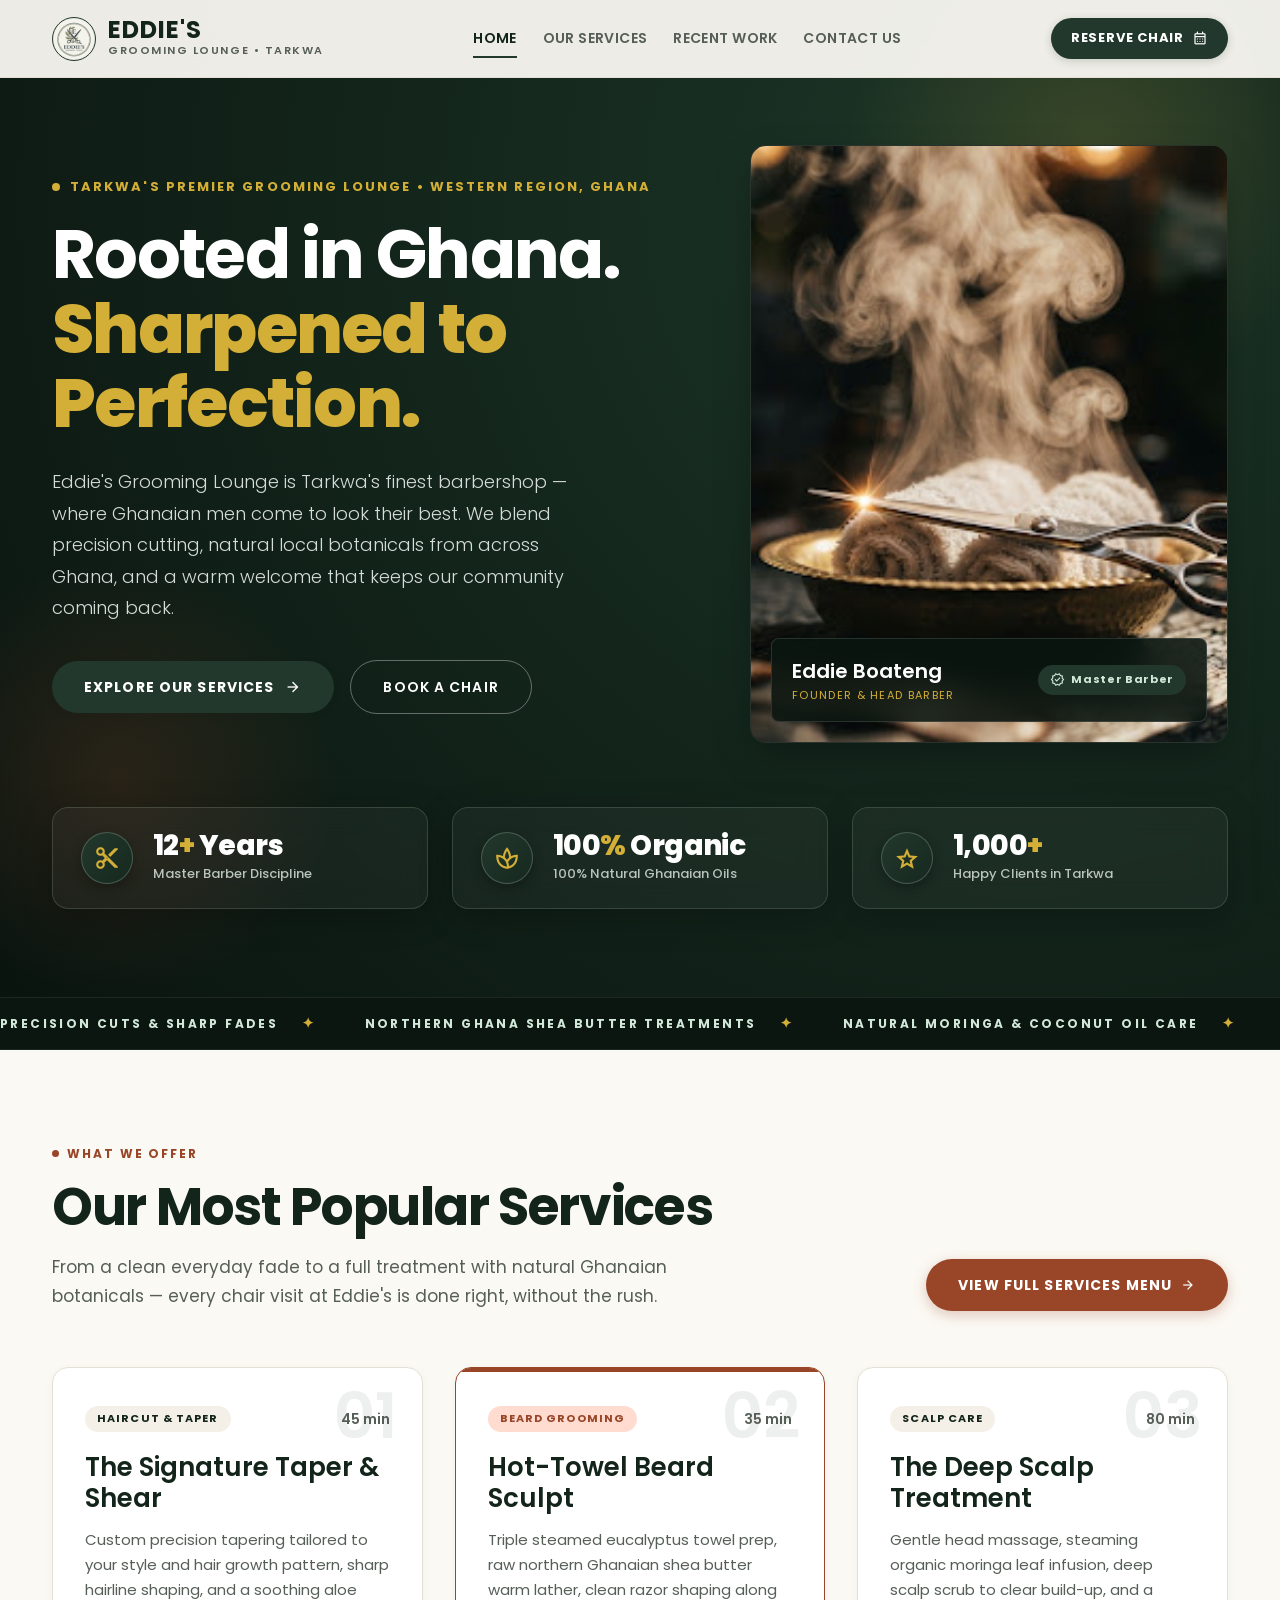
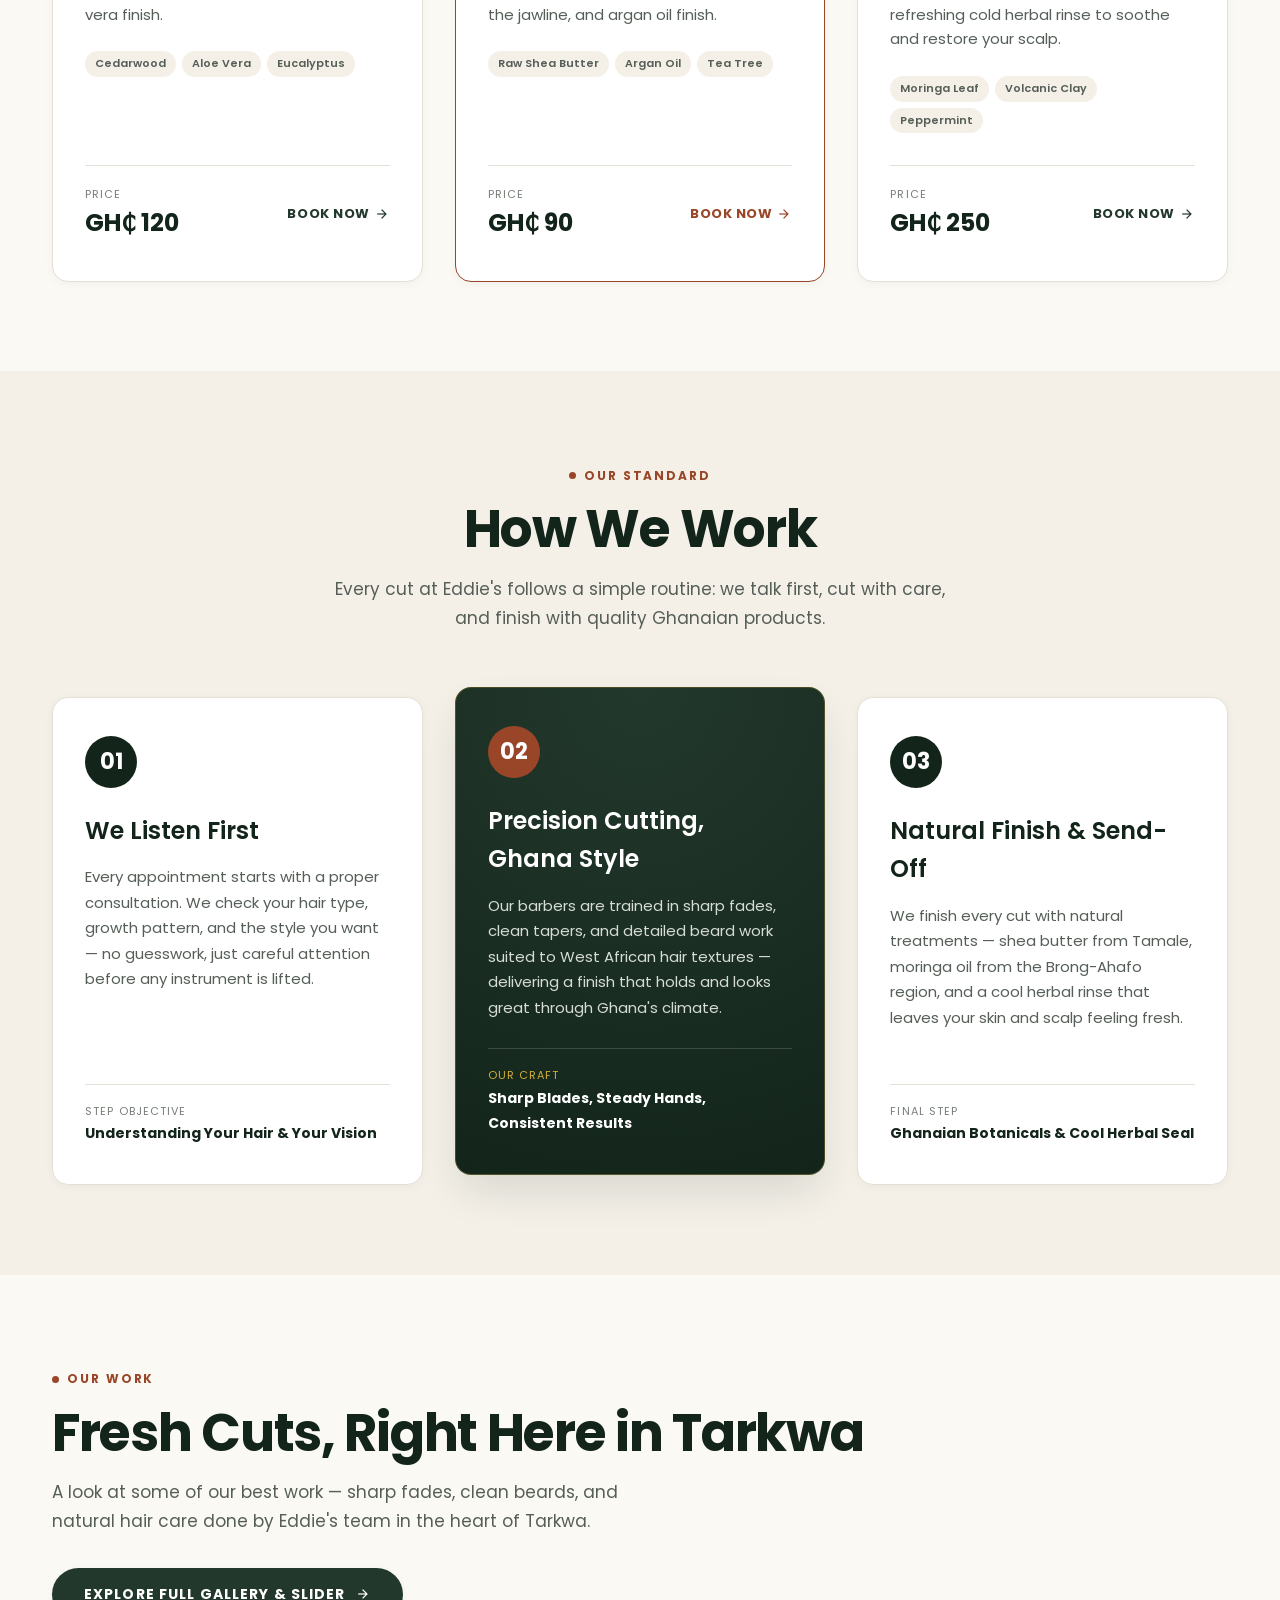
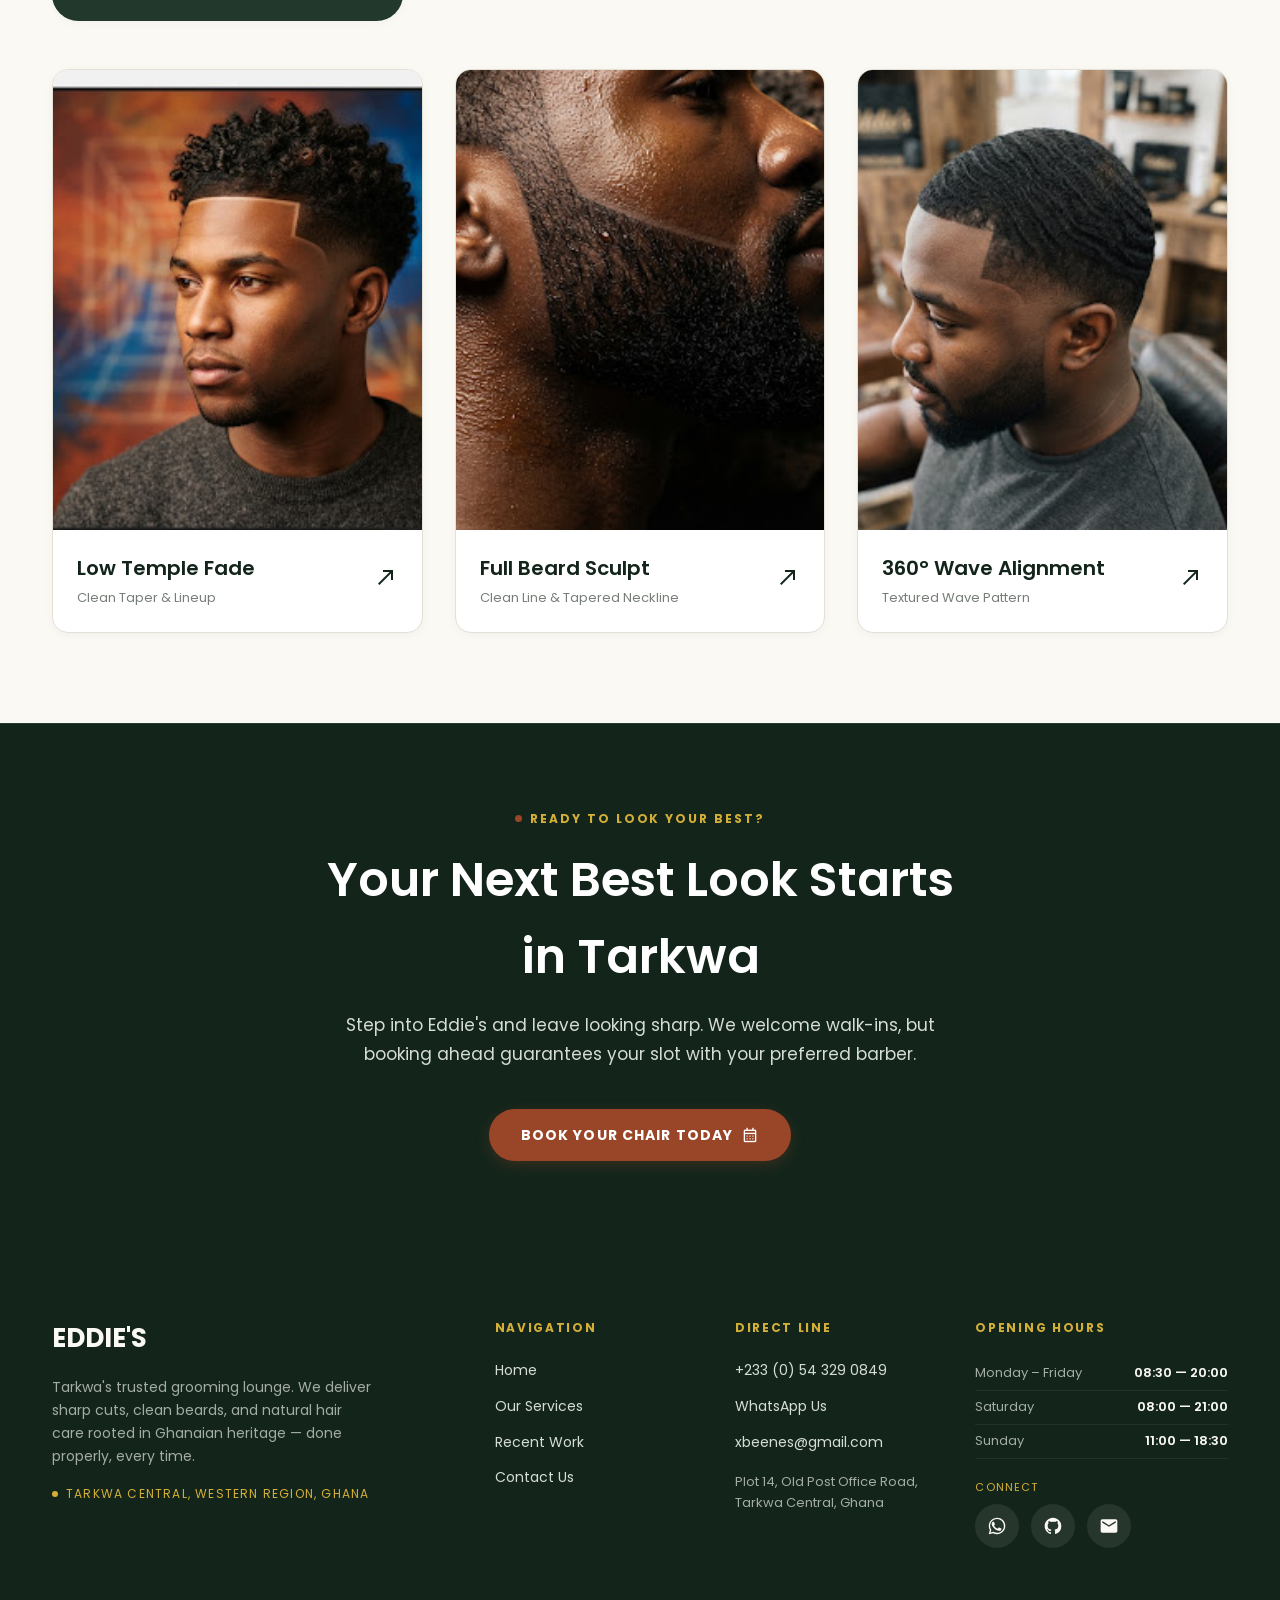
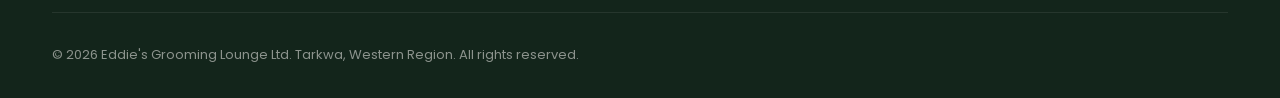
<file: index.html>
<!DOCTYPE html>
<html lang="en">
<head>
  <meta charset="UTF-8" />
  <meta name="viewport" content="width=device-width, initial-scale=1.0" />
  <title>Eddie's Grooming Lounge — Premium Barbershop in Tarkwa, Ghana</title>
  
  <!-- Primary SEO Meta Tags -->
  <meta name="description" content="Eddie's Grooming Lounge is Tarkwa's premier barbershop in the Western Region of Ghana. Precision fades, sharp tapers, beard sculpting, and natural hair care using Ghanaian botanicals. Visit us on Old Post Office Road." />
  <meta name="keywords" content="barbershop Tarkwa, barber Western Region, haircut Ghana, fade haircut Tarkwa, beard grooming Tarkwa, male grooming Ghana, Eddie's Grooming Lounge, Old Post Office Road Tarkwa" />
  <meta name="author" content="Edward Nyame" />
  <meta name="robots" content="index, follow" />
  <meta name="theme-color" content="#13251B" />
  <link rel="canonical" href="https://eddiesgrooming.netlify.app/index.html" />

  <!-- Favicon & Touch Icons -->
  <link rel="icon" type="image/png" href="images/logo.png" />
  <link rel="apple-touch-icon" href="images/logo.png" />

  <!-- Open Graph / WhatsApp / Facebook Sharing -->
  <meta property="og:type" content="website" />
  <meta property="og:url" content="https://eddiesgrooming.netlify.app/index.html" />
  <meta property="og:site_name" content="Eddie's Grooming Lounge" />
  <meta property="og:title" content="Eddie's Grooming Lounge — Premium Barbershop in Tarkwa, Ghana" />
  <meta property="og:description" content="Tarkwa's premier men's grooming lounge. Sharp fades, clean beard sculpting, and natural hair care rooted in Ghanaian heritage." />
  <meta property="og:image" content="images/hero-studio.jpg" />
  <meta property="og:locale" content="en_GH" />

  <!-- Twitter Card -->
  <meta name="twitter:card" content="summary_large_image" />
  <meta name="twitter:url" content="https://eddiesgrooming.netlify.app/index.html" />
  <meta name="twitter:title" content="Eddie's Grooming Lounge — Premium Barbershop in Tarkwa, Ghana" />
  <meta name="twitter:description" content="Tarkwa's premier men's grooming lounge. Sharp fades, clean beard sculpting, and natural hair care rooted in Ghanaian heritage." />
  <meta name="twitter:image" content="images/hero-studio.jpg" />

  <!-- Geotagging for Local Search -->
  <meta name="geo.region" content="GH-WP" />
  <meta name="geo.placename" content="Tarkwa" />
  <meta name="geo.position" content="5.3018;-1.9930" />
  <meta name="ICBM" content="5.3018, -1.9930" />

  <!-- Structured Data: Local Business / Barbershop -->
  <script type="application/ld+json">
  {
    "@context": "https://schema.org",
    "@type": "Barbershop",
    "name": "Eddie's Grooming Lounge",
    "image": "images/hero-studio.jpg",
    "logo": "images/logo.png",
    "url": "https://eddiesgrooming.netlify.app/index.html",
    "telephone": "+233543290849",
    "email": "xbeenes@gmail.com",
    "sameAs": [
      "https://github.com/mrgranthox",
      "https://wa.me/233543290849"
    ],
    "priceRange": "GH₵ 90 - GH₵ 400",
    "address": {
      "@type": "PostalAddress",
      "streetAddress": "Plot 14, Old Post Office Road",
      "addressLocality": "Tarkwa Central",
      "addressRegion": "Western Region",
      "addressCountry": "GH"
    },
    "geo": {
      "@type": "GeoCoordinates",
      "latitude": 5.3018,
      "longitude": -1.9930
    },
    "openingHoursSpecification": [
      {
        "@type": "OpeningHoursSpecification",
        "dayOfWeek": ["Monday", "Tuesday", "Wednesday", "Thursday", "Friday", "Saturday"],
        "opens": "08:00",
        "closes": "20:00"
      },
      {
        "@type": "OpeningHoursSpecification",
        "dayOfWeek": "Sunday",
        "opens": "11:00",
        "closes": "18:30"
      }
    ]
  }
  </script>

  <!-- Google Fonts: Poppins (Clean Modern Architectural Luxury) -->
  <link rel="preconnect" href="https://fonts.googleapis.com" />
  <link rel="preconnect" href="https://fonts.gstatic.com" crossorigin />
  <link href="https://fonts.googleapis.com/css2?family=Poppins:ital,wght@0,300;0,400;0,500;0,600;0,700;0,800;1,300;1,400;1,600;1,700&display=swap" rel="stylesheet" />
  
  <!-- Material Symbols Outlined Icons -->
  <link href="https://fonts.googleapis.com/css2?family=Material+Symbols+Outlined:opsz,wght,FILL,GRAD@24,400,0,0" rel="stylesheet" />

  <!-- Master Stylesheet -->
  <link rel="stylesheet" href="css/style.css" />

  <!-- Master Script & Navigation Component -->
  <script src="js/script.js" defer></script>
  <script src="js/navigation.js" defer></script>
</head>
<body>

  <!-- Site Header -->
  <header class="site-header" id="site-header">
    <div class="container navbar">
      <!-- Brand Identity -->
      <a href="index.html" class="brand" aria-label="Eddie's Grooming Lounge Home">
        <img src="images/logo.png" alt="Eddie's Grooming Lounge Emblem" class="brand-emblem" />
        <div class="brand-text">
          <span class="brand-name">EDDIE'S</span>
          <span class="brand-tagline">Grooming Lounge • Tarkwa</span>
        </div>
      </a>

      <!-- Desktop Nav -->
      <nav class="nav-menu" data-component="nav-menu" aria-label="Primary navigation">
        <a href="index.html" class="nav-link active">Home</a>
        <a href="services.html" class="nav-link">Our Services</a>
        <a href="portfolio.html" class="nav-link">Recent Work</a>
        <a href="contact.html" class="nav-link">Contact Us</a>
      </nav>

      <!-- Nav Actions -->
      <div class="nav-actions">
        <a href="contact.html" class="btn-reserve-nav">
          <span>Reserve Chair</span>
          <span class="material-symbols-outlined" style="font-size: 16px;">calendar_month</span>
        </a>

        <!-- Mobile Toggle -->
        <button class="mobile-toggle" id="mobile-toggle" aria-label="Toggle mobile menu" aria-expanded="false" type="button">
          <span></span>
          <span></span>
          <span></span>
        </button>
      </div>
    </div>
  </header>

  <!-- Mobile Nav Drawer -->
  <div class="mobile-drawer-scrim" id="mobile-drawer-scrim"></div>
  <nav class="mobile-drawer" id="mobile-drawer" data-component="mobile-drawer" aria-label="Mobile navigation" aria-hidden="true">
    <div style="display: flex; align-items: center; gap: 0.875rem; margin-bottom: 1.5rem; padding-bottom: 1rem; border-bottom: 1px solid var(--color-border);">
      <img src="images/logo.png" alt="Eddie's Logo" style="width: 42px; height: 42px; border-radius: 50%;" />
      <div>
        <div style="font-family: var(--font-serif); font-size: 1.375rem; font-weight: 700; color: var(--color-primary); line-height: 1;">EDDIE'S</div>
        <div style="font-size: 0.625rem; text-transform: uppercase; letter-spacing: 0.12em; color: var(--color-text-muted); margin-top: 2px;">Tarkwa, Western Region</div>
      </div>
    </div>
    <a href="index.html" class="mobile-nav-link active">Home</a>
    <a href="services.html" class="mobile-nav-link">Our Services</a>
    <a href="portfolio.html" class="mobile-nav-link">Recent Work</a>
    <a href="contact.html" class="mobile-nav-link">Contact Us</a>
    <div style="margin-top: auto; padding-top: 1.5rem;">
      <a href="contact.html" class="btn-terracotta" style="width: 100%;">
        <span>Book an Appointment</span>
      </a>
    </div>
  </nav>

  <main>
    <!-- Hero Section -->
    <section class="hero-section" id="hero">
      <div class="hero-glow-1"></div>
      <div class="hero-glow-2"></div>

      <div class="container">
        <div class="hero-grid">
          <!-- Hero Content -->
          <div>
            <div class="hero-overline">
              <span style="display: inline-block; width: 8px; height: 8px; border-radius: 50%; background: var(--color-gold);"></span>
              Tarkwa's Premier Grooming Lounge • Western Region, Ghana
            </div>
            
            <h1 class="hero-headline">
              Rooted in Ghana.<br />
              <em>Sharpened to Perfection.</em>
            </h1>

            <p class="hero-description">
              Eddie's Grooming Lounge is Tarkwa's finest barbershop — where Ghanaian men come to look their best. We blend precision cutting, natural local botanicals from across Ghana, and a warm welcome that keeps our community coming back.
            </p>

            <div class="hero-actions">
              <a href="services.html" class="btn-primary">
                <span>Explore Our Services</span>
                <span class="material-symbols-outlined" style="font-size: 18px;">arrow_forward</span>
              </a>
              <a href="contact.html" class="btn-secondary">
                <span>Book a Chair</span>
              </a>
            </div>
          </div>

          <!-- Right Column: Hero Visual Studio Card -->
          <div class="hero-visual">
            <div class="hero-image-card">
              <img src="images/hero-studio.jpg" alt="Interior view of Eddie's Grooming Lounge barber studio in Tarkwa, Ghana" width="600" height="750" />
              
              <!-- Barber Profile Badge -->
              <div class="hero-badge-overlay">
                <div>
                  <div class="craftsman-name">Eddie Boateng</div>
                  <div class="craftsman-title">Founder &amp; Head Barber</div>
                </div>
                <div class="verified-pill">
                  <span class="material-symbols-outlined" style="font-size: 15px;">verified</span>
                  <span>Master Barber</span>
                </div>
              </div>
            </div>
          </div>
        </div>

        <!-- Stats Row -->
        <div class="hero-stats-ribbon">
          <!-- Card 1 -->
          <div class="stat-glass-card">
            <div class="stat-icon-wrap">
              <span class="material-symbols-outlined" style="font-size: 26px;">content_cut</span>
            </div>
            <div>
              <div class="stat-value">12<em>+</em> Years</div>
              <div class="stat-label">Master Barber Discipline</div>
            </div>
          </div>

          <!-- Card 2 -->
          <div class="stat-glass-card">
            <div class="stat-icon-wrap">
              <span class="material-symbols-outlined" style="font-size: 26px;">spa</span>
            </div>
            <div>
              <div class="stat-value">100<em>%</em> Organic</div>
              <div class="stat-label">100% Natural Ghanaian Oils</div>
            </div>
          </div>

          <!-- Card 3 -->
          <div class="stat-glass-card">
            <div class="stat-icon-wrap">
              <span class="material-symbols-outlined" style="font-size: 26px;">star</span>
            </div>
            <div>
              <div class="stat-value">1,000<em>+</em></div>
              <div class="stat-label">Happy Clients in Tarkwa</div>
            </div>
          </div>
        </div>
      </div>
    </section>

    <!-- Scrolling Ticker -->
    <div class="ticker-wrap" aria-hidden="true">
      <div class="ticker-content">
        <span class="ticker-item">Precision Cuts & Sharp Fades</span>
        <span class="ticker-item">Northern Ghana Shea Butter Treatments</span>
        <span class="ticker-item">Natural Moringa & Coconut Oil Care</span>
        <span class="ticker-item">Warm Welcome, Every Time</span>
        <span class="ticker-item">Tarkwa Central • Western Region, Ghana</span>
        <span class="ticker-item">Precision Cuts & Sharp Fades</span>
        <span class="ticker-item">Northern Ghana Shea Butter Treatments</span>
        <span class="ticker-item">Natural Moringa & Coconut Oil Care</span>
        <span class="ticker-item">Warm Welcome, Every Time</span>
        <span class="ticker-item">Tarkwa Central • Western Region, Ghana</span>
      </div>
    </div>

    <!-- Services Preview -->
    <section class="section-services" id="services">
      <div class="container">
        <div class="services-header">
          <div>
            <div class="section-tag">What We Offer</div>
            <h2 class="section-title">Our Most Popular Services</h2>
            <p class="section-subtitle">
              From a clean everyday fade to a full treatment with natural Ghanaian botanicals — every chair visit at Eddie's is done right, without the rush.
            </p>
          </div>
          <a href="services.html" class="btn-terracotta">
            <span>View Full Services Menu</span>
            <span class="material-symbols-outlined" style="font-size: 16px;">arrow_forward</span>
          </a>
        </div>

        <div class="services-grid">
          <!-- Card 1 -->
          <article class="service-card">
            <span class="service-watermark">01</span>
            <div>
              <div class="service-header">
                <span class="service-category-badge">Haircut &amp; Taper</span>
                <span class="service-duration">45 min</span>
              </div>
              <h3 class="service-title">The Signature Taper &amp; Shear</h3>
              <p class="service-description">
                Custom precision tapering tailored to your style and hair growth pattern, sharp hairline shaping, and a soothing aloe vera finish.
              </p>
              <div class="botanical-tags">
                <span class="botanical-tag">Cedarwood</span>
                <span class="botanical-tag">Aloe Vera</span>
                <span class="botanical-tag">Eucalyptus</span>
              </div>
            </div>
            <div class="service-footer">
              <div>
                <span class="service-price-label">Price</span>
                <span class="service-price">GH₵ 120</span>
              </div>
              <a href="contact.html" class="service-book-link">
                <span>Book Now</span>
                <span class="material-symbols-outlined" style="font-size: 16px;">arrow_forward</span>
              </a>
            </div>
          </article>

          <!-- Card 2 (Featured) -->
          <article class="service-card featured">
            <div class="featured-accent-bar"></div>
            <span class="service-watermark">02</span>
            <div>
              <div class="service-header">
                <span class="service-category-badge">Beard Grooming</span>
                <span class="service-duration">35 min</span>
              </div>
              <h3 class="service-title">Hot-Towel Beard Sculpt</h3>
              <p class="service-description">
                Triple steamed eucalyptus towel prep, raw northern Ghanaian shea butter warm lather, clean razor shaping along the jawline, and argan oil finish.
              </p>
              <div class="botanical-tags">
                <span class="botanical-tag">Raw Shea Butter</span>
                <span class="botanical-tag">Argan Oil</span>
                <span class="botanical-tag">Tea Tree</span>
              </div>
            </div>
            <div class="service-footer">
              <div>
                <span class="service-price-label">Price</span>
                <span class="service-price">GH₵ 90</span>
              </div>
              <a href="contact.html" class="service-book-link" style="color: var(--color-secondary);">
                <span>Book Now</span>
                <span class="material-symbols-outlined" style="font-size: 16px;">arrow_forward</span>
              </a>
            </div>
          </article>

          <!-- Card 3 -->
          <article class="service-card">
            <span class="service-watermark">03</span>
            <div>
              <div class="service-header">
                <span class="service-category-badge">Scalp Care</span>
                <span class="service-duration">80 min</span>
              </div>
              <h3 class="service-title">The Deep Scalp Treatment</h3>
              <p class="service-description">
                Gentle head massage, steaming organic moringa leaf infusion, deep scalp scrub to clear build-up, and a refreshing cold herbal rinse to soothe and restore your scalp.
              </p>
              <div class="botanical-tags">
                <span class="botanical-tag">Moringa Leaf</span>
                <span class="botanical-tag">Volcanic Clay</span>
                <span class="botanical-tag">Peppermint</span>
              </div>
            </div>
            <div class="service-footer">
              <div>
                <span class="service-price-label">Price</span>
                <span class="service-price">GH₵ 250</span>
              </div>
              <a href="contact.html" class="service-book-link">
                <span>Book Now</span>
                <span class="material-symbols-outlined" style="font-size: 16px;">arrow_forward</span>
              </a>
            </div>
          </article>
        </div>
      </div>
    </section>

    <!-- How We Work -->
    <section class="section-method" id="how-we-work">
      <div class="container">
        <div class="method-intro">
          <div class="section-tag">Our Standard</div>
          <h2 class="section-title">How We Work</h2>
          <p class="section-subtitle" style="margin: 0 auto;">
            Every cut at Eddie's follows a simple routine: we talk first, cut with care, and finish with quality Ghanaian products.
          </p>
        </div>

        <div class="method-grid">
          <!-- Pillar 01 -->
          <div class="method-step">
            <div>
              <div class="method-number">01</div>
              <h3 class="method-title">We Listen First</h3>
              <p class="method-text">
                Every appointment starts with a proper consultation. We check your hair type, growth pattern, and the style you want — no guesswork, just careful attention before any instrument is lifted.
              </p>
            </div>
            <div class="method-spec">
              <span class="method-spec-label">Step Objective</span>
              <span class="method-spec-val">Understanding Your Hair & Your Vision</span>
            </div>
          </div>

          <!-- Step 02 -->
          <div class="method-step highlighted">
            <div>
              <div class="method-number">02</div>
              <h3 class="method-title">Precision Cutting, Ghana Style</h3>
              <p class="method-text">
                Our barbers are trained in sharp fades, clean tapers, and detailed beard work suited to West African hair textures — delivering a finish that holds and looks great through Ghana's climate.
              </p>
            </div>
            <div class="method-spec">
              <span class="method-spec-label">Our Craft</span>
              <span class="method-spec-val">Sharp Blades, Steady Hands, Consistent Results</span>
            </div>
          </div>

          <!-- Pillar 03 -->
          <div class="method-step">
            <div>
              <div class="method-number">03</div>
              <h3 class="method-title">Natural Finish & Send-Off</h3>
              <p class="method-text">
                We finish every cut with natural treatments — shea butter from Tamale, moringa oil from the Brong-Ahafo region, and a cool herbal rinse that leaves your skin and scalp feeling fresh.
              </p>
            </div>
            <div class="method-spec">
              <span class="method-spec-label">Final Step</span>
              <span class="method-spec-val">Ghanaian Botanicals &amp; Cool Herbal Seal</span>
            </div>
          </div>
        </div>
      </div>
    </section>

    <!-- Recent Work -->
    <section class="section-work" id="recent-work">
      <div class="container">
        <div class="work-header">
          <div>
            <div class="section-tag">Our Work</div>
            <h2 class="section-title">Fresh Cuts, Right Here in Tarkwa</h2>
            <p class="section-subtitle">
              A look at some of our best work — sharp fades, clean beards, and natural hair care done by Eddie's team in the heart of Tarkwa.
            </p>
          </div>
          <a href="portfolio.html" class="btn-primary">
            <span>Explore Full Gallery &amp; Slider</span>
            <span class="material-symbols-outlined" style="font-size: 16px;">arrow_forward</span>
          </a>
        </div>

        <div class="work-grid">
          <!-- Case 1 -->
          <article class="work-card">
            <div class="work-media">
              <img src="images/work-taper.jpg" alt="Low temple fade haircut with clean hairline" loading="lazy" />
              <div class="work-hover-details">
                <span class="work-meta-tag">Barber: Kwame Osei</span>
                <div class="work-hover-title">Low Temple Fade &amp; Textured Top</div>
                <div class="work-hover-desc">Finished with botanical matte clay and a cool herbal rinse.</div>
              </div>
            </div>
            <div class="work-body">
              <div>
                <h3 class="work-title">Low Temple Fade</h3>
                <span class="work-subtitle">Clean Taper &amp; Lineup</span>
              </div>
              <a href="portfolio.html" aria-label="View portfolio"><span class="material-symbols-outlined" style="color: var(--color-primary);">north_east</span></a>
            </div>
          </article>

          <!-- Case 2 -->
          <article class="work-card">
            <div class="work-media">
              <img src="images/work-beard.jpg" alt="Contoured beard sculpt with sharp cheek line boundary" loading="lazy" />
              <div class="work-hover-details">
                <span class="work-meta-tag">Barber: Eddie Boateng</span>
                <div class="work-hover-title">Full Beard Sculpt</div>
                <div class="work-hover-desc">Triple hot towel steam &amp; raw shea butter finish.</div>
              </div>
            </div>
            <div class="work-body">
              <div>
                <h3 class="work-title">Full Beard Sculpt</h3>
                <span class="work-subtitle">Clean Line &amp; Tapered Neckline</span>
              </div>
              <a href="portfolio.html" aria-label="View portfolio"><span class="material-symbols-outlined" style="color: var(--color-primary);">north_east</span></a>
            </div>
          </article>

          <!-- Case 3 -->
          <article class="work-card">
            <div class="work-media">
              <img src="images/work-waves.jpg" alt="360 waves hair alignment and low temple drop fade" loading="lazy" />
              <div class="work-hover-details">
                <span class="work-meta-tag">Barber: Kwame Osei</span>
                <div class="work-hover-title">360° Wave Pattern Cut</div>
                <div class="work-hover-desc">Clean wave compression with golden jojoba finish.</div>
              </div>
            </div>
            <div class="work-body">
              <div>
                <h3 class="work-title">360° Wave Alignment</h3>
                <span class="work-subtitle">Textured Wave Pattern</span>
              </div>
              <a href="portfolio.html" aria-label="View portfolio"><span class="material-symbols-outlined" style="color: var(--color-primary);">north_east</span></a>
            </div>
          </article>
        </div>
      </div>
    </section>

    <!-- Call to Action Banner -->
    <section class="section-contact-cta" id="contact" style="background: var(--color-primary); color: #FFFFFF; padding: 5rem 0; text-align: center; border-top: 1px solid rgba(255, 255, 255, 0.1);">
      <div class="container" style="max-width: 700px;">
        <span class="section-tag" style="color: var(--color-gold);">Ready to Look Your Best?</span>
        <h2 style="font-family: var(--font-serif); font-size: clamp(2rem, 4vw, 3rem); font-weight: 600; margin-bottom: 1rem;">Your Next Best Look Starts in Tarkwa</h2>
        <p style="color: #D6DCD8; font-size: 1.0625rem; line-height: 1.7; margin-bottom: 2.5rem;">
          Step into Eddie's and leave looking sharp. We welcome walk-ins, but booking ahead guarantees your slot with your preferred barber.
        </p>
        <a href="contact.html" class="btn-terracotta">
          <span>Book Your Chair Today</span>
          <span class="material-symbols-outlined" style="font-size: 18px;">calendar_month</span>
        </a>
      </div>
    </section>
  </main>

  <!-- Site Footer -->
  <footer class="site-footer">
    <div class="container">
      <div class="footer-grid">
        <!-- Col 1: Brand Info -->
        <div class="footer-brand">
          <div class="footer-brand-title">EDDIE'S</div>
          <p class="footer-brand-desc">
            Tarkwa's trusted grooming lounge. We deliver sharp cuts, clean beards, and natural hair care rooted in Ghanaian heritage — done properly, every time.
          </p>
          <div style="font-size: 0.75rem; text-transform: uppercase; letter-spacing: 0.1em; color: var(--color-gold); display: flex; align-items: center; gap: 0.5rem;">
            <span style="width: 6px; height: 6px; border-radius: 50%; background: var(--color-gold);"></span>
            Tarkwa Central, Western Region, Ghana
          </div>
        </div>

        <!-- Col 2: Navigation Links -->
        <div data-component="footer-nav">
          <div class="footer-col-title">Navigation</div>
          <ul class="footer-links">
            <li><a href="index.html" class="footer-link">Home</a></li>
            <li><a href="services.html" class="footer-link">Our Services</a></li>
            <li><a href="portfolio.html" class="footer-link">Recent Work</a></li>
            <li><a href="contact.html" class="footer-link">Contact Us</a></li>
          </ul>
        </div>

        <!-- Col 3: Direct Contact -->
        <div>
          <div class="footer-col-title">Direct Line</div>
          <ul class="footer-links">
            <li><a href="tel:+233543290849" class="footer-link">+233 (0) 54 329 0849</a></li>
            <li><a href="https://wa.me/233543290849" target="_blank" rel="noopener" class="footer-link">WhatsApp Us</a></li>
            <li><a href="mailto:xbeenes@gmail.com" class="footer-link">xbeenes@gmail.com</a></li>
            <li style="color: #A3ACA5; font-size: 0.8125rem; margin-top: 0.5rem;">
              Plot 14, Old Post Office Road,<br />Tarkwa Central, Ghana
            </li>
          </ul>
        </div>

        <!-- Col 4: Opening Hours -->
        <div>
          <div class="footer-col-title">Opening Hours</div>
          <div class="footer-hours-row">
            <span>Monday – Friday</span>
            <span>08:30 — 20:00</span>
          </div>
          <div class="footer-hours-row">
            <span>Saturday</span>
            <span>08:00 — 21:00</span>
          </div>
          <div class="footer-hours-row">
            <span>Sunday</span>
            <span>11:00 — 18:30</span>
          </div>

          <!-- Social Links: WhatsApp, GitHub, Email -->
          <div style="margin-top: 1.25rem;">
            <div style="font-size: 0.6875rem; text-transform: uppercase; letter-spacing: 0.1em; color: var(--color-gold); margin-bottom: 0.5rem;">Connect</div>
            <div class="social-links">
              <a href="https://wa.me/233543290849" target="_blank" rel="noopener" class="social-icon-btn" aria-label="WhatsApp">
                <svg width="20" height="20" viewBox="0 0 24 24" fill="currentColor" aria-hidden="true">
                  <path d="M12.04 2c-5.46 0-9.91 4.45-9.91 9.91 0 1.75.46 3.45 1.32 4.95L2.05 22l5.25-1.38c1.45.79 3.08 1.21 4.74 1.21 5.46 0 9.91-4.45 9.91-9.91 0-2.65-1.03-5.14-2.9-7.01A9.816 9.816 0 0 0 12.04 2m.01 1.67c2.2 0 4.26.86 5.82 2.42a8.225 8.225 0 0 1 2.41 5.83c0 4.54-3.7 8.24-8.24 8.24-1.48 0-2.93-.4-4.2-1.15l-.3-.18-3.12.82.83-3.04-.2-.31a8.196 8.196 0 0 1-1.26-4.38c0-4.54 3.7-8.24 8.24-8.24M8.53 7.33c-.2-.43-.41-.44-.61-.45-.16-.01-.35-.01-.53-.01-.19 0-.49.07-.75.35-.26.27-1 1-1 2.43 0 1.43 1.03 2.82 1.18 3.01.15.19 2.03 3.1 4.93 4.35 2.41 1.04 2.9.83 3.42.79.53-.05 1.71-.7 1.95-1.37.24-.67.24-1.25.17-1.37-.07-.12-.26-.19-.55-.33s-1.71-.85-1.98-.95c-.26-.1-.45-.15-.65.15-.19.29-.75.95-.92 1.14-.17.19-.34.22-.63.07-.29-.15-1.23-.45-2.35-1.45-.87-.77-1.45-1.72-1.62-2.01-.17-.29-.02-.45.13-.59.13-.13.29-.34.43-.51.15-.17.19-.29.29-.48.1-.19.05-.36-.02-.5-.08-.15-.65-1.57-.9-2.15z"/>
                </svg>
              </a>
              <a href="https://github.com/mrgranthox" target="_blank" rel="noopener" class="social-icon-btn" aria-label="GitHub">
                <svg width="20" height="20" viewBox="0 0 24 24" fill="currentColor" aria-hidden="true">
                  <path fill-rule="evenodd" clip-rule="evenodd" d="M12 2C6.477 2 2 6.484 2 12.017c0 4.425 2.865 8.18 6.839 9.504.5.092.682-.217.682-.483 0-.237-.008-.868-.013-1.703-2.782.605-3.369-1.343-3.369-1.343-.454-1.158-1.11-1.466-1.11-1.466-.908-.62.069-.608.069-.608 1.003.07 1.53 1.032 1.53 1.032.892 1.53 2.341 1.088 2.91.832.092-.647.35-1.088.636-1.338-2.22-.253-4.555-1.113-4.555-4.951 0-1.093.39-1.988 1.029-2.688-.103-.253-.446-1.272.098-2.65 0 0 .84-.27 2.75 1.026A9.564 9.564 0 0 1 12 6.844c.85.004 1.705.115 2.504.337 1.909-1.296 2.747-1.027 2.747-1.027.546 1.379.202 2.398.1 2.651.64.7 1.028 1.595 1.028 2.688 0 3.848-2.339 4.695-4.566 4.943.359.309.678.92.678 1.855 0 1.338-.012 2.419-.012 2.747 0 .268.18.58.688.482A10.019 10.019 0 0 0 22 12.017C22 6.484 17.522 2 12 2z"/>
                </svg>
              </a>
              <a href="mailto:xbeenes@gmail.com" class="social-icon-btn" aria-label="Email">
                <svg width="20" height="20" viewBox="0 0 24 24" fill="currentColor" aria-hidden="true">
                  <path d="M20 4H4c-1.1 0-1.99.9-1.99 2L2 18c0 1.1.9 2 2 2h16c1.1 0 2-.9 2-2V6c0-1.1-.9-2-2-2zm0 4-8 5-8-5V6l8 5 8-5v2z"/>
                </svg>
              </a>
            </div>
          </div>
        </div>
      </div>

      <!-- Footer Bottom -->
      <div class="footer-bottom">
        <div>&copy; 2026 Eddie's Grooming Lounge Ltd. Tarkwa, Western Region. All rights reserved.</div>
      </div>
    </div>
  </footer>

  <!-- Floating Back to Top Button -->
  <button class="back-to-top" id="back-to-top" aria-label="Back to top" type="button">
    <span class="material-symbols-outlined">arrow_upward</span>
  </button>

</body>
</html>
</file>
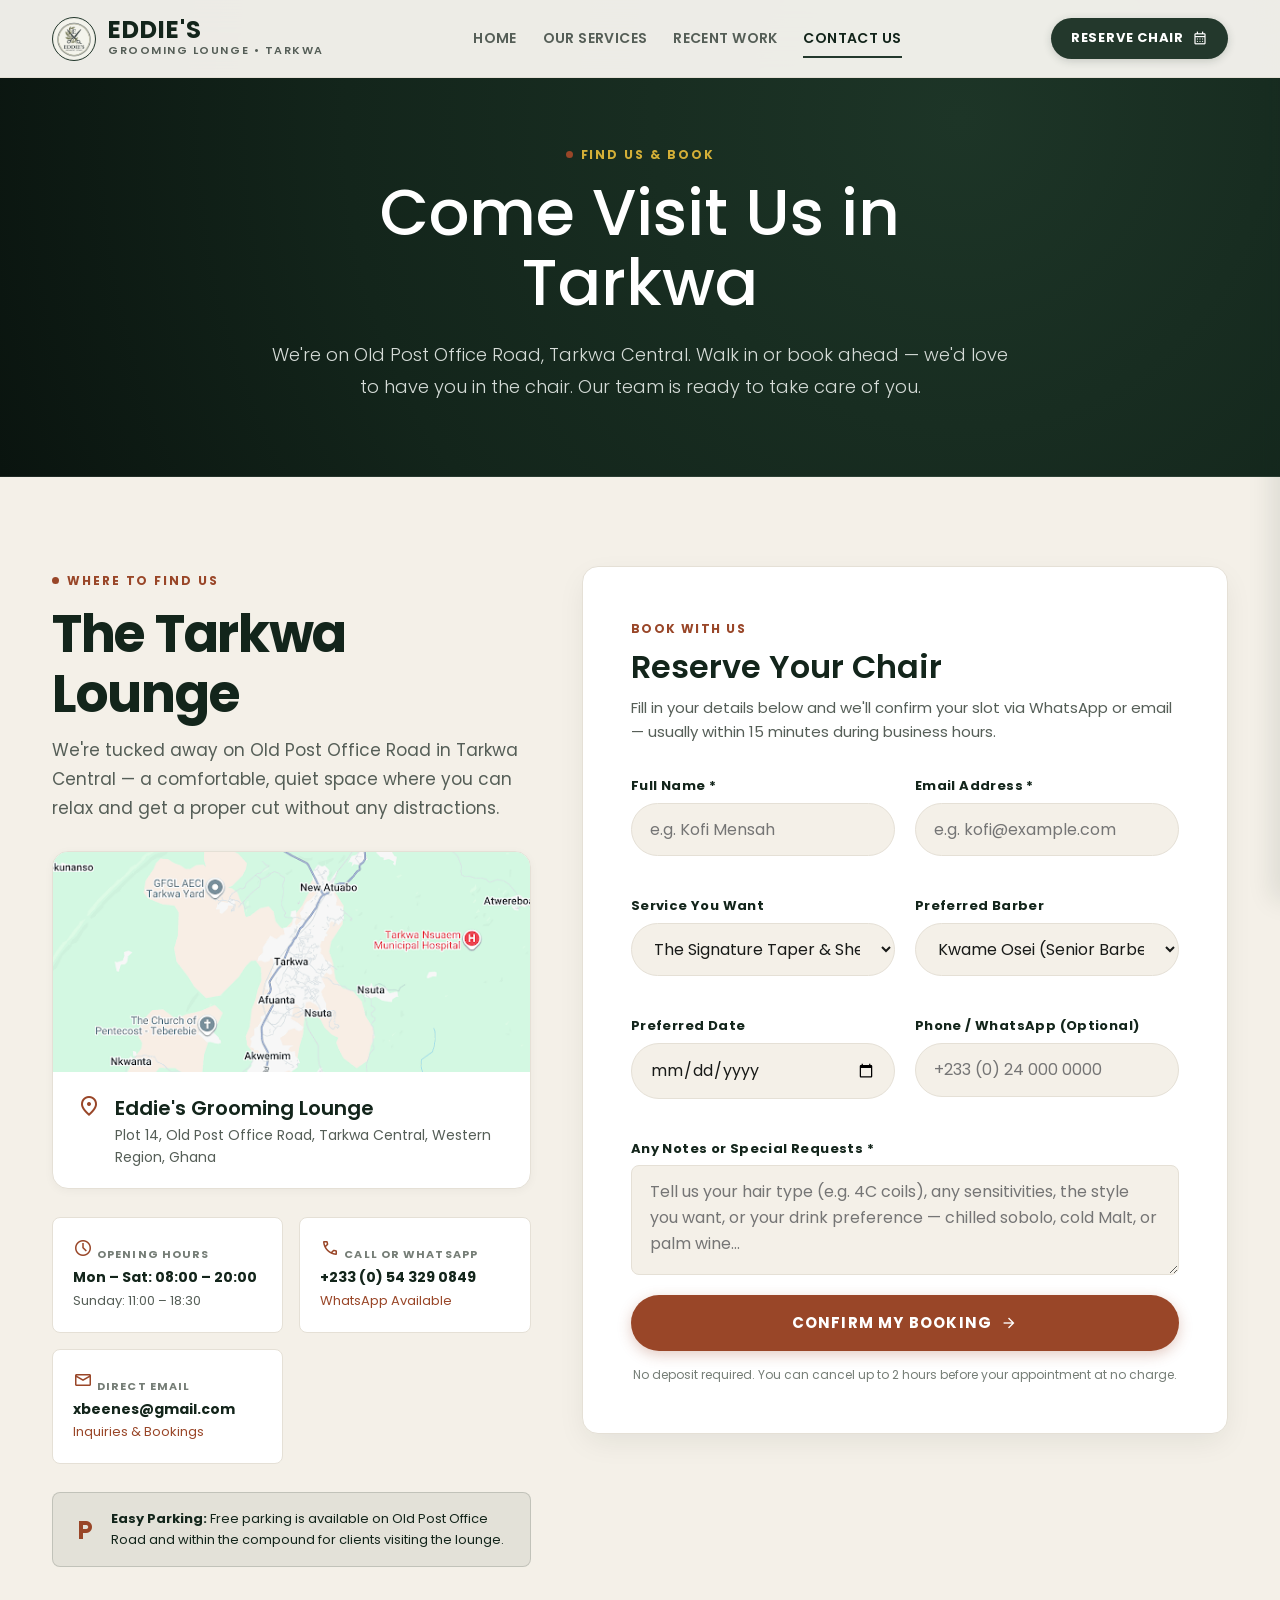
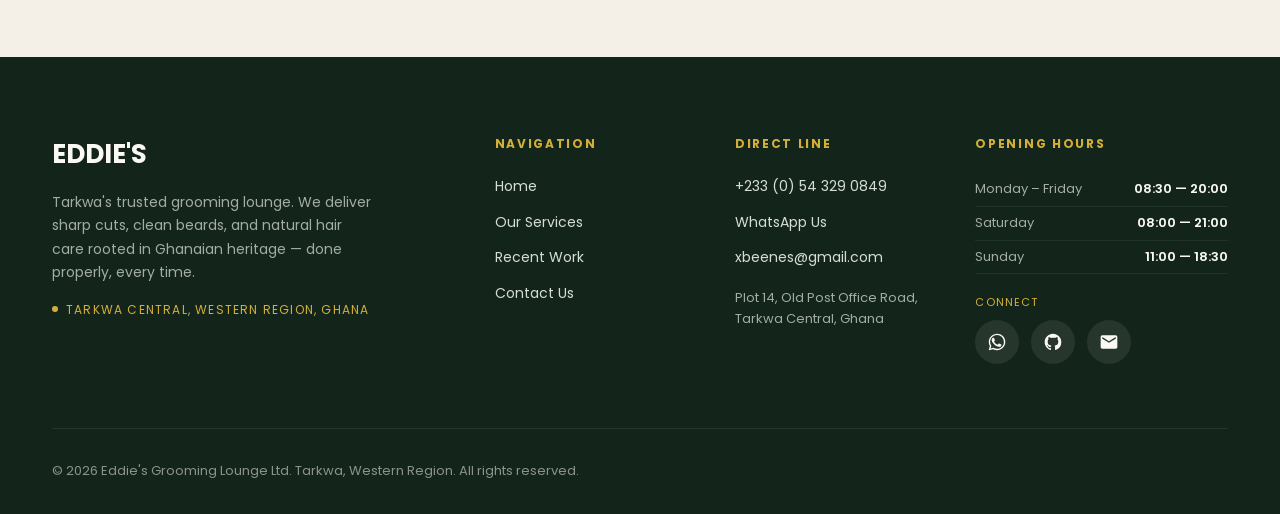
<file: contact.html>
<!DOCTYPE html>
<html lang="en">
<head>
  <meta charset="UTF-8" />
  <meta name="viewport" content="width=device-width, initial-scale=1.0" />
  <title>Contact Us &amp; Book an Appointment — Eddie's Grooming Lounge | Tarkwa, Ghana</title>

  <!-- Primary SEO Meta Tags -->
  <meta name="description" content="Get in touch with Eddie's Grooming Lounge in Tarkwa Central, Western Region, Ghana. Book your haircut, check opening hours, or call/WhatsApp +233 (0) 54 329 0849." />
  <meta name="keywords" content="contact barbershop Tarkwa, book haircut Ghana, barbershop appointment Tarkwa, Eddie's Grooming Lounge contact, Western Region barber phone" />
  <meta name="author" content="Edward Nyame" />
  <meta name="robots" content="index, follow" />
  <meta name="theme-color" content="#13251B" />
  <link rel="canonical" href="https://eddiesgrooming.netlify.app/contact.html" />

  <!-- Favicon & Touch Icons -->
  <link rel="icon" type="image/png" href="images/logo.png" />
  <link rel="apple-touch-icon" href="images/logo.png" />

  <!-- Open Graph / WhatsApp / Facebook Sharing -->
  <meta property="og:type" content="website" />
  <meta property="og:url" content="https://eddiesgrooming.netlify.app/contact.html" />
  <meta property="og:site_name" content="Eddie's Grooming Lounge" />
  <meta property="og:title" content="Contact Us &amp; Book an Appointment — Eddie's Grooming Lounge | Tarkwa, Ghana" />
  <meta property="og:description" content="Book your chair at Eddie's Grooming Lounge on Old Post Office Road, Tarkwa Central. Call or WhatsApp +233 (0) 54 329 0849." />
  <meta property="og:image" content="images/hero-studio.jpg" />
  <meta property="og:locale" content="en_GH" />

  <!-- Twitter Card -->
  <meta name="twitter:card" content="summary_large_image" />
  <meta name="twitter:url" content="https://eddiesgrooming.netlify.app/contact.html" />
  <meta name="twitter:title" content="Contact Us &amp; Book an Appointment — Eddie's Grooming Lounge | Tarkwa, Ghana" />
  <meta name="twitter:description" content="Book your chair at Eddie's Grooming Lounge on Old Post Office Road, Tarkwa Central. Call or WhatsApp +233 (0) 54 329 0849." />
  <meta name="twitter:image" content="images/hero-studio.jpg" />

  <!-- Geotagging for Local Search -->
  <meta name="geo.region" content="GH-WP" />
  <meta name="geo.placename" content="Tarkwa" />
  <meta name="geo.position" content="5.3018;-1.9930" />
  <meta name="ICBM" content="5.3018, -1.9930" />

  <!-- Structured Data: ContactPage & LocalBusiness -->
  <script type="application/ld+json">
  {
    "@context": "https://schema.org",
    "@type": "ContactPage",
    "name": "Eddie's Grooming Lounge Contact & Appointments",
    "url": "https://eddiesgrooming.netlify.app/contact.html",
    "mainEntity": {
      "@type": "Barbershop",
      "name": "Eddie's Grooming Lounge",
      "telephone": "+233543290849",
      "email": "xbeenes@gmail.com",
      "sameAs": [
        "https://github.com/mrgranthox",
        "https://wa.me/233543290849"
      ],
      "address": {
        "@type": "PostalAddress",
        "streetAddress": "Plot 14, Old Post Office Road",
        "addressLocality": "Tarkwa Central",
        "addressRegion": "Western Region",
        "addressCountry": "GH"
      },
      "geo": {
        "@type": "GeoCoordinates",
        "latitude": 5.3018,
        "longitude": -1.9930
      },
      "openingHoursSpecification": [
        {
          "@type": "OpeningHoursSpecification",
          "dayOfWeek": ["Monday", "Tuesday", "Wednesday", "Thursday", "Friday", "Saturday"],
          "opens": "08:00",
          "closes": "20:00"
        },
        {
          "@type": "OpeningHoursSpecification",
          "dayOfWeek": "Sunday",
          "opens": "11:00",
          "closes": "18:30"
        }
      ]
    }
  }
  </script>

  <!-- Google Fonts: Poppins (Clean Modern Architectural Luxury) -->
  <link rel="preconnect" href="https://fonts.googleapis.com" />
  <link rel="preconnect" href="https://fonts.gstatic.com" crossorigin />
  <link href="https://fonts.googleapis.com/css2?family=Poppins:ital,wght@0,300;0,400;0,500;0,600;0,700;0,800;1,300;1,400;1,600;1,700&display=swap" rel="stylesheet" />
  
  <!-- Material Symbols Outlined Icons -->
  <link href="https://fonts.googleapis.com/css2?family=Material+Symbols+Outlined:opsz,wght,FILL,GRAD@24,400,0,0" rel="stylesheet" />

  <!-- Master Stylesheet -->
  <link rel="stylesheet" href="css/style.css" />

  <!-- Master Script & Navigation Component -->
  <script src="js/script.js" defer></script>
  <script src="js/navigation.js" defer></script>
</head>
<body>

  <!-- Site Header -->
  <header class="site-header" id="site-header">
    <div class="container navbar">
      <!-- Brand Identity -->
      <a href="index.html" class="brand" aria-label="Eddie's Grooming Lounge Home">
        <img src="images/logo.png" alt="Eddie's Grooming Lounge Emblem" class="brand-emblem" />
        <div class="brand-text">
          <span class="brand-name">EDDIE'S</span>
          <span class="brand-tagline">Grooming Lounge • Tarkwa</span>
        </div>
      </a>

      <!-- Desktop Nav -->
      <nav class="nav-menu" data-component="nav-menu" aria-label="Primary navigation">
        <a href="index.html" class="nav-link">Home</a>
        <a href="services.html" class="nav-link">Our Services</a>
        <a href="portfolio.html" class="nav-link">Recent Work</a>
        <a href="contact.html" class="nav-link active">Contact Us</a>
      </nav>

      <!-- Nav Actions -->
      <div class="nav-actions">
        <a href="contact.html" class="btn-reserve-nav">
          <span>Reserve Chair</span>
          <span class="material-symbols-outlined" style="font-size: 16px;">calendar_month</span>
        </a>

        <!-- Mobile Toggle -->
        <button class="mobile-toggle" id="mobile-toggle" aria-label="Toggle mobile menu" aria-expanded="false" type="button">
          <span></span>
          <span></span>
          <span></span>
        </button>
      </div>
    </div>
  </header>

  <!-- Mobile Nav Drawer -->
  <div class="mobile-drawer-scrim" id="mobile-drawer-scrim"></div>
  <nav class="mobile-drawer" id="mobile-drawer" data-component="mobile-drawer" aria-label="Mobile navigation" aria-hidden="true">
    <div style="display: flex; align-items: center; gap: 0.875rem; margin-bottom: 1.5rem; padding-bottom: 1rem; border-bottom: 1px solid var(--color-border);">
      <img src="images/logo.png" alt="Eddie's Logo" style="width: 42px; height: 42px; border-radius: 50%;" />
      <div>
        <div style="font-family: var(--font-serif); font-size: 1.375rem; font-weight: 700; color: var(--color-primary); line-height: 1;">EDDIE'S</div>
        <div style="font-size: 0.625rem; text-transform: uppercase; letter-spacing: 0.12em; color: var(--color-text-muted); margin-top: 2px;">Tarkwa, Western Region</div>
      </div>
    </div>
    <a href="index.html" class="mobile-nav-link">Home</a>
    <a href="services.html" class="mobile-nav-link">Our Services</a>
    <a href="portfolio.html" class="mobile-nav-link">Recent Work</a>
    <a href="contact.html" class="mobile-nav-link active">Contact Us</a>
    <div style="margin-top: auto; padding-top: 1.5rem;">
      <a href="contact.html" class="btn-terracotta" style="width: 100%;">
        <span>Book an Appointment</span>
      </a>
    </div>
  </nav>

  <main>
    <!-- Page Hero Banner -->
    <section style="background: radial-gradient(circle at 75% 25%, #1D3527 0%, #13251B 60%, #0A140F 100%); color: #FFFFFF; padding-top: 140px; padding-bottom: 4.5rem; border-bottom: 1px solid rgba(255, 255, 255, 0.08);">
      <div class="container" style="max-width: 820px; text-align: center;">
        <span class="section-tag" style="color: var(--color-gold);">Find Us & Book</span>
        <h1 style="font-family: var(--font-serif); font-size: clamp(2.75rem, 5vw, 4.25rem); font-weight: 500; line-height: 1.1; margin-bottom: 1.25rem;">
          Come Visit Us in Tarkwa
        </h1>
        <p style="color: #D6DCD8; font-size: 1.125rem; line-height: 1.8; font-weight: 300;">
          We're on Old Post Office Road, Tarkwa Central. Walk in or book ahead — we'd love to have you in the chair. Our team is ready to take care of you.
        </p>
      </div>
    </section>

    <!-- Contact Layout -->
    <section class="section-contact">
      <div class="container">
        <div class="contact-layout">
          <!-- Location Info -->
          <div class="location-info-card">
            <div>
              <div class="section-tag">Where to Find Us</div>
              <h2 class="section-title" style="margin-bottom: 0.75rem;">The Tarkwa Lounge</h2>
              <p class="section-subtitle">
                We're tucked away on Old Post Office Road in Tarkwa Central — a comfortable, quiet space where you can relax and get a proper cut without any distractions.
              </p>
            </div>

            <!-- Location Map Box -->
            <div class="location-map-box">
              <img src="images/map-location.jpg" alt="Aerial map view of Tarkwa Central Ghana showing Old Post Office Road and surrounding landscape" class="location-map-img" loading="lazy" />
              <div class="location-map-details">
                <span class="material-symbols-outlined icon-pin">location_on</span>
                <div>
                  <h3 class="location-title">Eddie's Grooming Lounge</h3>
                  <p class="location-address">Plot 14, Old Post Office Road, Tarkwa Central, Western Region, Ghana</p>
                </div>
              </div>
            </div>

            <!-- Contact Info Grid -->
            <div class="contact-info-grid">
              <div class="info-tile">
                <span class="material-symbols-outlined info-tile-icon">schedule</span>
                <span class="info-tile-title">Opening Hours</span>
                <div class="info-tile-text">Mon – Sat: 08:00 – 20:00</div>
                <div style="font-size: 0.8125rem; color: var(--color-text-muted); margin-top: 2px;">Sunday: 11:00 – 18:30</div>
              </div>

              <div class="info-tile">
                <span class="material-symbols-outlined info-tile-icon">call</span>
                <span class="info-tile-title">Call or WhatsApp</span>
                <a href="tel:+233543290849" class="info-tile-text" style="color: var(--color-primary); display: block;">+233 (0) 54 329 0849</a>
                <div style="font-size: 0.8125rem; color: var(--color-secondary); margin-top: 2px;">WhatsApp Available</div>
              </div>

              <div class="info-tile">
                <span class="material-symbols-outlined info-tile-icon">mail</span>
                <span class="info-tile-title">Direct Email</span>
                <a href="mailto:xbeenes@gmail.com" class="info-tile-text" style="color: var(--color-primary); display: block;">xbeenes@gmail.com</a>
                <div style="font-size: 0.8125rem; color: var(--color-secondary); margin-top: 2px;">Inquiries & Bookings</div>
              </div>
            </div>

            <!-- Parking Information -->
            <div class="valet-pill">
              <span class="material-symbols-outlined" style="font-size: 24px; color: var(--color-secondary); flex-shrink: 0;">local_parking</span>
              <div>
                <strong>Easy Parking:</strong> Free parking is available on Old Post Office Road and within the compound for clients visiting the lounge.
              </div>
            </div>
          </div>

          <!-- Contact Form -->
          <div class="contact-form-card">
            <div class="form-header">
              <span style="font-size: 0.75rem; font-weight: 700; text-transform: uppercase; letter-spacing: 0.12em; color: var(--color-secondary);">Book With Us</span>
              <h3 class="form-title">Reserve Your Chair</h3>
              <p class="form-desc">
                Fill in your details below and we'll confirm your slot via WhatsApp or email — usually within 15 minutes during business hours.
              </p>
            </div>

            <!-- Confirmation Banner -->
            <div class="demo-alert" id="demo-alert" role="alert">
              <span class="material-symbols-outlined" style="font-size: 26px; color: var(--color-gold); flex-shrink: 0;">check_circle</span>
              <div>
                <div class="demo-alert-title">Demo Confirmation: Appointment Logged</div>
                <p class="demo-alert-text">
                  This is a demo — no real email is sent. In a live version, this would connect to a booking service.
                </p>
              </div>
            </div>

            <!-- Form Element -->
            <form id="contact-form" novalidate>
              <div class="form-grid-2">
                <!-- Name Field -->
                <div class="form-group">
                  <label for="client-name" class="form-label">Full Name *</label>
                  <input type="text" id="client-name" name="client-name" class="form-input" placeholder="e.g. Kofi Mensah" required />
                  <span class="error-message" id="client-name-error"></span>
                </div>

                <!-- Email Field -->
                <div class="form-group">
                  <label for="client-email" class="form-label">Email Address *</label>
                  <input type="email" id="client-email" name="client-email" class="form-input" placeholder="e.g. kofi@example.com" required />
                  <span class="error-message" id="client-email-error"></span>
                </div>
              </div>

              <div class="form-grid-2">
                <!-- Service Selection -->
                <div class="form-group">
                  <label for="client-service" class="form-label">Service You Want</label>
                  <select id="client-service" name="client-service" class="form-select">
                    <option value="taper">The Signature Taper &amp; Shear (GH₵ 120)</option>
                    <option value="beard">Hot-Towel Beard Sculpt (GH₵ 90)</option>
                    <option value="scalp">Deep Scalp Treatment (GH₵ 250)</option>
                    <option value="shave">Straight Razor Head Shave (GH₵ 110)</option>
                    <option value="beard-steam">Hydrating Beard Steam &amp; Deep Mask (GH₵ 140)</option>
                    <option value="full">The Tarkwa VIP Experience (GH₵ 400)</option>
                  </select>
                </div>

                <!-- Master Barber Selection -->
                <div class="form-group">
                  <label for="client-barber" class="form-label">Preferred Barber</label>
                  <select id="client-barber" name="client-barber" class="form-select">
                    <option value="kwame">Kwame Osei (Senior Barber)</option>
                    <option value="eddie">Eddie Boateng (Founder & Head Barber)</option>
                    <option value="nana">Nana Yaw (Scalp &amp; Natural Hair Specialist)</option>
                    <option value="any">First Available Barber</option>
                  </select>
                </div>
              </div>

              <div class="form-grid-2">
                <!-- Date Field -->
                <div class="form-group">
                  <label for="client-date" class="form-label">Preferred Date</label>
                  <input type="date" id="client-date" name="client-date" class="form-input" />
                </div>

                <!-- Phone Field -->
                <div class="form-group">
                  <label for="client-phone" class="form-label">Phone / WhatsApp (Optional)</label>
                  <input type="tel" id="client-phone" name="client-phone" class="form-input" placeholder="+233 (0) 24 000 0000" />
                </div>
              </div>

              <!-- Message Field -->
              <div class="form-group">
                <label for="client-message" class="form-label">Any Notes or Special Requests *</label>
                <textarea id="client-message" name="client-message" class="form-textarea" placeholder="Tell us your hair type (e.g. 4C coils), any sensitivities, the style you want, or your drink preference — chilled sobolo, cold Malt, or palm wine..." rows="3" required></textarea>
                <span class="error-message" id="client-message-error"></span>
              </div>

              <!-- Submit Button -->
              <button type="submit" class="btn-submit" id="btn-submit">
                <span>Confirm My Booking</span>
                <span class="material-symbols-outlined" style="font-size: 18px;">arrow_forward</span>
              </button>

              <p class="form-disclaimer">
                No deposit required. You can cancel up to 2 hours before your appointment at no charge.
              </p>
            </form>
          </div>
        </div>
      </div>
    </section>
  </main>

  <!-- Site Footer -->
  <footer class="site-footer">
    <div class="container">
      <div class="footer-grid">
        <div class="footer-brand">
          <div class="footer-brand-title">EDDIE'S</div>
          <p class="footer-brand-desc">
            Tarkwa's trusted grooming lounge. We deliver sharp cuts, clean beards, and natural hair care rooted in Ghanaian heritage — done properly, every time.
          </p>
          <div style="font-size: 0.75rem; text-transform: uppercase; letter-spacing: 0.1em; color: var(--color-gold); display: flex; align-items: center; gap: 0.5rem;">
            <span style="width: 6px; height: 6px; border-radius: 50%; background: var(--color-gold);"></span>
            Tarkwa Central, Western Region, Ghana
          </div>
        </div>

        <!-- Col 2: Navigation Links -->
        <div data-component="footer-nav">
          <div class="footer-col-title">Navigation</div>
          <ul class="footer-links">
            <li><a href="index.html" class="footer-link">Home</a></li>
            <li><a href="services.html" class="footer-link">Our Services</a></li>
            <li><a href="portfolio.html" class="footer-link">Recent Work</a></li>
            <li><a href="contact.html" class="footer-link">Contact Us</a></li>
          </ul>
        </div>

        <div>
          <div class="footer-col-title">Direct Line</div>
          <ul class="footer-links">
            <li><a href="tel:+233543290849" class="footer-link">+233 (0) 54 329 0849</a></li>
            <li><a href="https://wa.me/233543290849" target="_blank" rel="noopener" class="footer-link">WhatsApp Us</a></li>
            <li><a href="mailto:xbeenes@gmail.com" class="footer-link">xbeenes@gmail.com</a></li>
            <li style="color: #A3ACA5; font-size: 0.8125rem; margin-top: 0.5rem;">
              Plot 14, Old Post Office Road,<br />Tarkwa Central, Ghana
            </li>
          </ul>
        </div>

        <div>
          <div class="footer-col-title">Opening Hours</div>
          <div class="footer-hours-row">
            <span>Monday – Friday</span>
            <span>08:30 — 20:00</span>
          </div>
          <div class="footer-hours-row">
            <span>Saturday</span>
            <span>08:00 — 21:00</span>
          </div>
          <div class="footer-hours-row">
            <span>Sunday</span>
            <span>11:00 — 18:30</span>
          </div>

          <!-- Social Links: WhatsApp, GitHub, Email -->
          <div style="margin-top: 1.25rem;">
            <div style="font-size: 0.6875rem; text-transform: uppercase; letter-spacing: 0.1em; color: var(--color-gold); margin-bottom: 0.5rem;">Connect</div>
            <div class="social-links">
              <a href="https://wa.me/233543290849" target="_blank" rel="noopener" class="social-icon-btn" aria-label="WhatsApp">
                <svg width="20" height="20" viewBox="0 0 24 24" fill="currentColor" aria-hidden="true">
                  <path d="M12.04 2c-5.46 0-9.91 4.45-9.91 9.91 0 1.75.46 3.45 1.32 4.95L2.05 22l5.25-1.38c1.45.79 3.08 1.21 4.74 1.21 5.46 0 9.91-4.45 9.91-9.91 0-2.65-1.03-5.14-2.9-7.01A9.816 9.816 0 0 0 12.04 2m.01 1.67c2.2 0 4.26.86 5.82 2.42a8.225 8.225 0 0 1 2.41 5.83c0 4.54-3.7 8.24-8.24 8.24-1.48 0-2.93-.4-4.2-1.15l-.3-.18-3.12.82.83-3.04-.2-.31a8.196 8.196 0 0 1-1.26-4.38c0-4.54 3.7-8.24 8.24-8.24M8.53 7.33c-.2-.43-.41-.44-.61-.45-.16-.01-.35-.01-.53-.01-.19 0-.49.07-.75.35-.26.27-1 1-1 2.43 0 1.43 1.03 2.82 1.18 3.01.15.19 2.03 3.1 4.93 4.35 2.41 1.04 2.9.83 3.42.79.53-.05 1.71-.7 1.95-1.37.24-.67.24-1.25.17-1.37-.07-.12-.26-.19-.55-.33s-1.71-.85-1.98-.95c-.26-.1-.45-.15-.65.15-.19.29-.75.95-.92 1.14-.17.19-.34.22-.63.07-.29-.15-1.23-.45-2.35-1.45-.87-.77-1.45-1.72-1.62-2.01-.17-.29-.02-.45.13-.59.13-.13.29-.34.43-.51.15-.17.19-.29.29-.48.1-.19.05-.36-.02-.5-.08-.15-.65-1.57-.9-2.15z"/>
                </svg>
              </a>
              <a href="https://github.com/mrgranthox" target="_blank" rel="noopener" class="social-icon-btn" aria-label="GitHub">
                <svg width="20" height="20" viewBox="0 0 24 24" fill="currentColor" aria-hidden="true">
                  <path fill-rule="evenodd" clip-rule="evenodd" d="M12 2C6.477 2 2 6.484 2 12.017c0 4.425 2.865 8.18 6.839 9.504.5.092.682-.217.682-.483 0-.237-.008-.868-.013-1.703-2.782.605-3.369-1.343-3.369-1.343-.454-1.158-1.11-1.466-1.11-1.466-.908-.62.069-.608.069-.608 1.003.07 1.53 1.032 1.53 1.032.892 1.53 2.341 1.088 2.91.832.092-.647.35-1.088.636-1.338-2.22-.253-4.555-1.113-4.555-4.951 0-1.093.39-1.988 1.029-2.688-.103-.253-.446-1.272.098-2.65 0 0 .84-.27 2.75 1.026A9.564 9.564 0 0 1 12 6.844c.85.004 1.705.115 2.504.337 1.909-1.296 2.747-1.027 2.747-1.027.546 1.379.202 2.398.1 2.651.64.7 1.028 1.595 1.028 2.688 0 3.848-2.339 4.695-4.566 4.943.359.309.678.92.678 1.855 0 1.338-.012 2.419-.012 2.747 0 .268.18.58.688.482A10.019 10.019 0 0 0 22 12.017C22 6.484 17.522 2 12 2z"/>
                </svg>
              </a>
              <a href="mailto:xbeenes@gmail.com" class="social-icon-btn" aria-label="Email">
                <svg width="20" height="20" viewBox="0 0 24 24" fill="currentColor" aria-hidden="true">
                  <path d="M20 4H4c-1.1 0-1.99.9-1.99 2L2 18c0 1.1.9 2 2 2h16c1.1 0 2-.9 2-2V6c0-1.1-.9-2-2-2zm0 4-8 5-8-5V6l8 5 8-5v2z"/>
                </svg>
              </a>
            </div>
          </div>
        </div>
      </div>

      <div class="footer-bottom">
        <div>&copy; 2026 Eddie's Grooming Lounge Ltd. Tarkwa, Western Region. All rights reserved.</div>
      </div>
    </div>
  </footer>

  <button class="back-to-top" id="back-to-top" aria-label="Back to top" type="button">
    <span class="material-symbols-outlined">arrow_upward</span>
  </button>

</body>
</html>
</file>
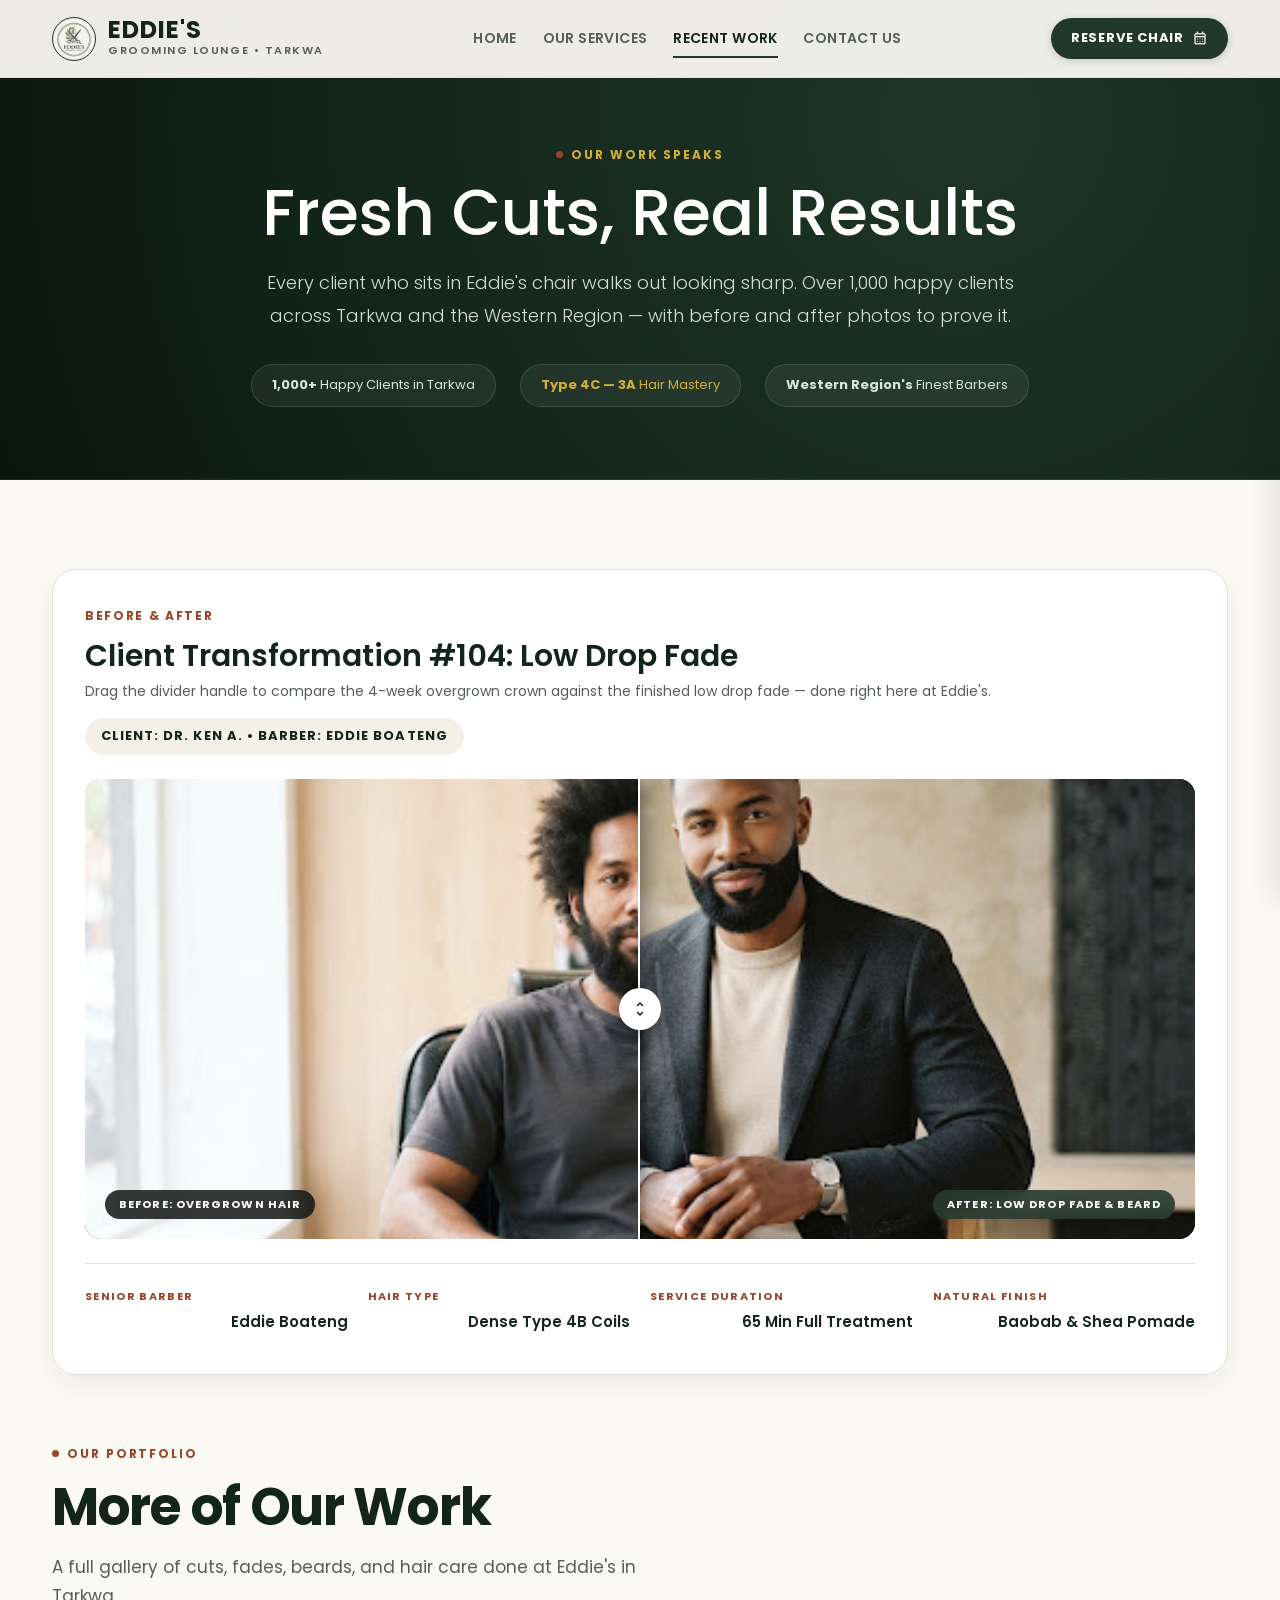
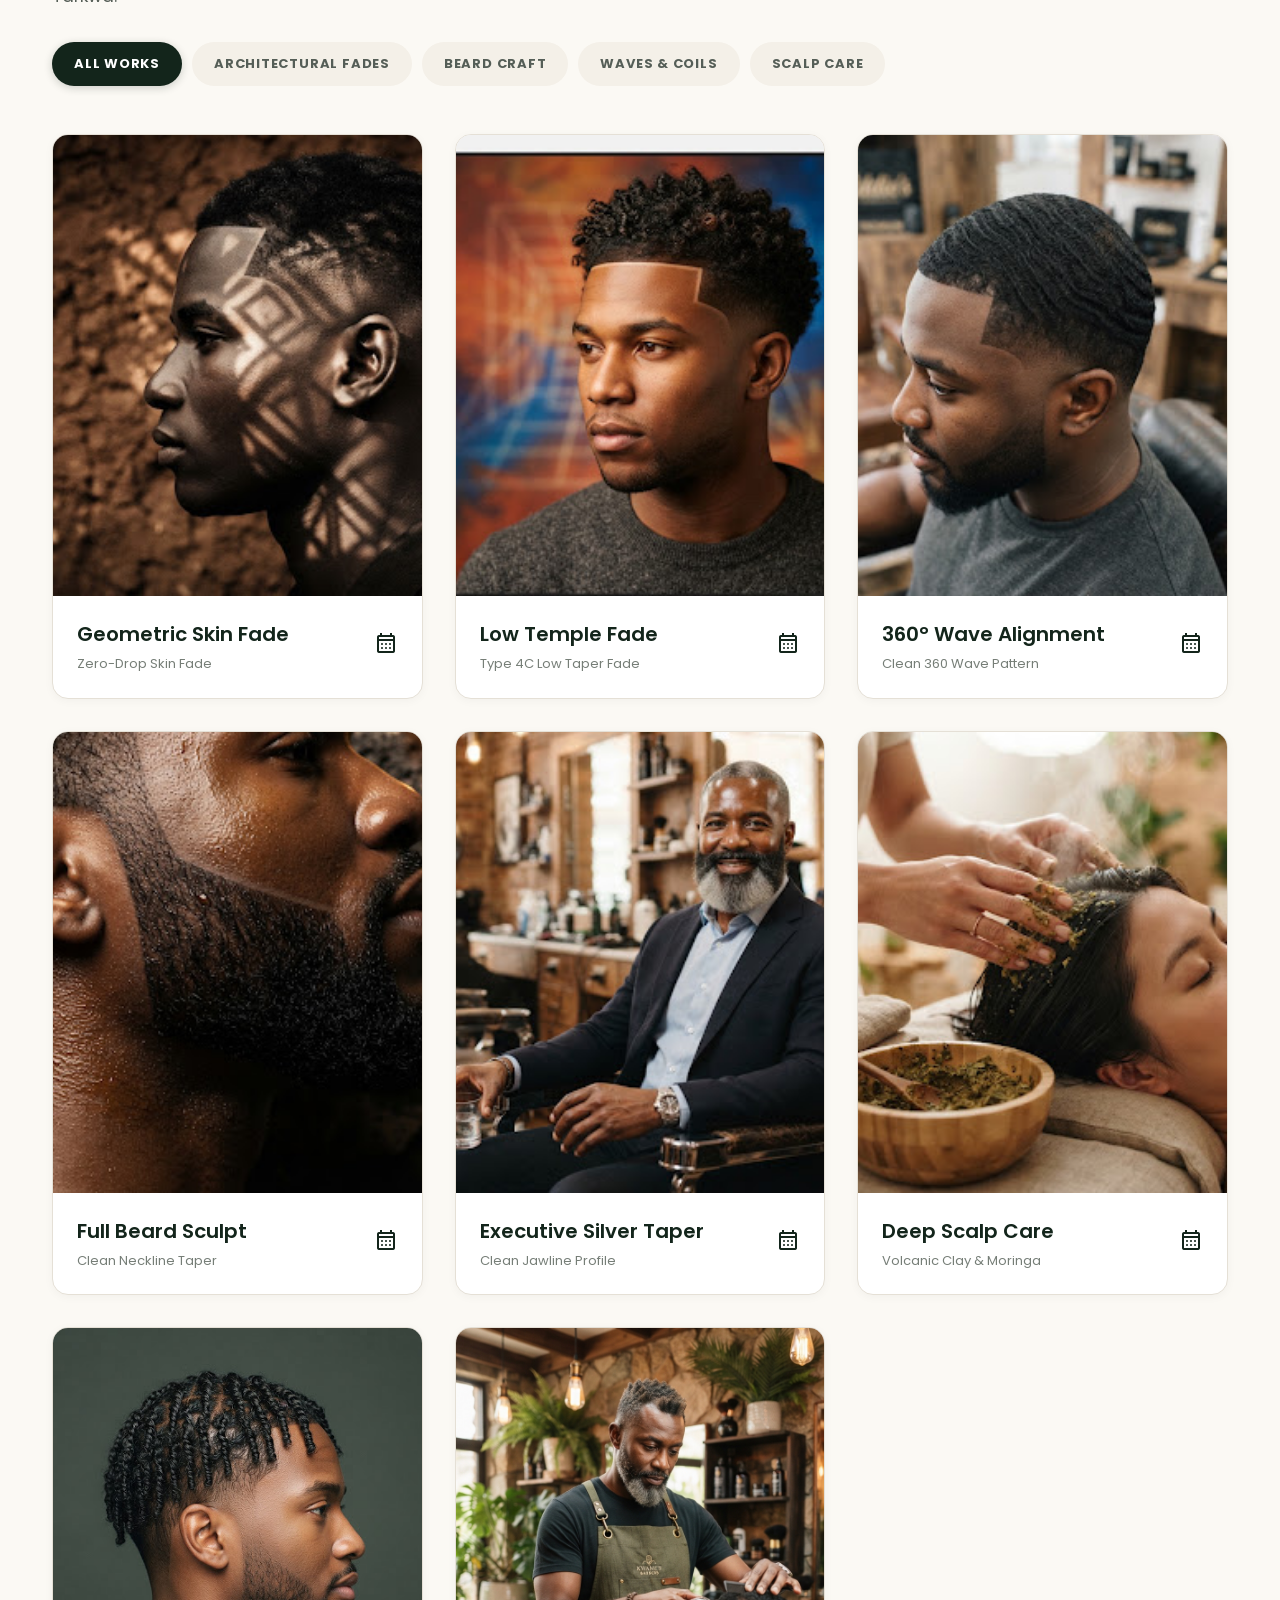
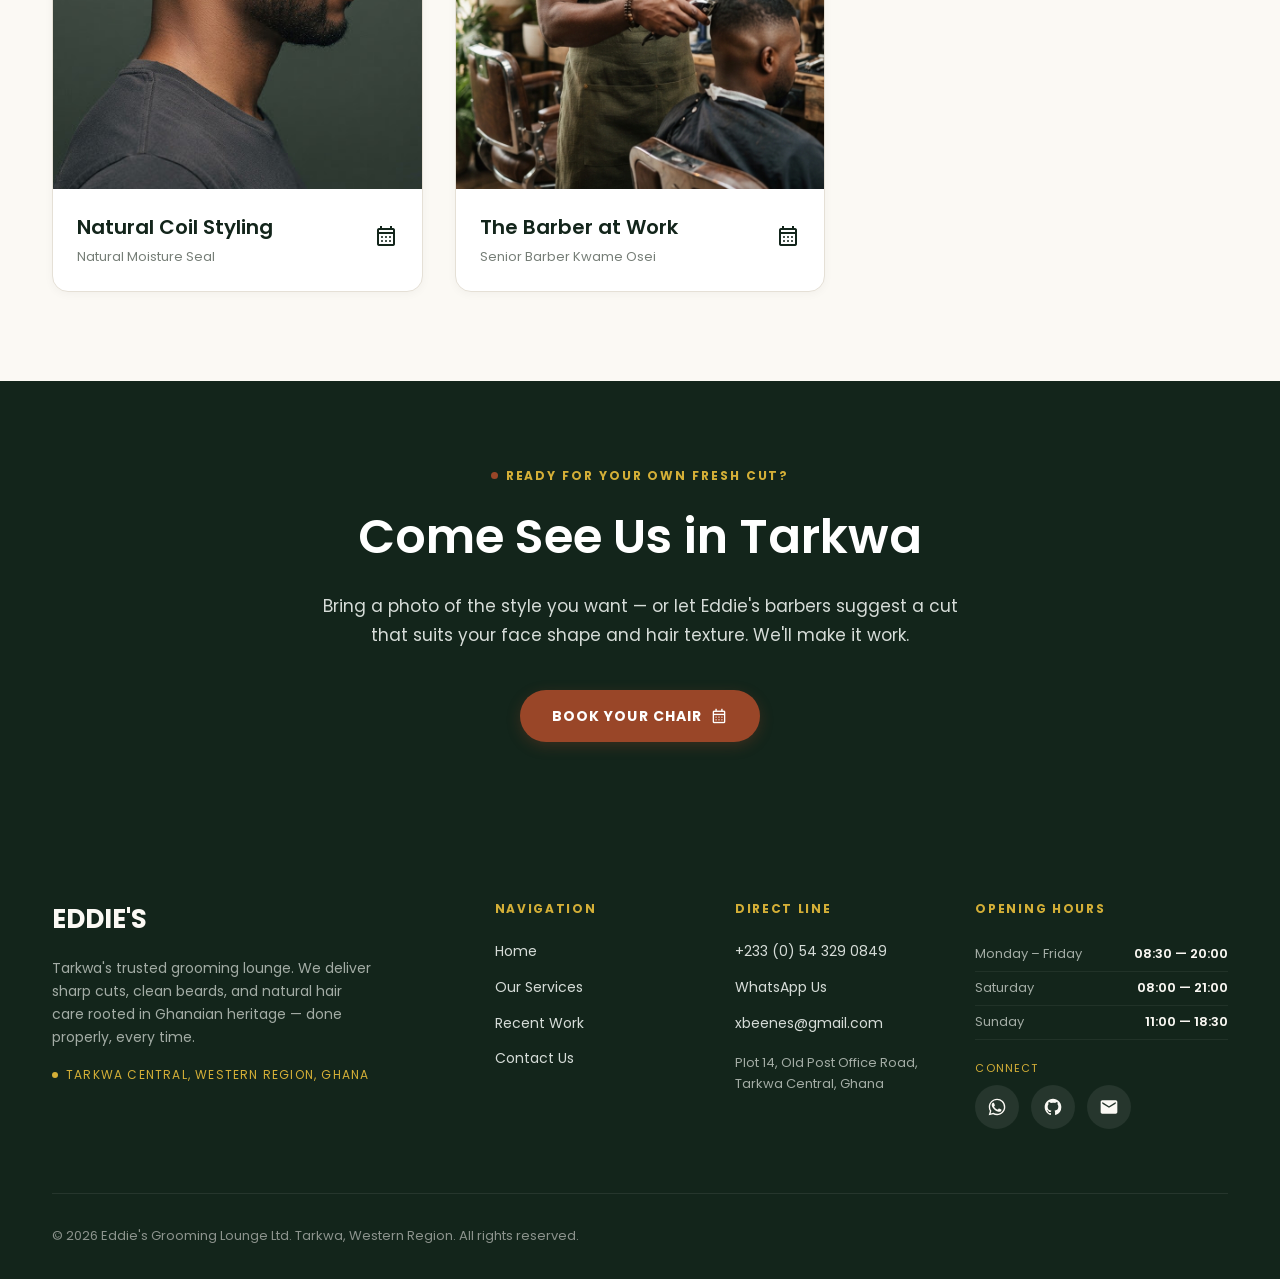
<file: portfolio.html>
<!DOCTYPE html>
<html lang="en">
<head>
  <meta charset="UTF-8" />
  <meta name="viewport" content="width=device-width, initial-scale=1.0" />
  <title>Recent Work &amp; Gallery — Eddie's Grooming Lounge | Tarkwa, Ghana</title>

  <!-- Primary SEO Meta Tags -->
  <meta name="description" content="Browse recent haircuts, skin fades, clean beard sculpting, and wave styling by Eddie's Grooming Lounge in Tarkwa Central, Western Region, Ghana. Includes interactive before-and-after comparison." />
  <meta name="keywords" content="barbershop portfolio Tarkwa, haircut transformations Ghana, fade haircuts, beard sculpting photos, before and after haircut, Eddie's Grooming Lounge recent work" />
  <meta name="author" content="Edward Nyame" />
  <meta name="robots" content="index, follow" />
  <meta name="theme-color" content="#13251B" />
  <link rel="canonical" href="https://eddiesgrooming.netlify.app/portfolio.html" />

  <!-- Favicon & Touch Icons -->
  <link rel="icon" type="image/png" href="images/logo.png" />
  <link rel="apple-touch-icon" href="images/logo.png" />

  <!-- Open Graph / WhatsApp / Facebook Sharing -->
  <meta property="og:type" content="website" />
  <meta property="og:url" content="https://eddiesgrooming.netlify.app/portfolio.html" />
  <meta property="og:site_name" content="Eddie's Grooming Lounge" />
  <meta property="og:title" content="Recent Work &amp; Gallery — Eddie's Grooming Lounge | Tarkwa, Ghana" />
  <meta property="og:description" content="See client haircut transformations, sharp fades, and beard sculpting at Eddie's Grooming Lounge in Tarkwa, Western Region." />
  <meta property="og:image" content="images/work-fade.jpg" />
  <meta property="og:locale" content="en_GH" />

  <!-- Twitter Card -->
  <meta name="twitter:card" content="summary_large_image" />
  <meta name="twitter:url" content="https://eddiesgrooming.netlify.app/portfolio.html" />
  <meta name="twitter:title" content="Recent Work &amp; Gallery — Eddie's Grooming Lounge | Tarkwa, Ghana" />
  <meta name="twitter:description" content="See client haircut transformations, sharp fades, and beard sculpting at Eddie's Grooming Lounge in Tarkwa, Western Region." />
  <meta name="twitter:image" content="images/work-fade.jpg" />

  <!-- Geotagging for Local Search -->
  <meta name="geo.region" content="GH-WP" />
  <meta name="geo.placename" content="Tarkwa" />
  <meta name="geo.position" content="5.3018;-1.9930" />
  <meta name="ICBM" content="5.3018, -1.9930" />

  <!-- Structured Data: Gallery & Portfolio -->
  <script type="application/ld+json">
  {
    "@context": "https://schema.org",
    "@type": "ImageGallery",
    "name": "Eddie's Grooming Lounge Recent Work & Gallery",
    "url": "https://eddiesgrooming.netlify.app/portfolio.html",
    "description": "Gallery of precision haircuts, skin fades, beard grooming, and scalp treatments from Eddie's Grooming Lounge in Tarkwa, Ghana.",
    "publisher": {
      "@type": "Barbershop",
      "name": "Eddie's Grooming Lounge",
      "telephone": "+233543290849",
      "email": "xbeenes@gmail.com",
      "sameAs": [
        "https://github.com/mrgranthox",
        "https://wa.me/233543290849"
      ],
      "address": {
        "@type": "PostalAddress",
        "streetAddress": "Plot 14, Old Post Office Road",
        "addressLocality": "Tarkwa Central",
        "addressRegion": "Western Region",
        "addressCountry": "GH"
      }
    }
  }
  </script>

  <!-- Google Fonts: Poppins (Clean Modern Architectural Luxury) -->
  <link rel="preconnect" href="https://fonts.googleapis.com" />
  <link rel="preconnect" href="https://fonts.gstatic.com" crossorigin />
  <link href="https://fonts.googleapis.com/css2?family=Poppins:ital,wght@0,300;0,400;0,500;0,600;0,700;0,800;1,300;1,400;1,600;1,700&display=swap" rel="stylesheet" />
  
  <!-- Material Symbols Outlined Icons -->
  <link href="https://fonts.googleapis.com/css2?family=Material+Symbols+Outlined:opsz,wght,FILL,GRAD@24,400,0,0" rel="stylesheet" />

  <!-- Master Stylesheet -->
  <link rel="stylesheet" href="css/style.css" />

  <!-- Master Script & Navigation Component -->
  <script src="js/script.js" defer></script>
  <script src="js/navigation.js" defer></script>
</head>
<body>

  <!-- Site Header -->
  <header class="site-header" id="site-header">
    <div class="container navbar">
      <!-- Brand Identity -->
      <a href="index.html" class="brand" aria-label="Eddie's Grooming Lounge Home">
        <img src="images/logo.png" alt="Eddie's Grooming Lounge Emblem" class="brand-emblem" />
        <div class="brand-text">
          <span class="brand-name">EDDIE'S</span>
          <span class="brand-tagline">Grooming Lounge • Tarkwa</span>
        </div>
      </a>

      <!-- Desktop Nav -->
      <nav class="nav-menu" data-component="nav-menu" aria-label="Primary navigation">
        <a href="index.html" class="nav-link">Home</a>
        <a href="services.html" class="nav-link">Our Services</a>
        <a href="portfolio.html" class="nav-link active">Recent Work</a>
        <a href="contact.html" class="nav-link">Contact Us</a>
      </nav>

      <!-- Nav Actions -->
      <div class="nav-actions">
        <a href="contact.html" class="btn-reserve-nav">
          <span>Reserve Chair</span>
          <span class="material-symbols-outlined" style="font-size: 16px;">calendar_month</span>
        </a>

        <!-- Mobile Toggle -->
        <button class="mobile-toggle" id="mobile-toggle" aria-label="Toggle mobile menu" aria-expanded="false" type="button">
          <span></span>
          <span></span>
          <span></span>
        </button>
      </div>
    </div>
  </header>

  <!-- Mobile Nav Drawer -->
  <div class="mobile-drawer-scrim" id="mobile-drawer-scrim"></div>
  <nav class="mobile-drawer" id="mobile-drawer" data-component="mobile-drawer" aria-label="Mobile navigation" aria-hidden="true">
    <div style="display: flex; align-items: center; gap: 0.875rem; margin-bottom: 1.5rem; padding-bottom: 1rem; border-bottom: 1px solid var(--color-border);">
      <img src="images/logo.png" alt="Eddie's Logo" style="width: 42px; height: 42px; border-radius: 50%;" />
      <div>
        <div style="font-family: var(--font-serif); font-size: 1.375rem; font-weight: 700; color: var(--color-primary); line-height: 1;">EDDIE'S</div>
        <div style="font-size: 0.625rem; text-transform: uppercase; letter-spacing: 0.12em; color: var(--color-text-muted); margin-top: 2px;">Tarkwa, Western Region</div>
      </div>
    </div>
    <a href="index.html" class="mobile-nav-link">Home</a>
    <a href="services.html" class="mobile-nav-link">Our Services</a>
    <a href="portfolio.html" class="mobile-nav-link active">Recent Work</a>
    <a href="contact.html" class="mobile-nav-link">Contact Us</a>
    <div style="margin-top: auto; padding-top: 1.5rem;">
      <a href="contact.html" class="btn-terracotta" style="width: 100%;">
        <span>Book an Appointment</span>
      </a>
    </div>
  </nav>

  <main>
    <!-- Gallery Hero Header -->
    <section style="background: radial-gradient(circle at 75% 25%, #1D3527 0%, #13251B 60%, #0A140F 100%); color: #FFFFFF; padding-top: 140px; padding-bottom: 4.5rem; border-bottom: 1px solid rgba(255, 255, 255, 0.08);">
      <div class="container" style="max-width: 860px; text-align: center;">
        <span class="section-tag" style="color: var(--color-gold);">Our Work Speaks</span>
        <h1 style="font-family: var(--font-serif); font-size: clamp(2.75rem, 5vw, 4.25rem); font-weight: 500; line-height: 1.08; margin-bottom: 1.25rem;">
          Fresh Cuts, Real Results
        </h1>
        <p style="color: #D6DCD8; font-size: 1.125rem; line-height: 1.8; font-weight: 300; margin-bottom: 2rem;">
          Every client who sits in Eddie's chair walks out looking sharp. Over 1,000 happy clients across Tarkwa and the Western Region — with before and after photos to prove it.
        </p>

        <!-- Metric Badges -->
        <div style="display: flex; justify-content: center; gap: 1.5rem; flex-wrap: wrap;">
          <div style="background: rgba(255, 255, 255, 0.06); padding: 0.625rem 1.25rem; border-radius: var(--radius-full); border: 1px solid rgba(255, 255, 255, 0.12); font-size: 0.8125rem; color: var(--color-primary-fixed);">
            <strong>1,000+</strong> Happy Clients in Tarkwa
          </div>
          <div style="background: rgba(255, 255, 255, 0.06); padding: 0.625rem 1.25rem; border-radius: var(--radius-full); border: 1px solid rgba(255, 255, 255, 0.12); font-size: 0.8125rem; color: var(--color-gold);">
            <strong>Type 4C — 3A</strong> Hair Mastery
          </div>
          <div style="background: rgba(255, 255, 255, 0.06); padding: 0.625rem 1.25rem; border-radius: var(--radius-full); border: 1px solid rgba(255, 255, 255, 0.12); font-size: 0.8125rem; color: var(--color-primary-fixed);">
            <strong>Western Region's</strong> Finest Barbers
          </div>
        </div>
      </div>
    </section>

    <!-- Visual Archive Content Section -->
    <section class="section-work">
      <div class="container">
        
        <!-- Before/After Slider -->
        <div class="before-after-wrapper">
          <div class="before-after-header">
            <div>
              <span style="font-size: 0.75rem; font-weight: 700; text-transform: uppercase; letter-spacing: 0.14em; color: var(--color-secondary);">Before & After</span>
              <h2 style="font-family: var(--font-serif); font-size: 1.875rem; font-weight: 600; color: var(--color-primary); margin-top: 0.25rem;">
                Client Transformation #104: Low Drop Fade
              </h2>
              <p style="font-size: 0.875rem; color: var(--color-text-muted);">
                Drag the divider handle to compare the 4-week overgrown crown against the finished low drop fade — done right here at Eddie's.
              </p>
            </div>
            <div style="font-size: 0.8125rem; font-weight: 700; text-transform: uppercase; letter-spacing: 0.08em; color: var(--color-primary); background: var(--color-canvas-low); padding: 0.5rem 1rem; border-radius: var(--radius-full);">
              Client: Dr. Ken A. • Barber: Eddie Boateng
            </div>
          </div>

          <!-- Slider Canvas -->
          <div class="before-after-container" id="before-after-container">
            <!-- After (Full background image) -->
            <img src="images/slider-after.jpg" alt="Finished low drop fade haircut and sculpted beard" class="slider-img-after" />
            <span class="slider-badge-after">After: Low Drop Fade &amp; Beard</span>

            <!-- Before (Clipped overlay image) -->
            <div class="before-image-clip" id="before-image-clip">
              <img src="images/slider-before.jpg" alt="Client hair and beard before transformation" class="slider-img-before" />
              <span class="slider-badge-before">Before: Overgrown Hair</span>
            </div>

            <!-- Draggable Handle -->
            <div class="slider-handle" id="slider-handle">
              <div class="slider-handle-pill">
                <span class="material-symbols-outlined" style="font-size: 20px;">unfold_more</span>
              </div>
            </div>
          </div>

          <!-- Specification Ribbon -->
          <div class="slider-spec-bar">
            <div class="spec-col">
              <span class="spec-label">Senior Barber</span>
              <span class="spec-value">Eddie Boateng</span>
            </div>
            <div class="spec-col">
              <span class="spec-label">Hair Type</span>
              <span class="spec-value">Dense Type 4B Coils</span>
            </div>
            <div class="spec-col">
              <span class="spec-label">Service Duration</span>
              <span class="spec-value">65 Min Full Treatment</span>
            </div>
            <div class="spec-col">
              <span class="spec-label">Natural Finish</span>
              <span class="spec-value">Baobab &amp; Shea Pomade</span>
            </div>
          </div>
        </div>

        <!-- Gallery Section -->
        <div class="work-header">
          <div>
            <div class="section-tag">Our Portfolio</div>
            <h2 class="section-title">More of Our Work</h2>
            <p class="section-subtitle">
              A full gallery of cuts, fades, beards, and hair care done at Eddie's in Tarkwa.
            </p>
          </div>

          <!-- Interactive Filter Tabs -->
          <div class="filter-tabs">
            <button class="filter-btn active" data-filter="all" type="button">All Works</button>
            <button class="filter-btn" data-filter="fade" type="button">Architectural Fades</button>
            <button class="filter-btn" data-filter="beard" type="button">Beard Craft</button>
            <button class="filter-btn" data-filter="waves" type="button">Waves &amp; Coils</button>
            <button class="filter-btn" data-filter="scalp" type="button">Scalp Care</button>
          </div>
        </div>

        <!-- Gallery Cards -->
        <div class="work-grid" id="work-grid">
          <!-- Card 1: Architectural Fade -->
          <article class="work-card" data-category="fade">
            <div class="work-media">
              <img src="images/work-fade.jpg" alt="Skin fade haircut with sharp temple line-up" loading="lazy" />
              <div class="work-hover-details">
                <span class="work-meta-tag">Barber: Kwame Osei</span>
                <div class="work-hover-title">Mid Skin Fade &amp; Lineup</div>
                <div class="work-hover-desc">Clean taper blend with sharp hairline definition.</div>
              </div>
            </div>
            <div class="work-body">
              <div>
                <h3 class="work-title">Geometric Skin Fade</h3>
                <span class="work-subtitle">Zero-Drop Skin Fade</span>
              </div>
              <a href="contact.html" title="Book this look"><span class="material-symbols-outlined" style="color: var(--color-primary);">calendar_month</span></a>
            </div>
          </article>

          <!-- Card 2: Low Temple Fade -->
          <article class="work-card" data-category="fade">
            <div class="work-media">
              <img src="images/work-taper.jpg" alt="Low temple fade haircut with clean hairline" loading="lazy" />
              <div class="work-hover-details">
                <span class="work-meta-tag">Barber: Kwame Osei</span>
                <div class="work-hover-title">Low Temple Fade &amp; Textured Top</div>
                <div class="work-hover-desc">Low temple fade with sharp lineup and soothing aloe finish.</div>
              </div>
            </div>
            <div class="work-body">
              <div>
                <h3 class="work-title">Low Temple Fade</h3>
                <span class="work-subtitle">Type 4C Low Taper Fade</span>
              </div>
              <a href="contact.html" title="Book this look"><span class="material-symbols-outlined" style="color: var(--color-primary);">calendar_month</span></a>
            </div>
          </article>

          <!-- Card 3: 360 Waves -->
          <article class="work-card" data-category="waves">
            <div class="work-media">
              <img src="images/work-waves.jpg" alt="Deep 360 wave pattern with low drop taper fade" loading="lazy" />
              <div class="work-hover-details">
                <span class="work-meta-tag">Barber: Kwame Osei</span>
                <div class="work-hover-title">360° Wave Pattern Cut</div>
                <div class="work-hover-desc">Wave compression styling finished with golden jojoba oil.</div>
              </div>
            </div>
            <div class="work-body">
              <div>
                <h3 class="work-title">360° Wave Alignment</h3>
                <span class="work-subtitle">Clean 360 Wave Pattern</span>
              </div>
              <a href="contact.html" title="Book this look"><span class="material-symbols-outlined" style="color: var(--color-primary);">calendar_month</span></a>
            </div>
          </article>

          <!-- Card 4: Beard Sculpt -->
          <article class="work-card" data-category="beard">
            <div class="work-media">
              <img src="images/work-beard.jpg" alt="Contoured beard sculpt with sharp cheek line boundary" loading="lazy" />
              <div class="work-hover-details">
                <span class="work-meta-tag">Barber: Eddie Boateng</span>
                <div class="work-hover-title">Full Beard Sculpt</div>
                <div class="work-hover-desc">Hot towel eucalyptus steam, raw northern shea butter lather, and argan oil finish.</div>
              </div>
            </div>
            <div class="work-body">
              <div>
                <h3 class="work-title">Full Beard Sculpt</h3>
                <span class="work-subtitle">Clean Neckline Taper</span>
              </div>
              <a href="contact.html" title="Book this look"><span class="material-symbols-outlined" style="color: var(--color-primary);">calendar_month</span></a>
            </div>
          </article>

          <!-- Card 5: Mature Beard Sculpt & Silver Taper -->
          <article class="work-card" data-category="beard">
            <div class="work-media">
              <img src="images/work-mature.jpg" alt="Salt and pepper mature beard sculpt with contoured jawline alignment" loading="lazy" />
              <div class="work-hover-details">
                <span class="work-meta-tag">Barber: Eddie Boateng</span>
                <div class="work-hover-title">Executive Beard &amp; Silver Taper</div>
                <div class="work-hover-desc">Hot towel steam, natural argan oil, and low temple taper.</div>
              </div>
            </div>
            <div class="work-body">
              <div>
                <h3 class="work-title">Executive Silver Taper</h3>
                <span class="work-subtitle">Clean Jawline Profile</span>
              </div>
              <a href="contact.html" title="Book this look"><span class="material-symbols-outlined" style="color: var(--color-primary);">calendar_month</span></a>
            </div>
          </article>

          <!-- Card 6: Scalp Therapy -->
          <article class="work-card" data-category="scalp">
            <div class="work-media">
              <img src="images/work-scalp.jpg" alt="Restorative moringa scalp steam and volcanic clay application" loading="lazy" />
              <div class="work-hover-details">
                <span class="work-meta-tag">Barber: Nana Yaw</span>
                <div class="work-hover-title">Deep Scalp Treatment</div>
                <div class="work-hover-desc">Volcanic mineral clay wash to lift dry dandruff, moringa infusion, and a cooling herbal rinse to seal the scalp.</div>
              </div>
            </div>
            <div class="work-body">
              <div>
                <h3 class="work-title">Deep Scalp Care</h3>
                <span class="work-subtitle">Volcanic Clay &amp; Moringa</span>
              </div>
              <a href="contact.html" title="Book this look"><span class="material-symbols-outlined" style="color: var(--color-primary);">calendar_month</span></a>
            </div>
          </article>

          <!-- Card 7: Moisture Coils -->
          <article class="work-card" data-category="waves">
            <div class="work-media">
              <img src="images/work-coils.jpg" alt="Moisture locked natural coil twist sculpting" loading="lazy" />
              <div class="work-hover-details">
                <span class="work-meta-tag">Barber: Eddie Boateng</span>
                <div class="work-hover-title">Natural Coil Twists</div>
                <div class="work-hover-desc">Raw Tamale shea butter twist styling with natural moisture protection.</div>
              </div>
            </div>
            <div class="work-body">
              <div>
                <h3 class="work-title">Natural Coil Styling</h3>
                <span class="work-subtitle">Natural Moisture Seal</span>
              </div>
              <a href="contact.html" title="Book this look"><span class="material-symbols-outlined" style="color: var(--color-primary);">calendar_month</span></a>
            </div>
          </article>

          <!-- Card 8: Master Barber Studio -->
          <article class="work-card" data-category="fade">
            <div class="work-media">
              <img src="images/barber-portrait.png" alt="Senior barber holding precision shears in tailored apron at Eddie's Grooming Lounge, Tarkwa" loading="lazy" />
              <div class="work-hover-details">
                <span class="work-meta-tag">Senior Barber • Kwame Osei</span>
                <div class="work-hover-title">Precision Barbering</div>
                <div class="work-hover-desc">Over 10 years of professional barbering experience in the Western Region.</div>
              </div>
            </div>
            <div class="work-body">
              <div>
                <h3 class="work-title">The Barber at Work</h3>
                <span class="work-subtitle">Senior Barber Kwame Osei</span>
              </div>
              <a href="contact.html" title="Book this look"><span class="material-symbols-outlined" style="color: var(--color-primary);">calendar_month</span></a>
            </div>
          </article>
        </div>

      </div>
    </section>

    <!-- CTA Banner -->
    <section style="background: var(--color-primary); color: #FFFFFF; padding: 5rem 0; text-align: center;">
      <div class="container" style="max-width: 700px;">
        <span class="section-tag" style="color: var(--color-gold);">Ready for Your Own Fresh Cut?</span>
        <h2 style="font-family: var(--font-serif); font-size: clamp(2rem, 4vw, 3rem); font-weight: 600; margin-bottom: 1rem;">Come See Us in Tarkwa</h2>
        <p style="color: #D6DCD8; font-size: 1.0625rem; line-height: 1.7; margin-bottom: 2.5rem;">
          Bring a photo of the style you want — or let Eddie's barbers suggest a cut that suits your face shape and hair texture. We'll make it work.
        </p>
        <a href="contact.html" class="btn-terracotta">
          <span>Book Your Chair</span>
          <span class="material-symbols-outlined" style="font-size: 18px;">calendar_month</span>
        </a>
      </div>
    </section>
  </main>

  <!-- Site Footer -->
  <footer class="site-footer">
    <div class="container">
      <div class="footer-grid">
        <div class="footer-brand">
          <div class="footer-brand-title">EDDIE'S</div>
          <p class="footer-brand-desc">
            Tarkwa's trusted grooming lounge. We deliver sharp cuts, clean beards, and natural hair care rooted in Ghanaian heritage — done properly, every time.
          </p>
          <div style="font-size: 0.75rem; text-transform: uppercase; letter-spacing: 0.1em; color: var(--color-gold); display: flex; align-items: center; gap: 0.5rem;">
            <span style="width: 6px; height: 6px; border-radius: 50%; background: var(--color-gold);"></span>
            Tarkwa Central, Western Region, Ghana
          </div>
        </div>

        <!-- Col 2: Navigation Links -->
        <div data-component="footer-nav">
          <div class="footer-col-title">Navigation</div>
          <ul class="footer-links">
            <li><a href="index.html" class="footer-link">Home</a></li>
            <li><a href="services.html" class="footer-link">Our Services</a></li>
            <li><a href="portfolio.html" class="footer-link">Recent Work</a></li>
            <li><a href="contact.html" class="footer-link">Contact Us</a></li>
          </ul>
        </div>

        <div>
          <div class="footer-col-title">Direct Line</div>
          <ul class="footer-links">
            <li><a href="tel:+233543290849" class="footer-link">+233 (0) 54 329 0849</a></li>
            <li><a href="https://wa.me/233543290849" target="_blank" rel="noopener" class="footer-link">WhatsApp Us</a></li>
            <li><a href="mailto:xbeenes@gmail.com" class="footer-link">xbeenes@gmail.com</a></li>
            <li style="color: #A3ACA5; font-size: 0.8125rem; margin-top: 0.5rem;">
              Plot 14, Old Post Office Road,<br />Tarkwa Central, Ghana
            </li>
          </ul>
        </div>

        <div>
          <div class="footer-col-title">Opening Hours</div>
          <div class="footer-hours-row">
            <span>Monday – Friday</span>
            <span>08:30 — 20:00</span>
          </div>
          <div class="footer-hours-row">
            <span>Saturday</span>
            <span>08:00 — 21:00</span>
          </div>
          <div class="footer-hours-row">
            <span>Sunday</span>
            <span>11:00 — 18:30</span>
          </div>

          <!-- Social Links: WhatsApp, GitHub, Email -->
          <div style="margin-top: 1.25rem;">
            <div style="font-size: 0.6875rem; text-transform: uppercase; letter-spacing: 0.1em; color: var(--color-gold); margin-bottom: 0.5rem;">Connect</div>
            <div class="social-links">
              <a href="https://wa.me/233543290849" target="_blank" rel="noopener" class="social-icon-btn" aria-label="WhatsApp">
                <svg width="20" height="20" viewBox="0 0 24 24" fill="currentColor" aria-hidden="true">
                  <path d="M12.04 2c-5.46 0-9.91 4.45-9.91 9.91 0 1.75.46 3.45 1.32 4.95L2.05 22l5.25-1.38c1.45.79 3.08 1.21 4.74 1.21 5.46 0 9.91-4.45 9.91-9.91 0-2.65-1.03-5.14-2.9-7.01A9.816 9.816 0 0 0 12.04 2m.01 1.67c2.2 0 4.26.86 5.82 2.42a8.225 8.225 0 0 1 2.41 5.83c0 4.54-3.7 8.24-8.24 8.24-1.48 0-2.93-.4-4.2-1.15l-.3-.18-3.12.82.83-3.04-.2-.31a8.196 8.196 0 0 1-1.26-4.38c0-4.54 3.7-8.24 8.24-8.24M8.53 7.33c-.2-.43-.41-.44-.61-.45-.16-.01-.35-.01-.53-.01-.19 0-.49.07-.75.35-.26.27-1 1-1 2.43 0 1.43 1.03 2.82 1.18 3.01.15.19 2.03 3.1 4.93 4.35 2.41 1.04 2.9.83 3.42.79.53-.05 1.71-.7 1.95-1.37.24-.67.24-1.25.17-1.37-.07-.12-.26-.19-.55-.33s-1.71-.85-1.98-.95c-.26-.1-.45-.15-.65.15-.19.29-.75.95-.92 1.14-.17.19-.34.22-.63.07-.29-.15-1.23-.45-2.35-1.45-.87-.77-1.45-1.72-1.62-2.01-.17-.29-.02-.45.13-.59.13-.13.29-.34.43-.51.15-.17.19-.29.29-.48.1-.19.05-.36-.02-.5-.08-.15-.65-1.57-.9-2.15z"/>
                </svg>
              </a>
              <a href="https://github.com/mrgranthox" target="_blank" rel="noopener" class="social-icon-btn" aria-label="GitHub">
                <svg width="20" height="20" viewBox="0 0 24 24" fill="currentColor" aria-hidden="true">
                  <path fill-rule="evenodd" clip-rule="evenodd" d="M12 2C6.477 2 2 6.484 2 12.017c0 4.425 2.865 8.18 6.839 9.504.5.092.682-.217.682-.483 0-.237-.008-.868-.013-1.703-2.782.605-3.369-1.343-3.369-1.343-.454-1.158-1.11-1.466-1.11-1.466-.908-.62.069-.608.069-.608 1.003.07 1.53 1.032 1.53 1.032.892 1.53 2.341 1.088 2.91.832.092-.647.35-1.088.636-1.338-2.22-.253-4.555-1.113-4.555-4.951 0-1.093.39-1.988 1.029-2.688-.103-.253-.446-1.272.098-2.65 0 0 .84-.27 2.75 1.026A9.564 9.564 0 0 1 12 6.844c.85.004 1.705.115 2.504.337 1.909-1.296 2.747-1.027 2.747-1.027.546 1.379.202 2.398.1 2.651.64.7 1.028 1.595 1.028 2.688 0 3.848-2.339 4.695-4.566 4.943.359.309.678.92.678 1.855 0 1.338-.012 2.419-.012 2.747 0 .268.18.58.688.482A10.019 10.019 0 0 0 22 12.017C22 6.484 17.522 2 12 2z"/>
                </svg>
              </a>
              <a href="mailto:xbeenes@gmail.com" class="social-icon-btn" aria-label="Email">
                <svg width="20" height="20" viewBox="0 0 24 24" fill="currentColor" aria-hidden="true">
                  <path d="M20 4H4c-1.1 0-1.99.9-1.99 2L2 18c0 1.1.9 2 2 2h16c1.1 0 2-.9 2-2V6c0-1.1-.9-2-2-2zm0 4-8 5-8-5V6l8 5 8-5v2z"/>
                </svg>
              </a>
            </div>
          </div>
        </div>
      </div>

      <div class="footer-bottom">
        <div>&copy; 2026 Eddie's Grooming Lounge Ltd. Tarkwa, Western Region. All rights reserved.</div>
      </div>
    </div>
  </footer>

  <button class="back-to-top" id="back-to-top" aria-label="Back to top" type="button">
    <span class="material-symbols-outlined">arrow_upward</span>
  </button>

</body>
</html>
</file>
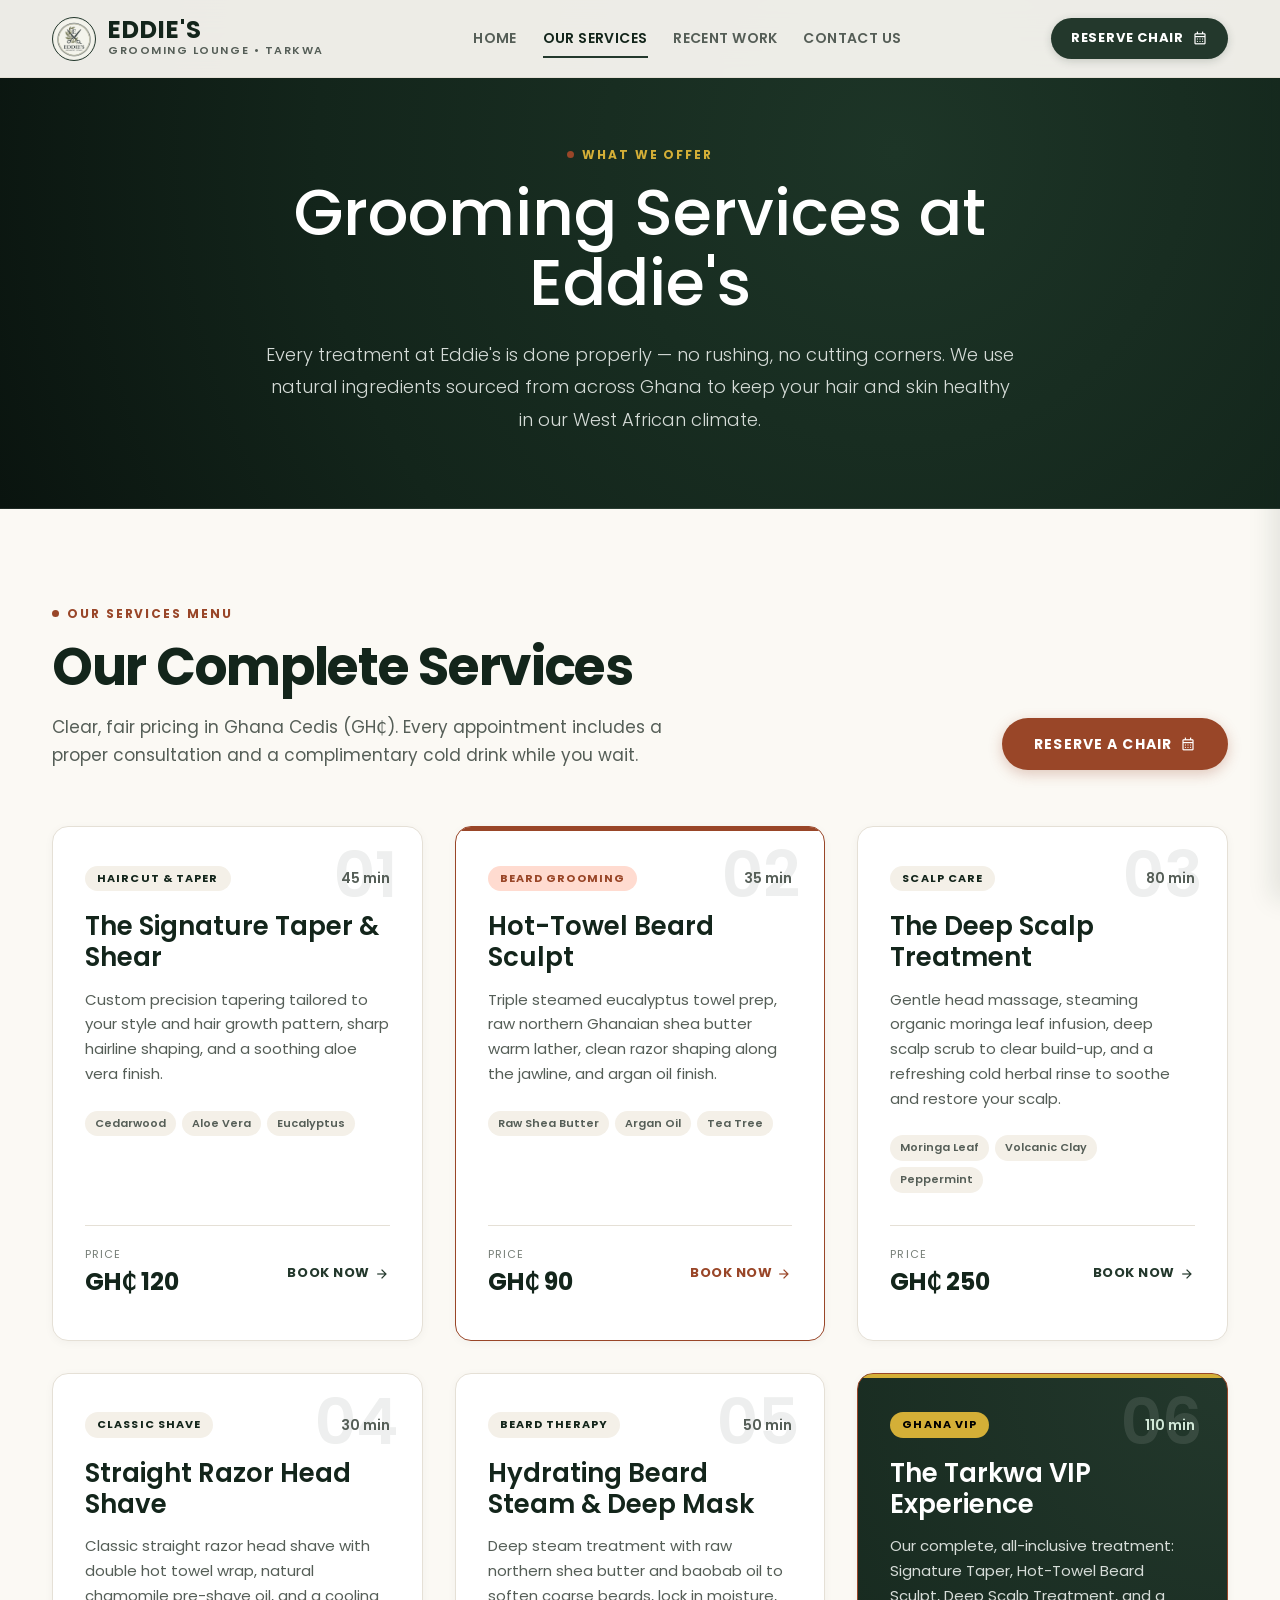
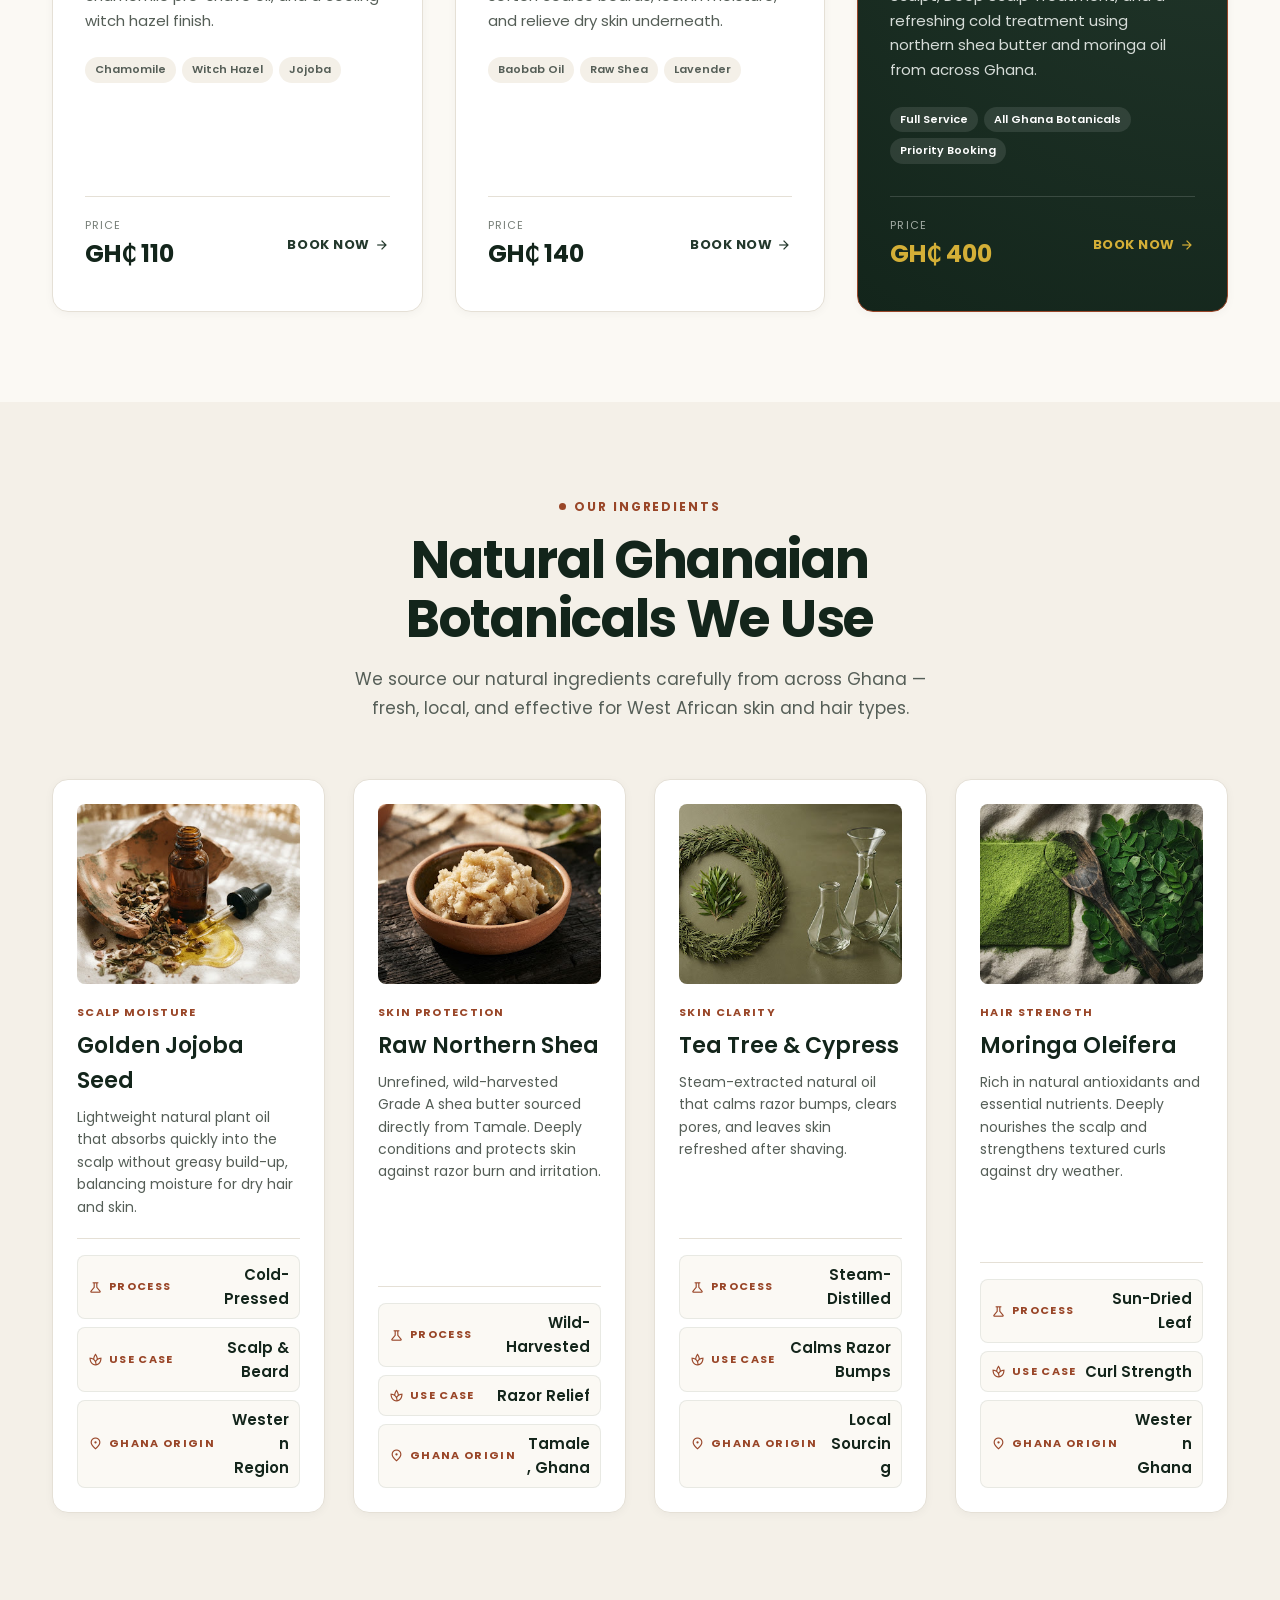
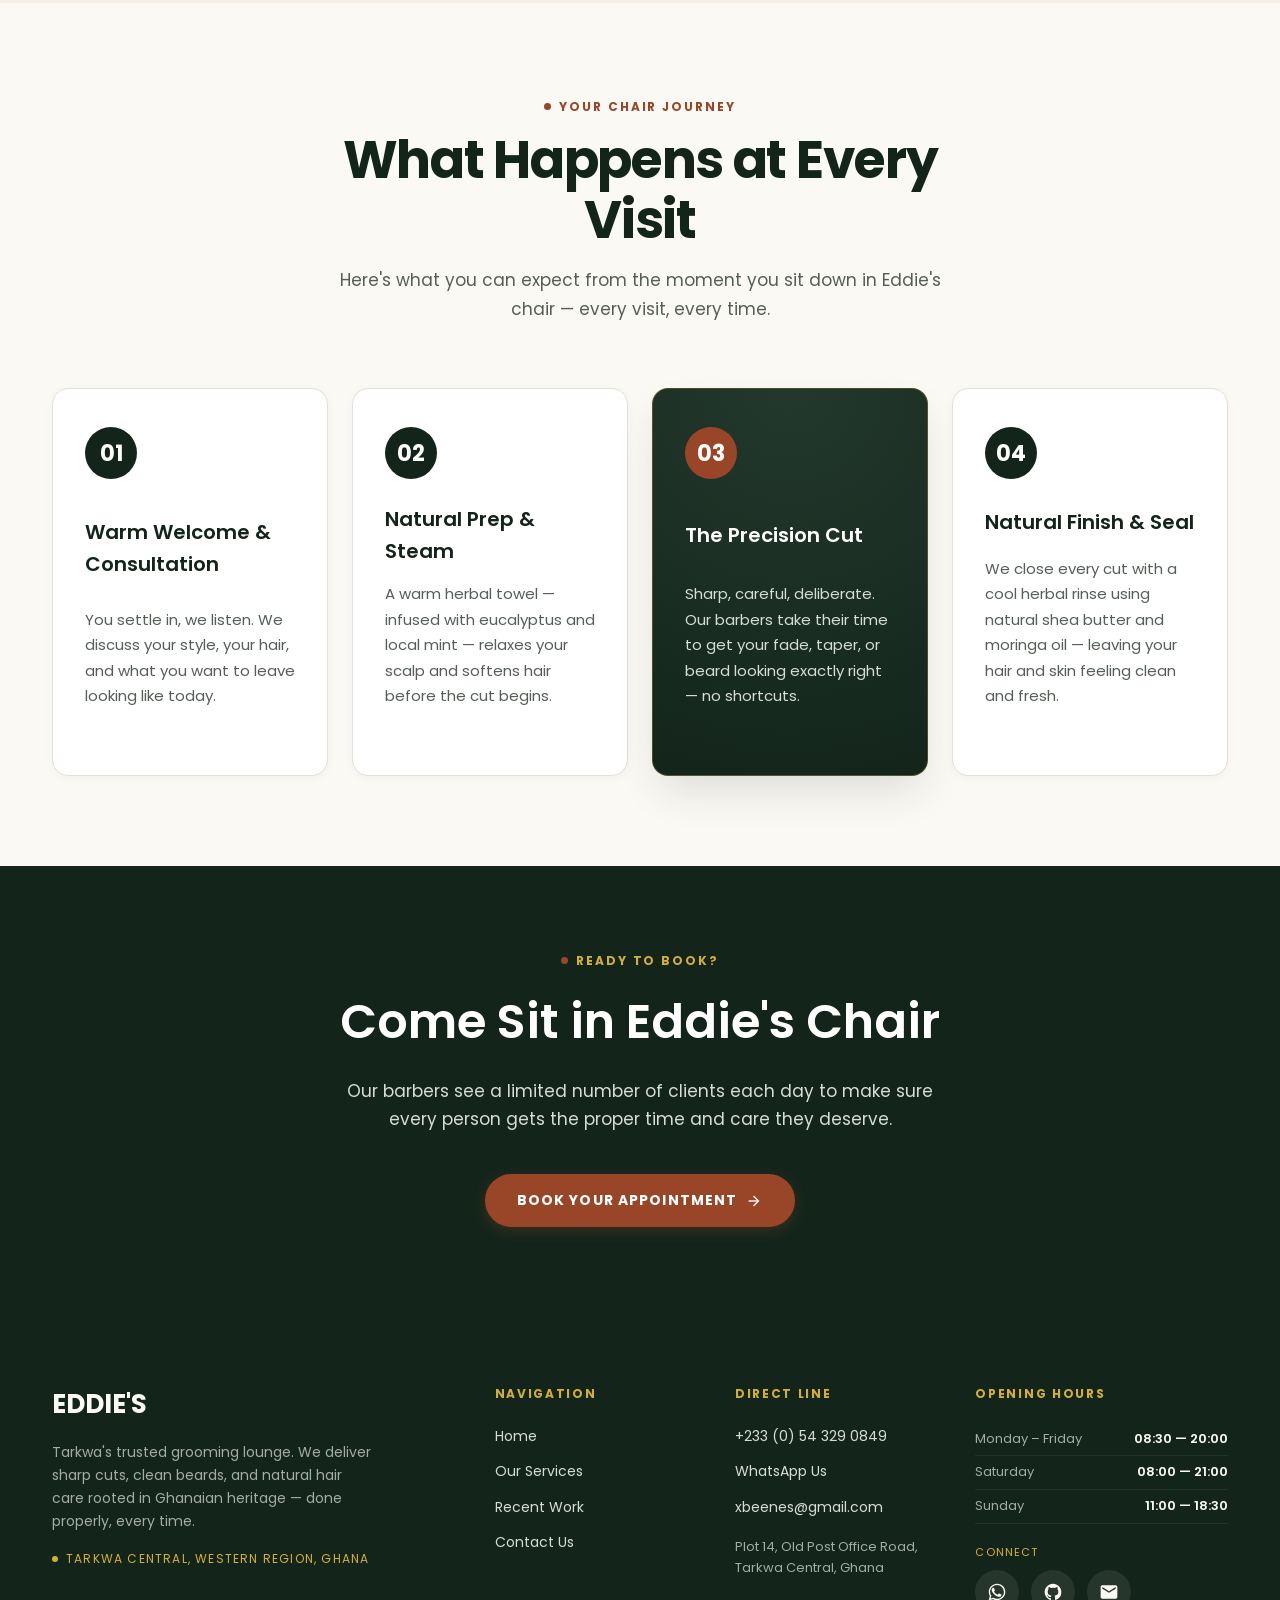
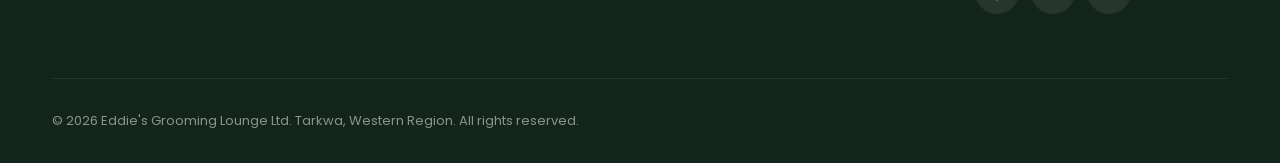
<file: services.html>
<!DOCTYPE html>
<html lang="en">
<head>
  <meta charset="UTF-8" />
  <meta name="viewport" content="width=device-width, initial-scale=1.0" />
  <title>Our Services &amp; Pricing — Eddie's Grooming Lounge | Tarkwa, Ghana</title>

  <!-- Primary SEO Meta Tags -->
  <meta name="description" content="Explore our complete menu of men's haircut, beard sculpting, and natural scalp care services with clear pricing in Ghana Cedis (GH₵). Located in Tarkwa Central, Western Region, Ghana." />
  <meta name="keywords" content="barbershop services Tarkwa, haircuts Ghana, beard grooming Tarkwa, scalp therapy, men salon Western Region, Eddie's Grooming Lounge pricing" />
  <meta name="author" content="Edward Nyame" />
  <meta name="robots" content="index, follow" />
  <meta name="theme-color" content="#13251B" />
  <link rel="canonical" href="https://eddiesgrooming.netlify.app/services.html" />

  <!-- Favicon & Touch Icons -->
  <link rel="icon" type="image/png" href="images/logo.png" />
  <link rel="apple-touch-icon" href="images/logo.png" />

  <!-- Open Graph / WhatsApp / Facebook Sharing -->
  <meta property="og:type" content="website" />
  <meta property="og:url" content="https://eddiesgrooming.netlify.app/services.html" />
  <meta property="og:site_name" content="Eddie's Grooming Lounge" />
  <meta property="og:title" content="Our Services &amp; Pricing — Eddie's Grooming Lounge | Tarkwa, Ghana" />
  <meta property="og:description" content="Transparent pricing in Ghana Cedis for haircuts, beard sculpting, and natural Ghanaian botanical treatments in Tarkwa Central." />
  <meta property="og:image" content="images/hero-studio.jpg" />
  <meta property="og:locale" content="en_GH" />

  <!-- Twitter Card -->
  <meta name="twitter:card" content="summary_large_image" />
  <meta name="twitter:url" content="https://eddiesgrooming.netlify.app/services.html" />
  <meta name="twitter:title" content="Our Services &amp; Pricing — Eddie's Grooming Lounge | Tarkwa, Ghana" />
  <meta name="twitter:description" content="Transparent pricing in Ghana Cedis for haircuts, beard sculpting, and natural Ghanaian botanical treatments in Tarkwa Central." />
  <meta name="twitter:image" content="images/hero-studio.jpg" />

  <!-- Geotagging for Local Search -->
  <meta name="geo.region" content="GH-WP" />
  <meta name="geo.placename" content="Tarkwa" />
  <meta name="geo.position" content="5.3018;-1.9930" />
  <meta name="ICBM" content="5.3018, -1.9930" />

  <!-- Structured Data: Service Catalog -->
  <script type="application/ld+json">
  {
    "@context": "https://schema.org",
    "@type": "Barbershop",
    "name": "Eddie's Grooming Lounge",
    "url": "https://eddiesgrooming.netlify.app/services.html",
    "image": "images/hero-studio.jpg",
    "logo": "images/logo.png",
    "telephone": "+233543290849",
    "email": "xbeenes@gmail.com",
    "sameAs": [
      "https://github.com/mrgranthox",
      "https://wa.me/233543290849"
    ],
    "priceRange": "GH₵ 90 - GH₵ 400",
    "address": {
      "@type": "PostalAddress",
      "streetAddress": "Plot 14, Old Post Office Road",
      "addressLocality": "Tarkwa Central",
      "addressRegion": "Western Region",
      "addressCountry": "GH"
    },
    "hasOfferCatalog": {
      "@type": "OfferCatalog",
      "name": "Barbershop Services & Pricing",
      "itemListElement": [
        {
          "@type": "Offer",
          "itemOffered": {
            "@type": "Service",
            "name": "The Signature Taper & Shear",
            "description": "Custom precision tapering tailored to your style, clean hairline shaping, and a soothing aloe vera finish."
          },
          "price": "120.00",
          "priceCurrency": "GHS"
        },
        {
          "@type": "Offer",
          "itemOffered": {
            "@type": "Service",
            "name": "Hot-Towel Beard Sculpt",
            "description": "Triple steamed eucalyptus towel prep, raw northern shea butter lather, clean razor shaping, and argan oil finish."
          },
          "price": "90.00",
          "priceCurrency": "GHS"
        },
        {
          "@type": "Offer",
          "itemOffered": {
            "@type": "Service",
            "name": "The Deep Scalp Treatment",
            "description": "Gentle head massage, steaming organic moringa leaf infusion, deep scalp scrub, and cooling herbal rinse."
          },
          "price": "250.00",
          "priceCurrency": "GHS"
        },
        {
          "@type": "Offer",
          "itemOffered": {
            "@type": "Service",
            "name": "Straight Razor Head Shave",
            "description": "Classic straight razor head shave with double hot towel wrap, natural chamomile pre-shave oil, and witch hazel finish."
          },
          "price": "110.00",
          "priceCurrency": "GHS"
        },
        {
          "@type": "Offer",
          "itemOffered": {
            "@type": "Service",
            "name": "Hydrating Beard Steam & Deep Mask",
            "description": "Deep steam treatment with raw northern shea butter and baobab oil to soften coarse beards and moisturize skin."
          },
          "price": "140.00",
          "priceCurrency": "GHS"
        },
        {
          "@type": "Offer",
          "itemOffered": {
            "@type": "Service",
            "name": "The Tarkwa VIP Experience",
            "description": "Complete all-inclusive package: haircut, beard sculpting, scalp detox, and complimentary chilled sobolo or cold Malt."
          },
          "price": "400.00",
          "priceCurrency": "GHS"
        }
      ]
    }
  }
  </script>

  <!-- Google Fonts: Poppins (Clean Modern Architectural Luxury) -->
  <link rel="preconnect" href="https://fonts.googleapis.com" />
  <link rel="preconnect" href="https://fonts.gstatic.com" crossorigin />
  <link href="https://fonts.googleapis.com/css2?family=Poppins:ital,wght@0,300;0,400;0,500;0,600;0,700;0,800;1,300;1,400;1,600;1,700&display=swap" rel="stylesheet" />
  
  <!-- Material Symbols Outlined Icons -->
  <link href="https://fonts.googleapis.com/css2?family=Material+Symbols+Outlined:opsz,wght,FILL,GRAD@24,400,0,0" rel="stylesheet" />

  <!-- Master Stylesheet -->
  <link rel="stylesheet" href="css/style.css" />

  <!-- Master Script & Navigation Component -->
  <script src="js/script.js" defer></script>
  <script src="js/navigation.js" defer></script>
</head>
<body>

  <!-- Site Header -->
  <header class="site-header" id="site-header">
    <div class="container navbar">
      <!-- Brand Identity -->
      <a href="index.html" class="brand" aria-label="Eddie's Grooming Lounge Home">
        <img src="images/logo.png" alt="Eddie's Grooming Lounge Emblem" class="brand-emblem" />
        <div class="brand-text">
          <span class="brand-name">EDDIE'S</span>
          <span class="brand-tagline">Grooming Lounge • Tarkwa</span>
        </div>
      </a>

      <!-- Desktop Nav -->
      <nav class="nav-menu" data-component="nav-menu" aria-label="Primary navigation">
        <a href="index.html" class="nav-link">Home</a>
        <a href="services.html" class="nav-link active">Our Services</a>
        <a href="portfolio.html" class="nav-link">Recent Work</a>
        <a href="contact.html" class="nav-link">Contact Us</a>
      </nav>

      <!-- Nav Actions -->
      <div class="nav-actions">
        <a href="contact.html" class="btn-reserve-nav">
          <span>Reserve Chair</span>
          <span class="material-symbols-outlined" style="font-size: 16px;">calendar_month</span>
        </a>

        <!-- Mobile Toggle -->
        <button class="mobile-toggle" id="mobile-toggle" aria-label="Toggle mobile menu" aria-expanded="false" type="button">
          <span></span>
          <span></span>
          <span></span>
        </button>
      </div>
    </div>
  </header>

  <!-- Mobile Nav Drawer -->
  <div class="mobile-drawer-scrim" id="mobile-drawer-scrim"></div>
  <nav class="mobile-drawer" id="mobile-drawer" data-component="mobile-drawer" aria-label="Mobile navigation" aria-hidden="true">
    <div style="display: flex; align-items: center; gap: 0.875rem; margin-bottom: 1.5rem; padding-bottom: 1rem; border-bottom: 1px solid var(--color-border);">
      <img src="images/logo.png" alt="Eddie's Logo" style="width: 42px; height: 42px; border-radius: 50%;" />
      <div>
        <div style="font-family: var(--font-serif); font-size: 1.375rem; font-weight: 700; color: var(--color-primary); line-height: 1;">EDDIE'S</div>
        <div style="font-size: 0.625rem; text-transform: uppercase; letter-spacing: 0.12em; color: var(--color-text-muted); margin-top: 2px;">Tarkwa, Western Region</div>
      </div>
    </div>
    <a href="index.html" class="mobile-nav-link">Home</a>
    <a href="services.html" class="mobile-nav-link active">Our Services</a>
    <a href="portfolio.html" class="mobile-nav-link">Recent Work</a>
    <a href="contact.html" class="mobile-nav-link">Contact Us</a>
    <div style="margin-top: auto; padding-top: 1.5rem;">
      <a href="contact.html" class="btn-terracotta" style="width: 100%;">
        <span>Book an Appointment</span>
      </a>
    </div>
  </nav>

  <main>
    <!-- Page Hero Banner -->
    <section style="background: radial-gradient(circle at 70% 30%, #1D3527 0%, #13251B 60%, #0A140F 100%); color: #FFFFFF; padding-top: 140px; padding-bottom: 4.5rem; border-bottom: 1px solid rgba(255, 255, 255, 0.08);">
      <div class="container" style="max-width: 820px; text-align: center;">
        <span class="section-tag" style="color: var(--color-gold);">What We Offer</span>
        <h1 style="font-family: var(--font-serif); font-size: clamp(2.75rem, 5vw, 4rem); font-weight: 500; line-height: 1.1; margin-bottom: 1.25rem;">
          Grooming Services at Eddie's
        </h1>
        <p style="color: #D6DCD8; font-size: 1.125rem; line-height: 1.8; font-weight: 300;">
          Every treatment at Eddie's is done properly — no rushing, no cutting corners. We use natural ingredients sourced from across Ghana to keep your hair and skin healthy in our West African climate.
        </p>
      </div>
    </section>

    <!-- Services Catalog Grid -->
    <section class="section-services">
      <div class="container">
        <div class="services-header">
          <div>
            <div class="section-tag">Our Services Menu</div>
            <h2 class="section-title">Our Complete Services</h2>
            <p class="section-subtitle">
              Clear, fair pricing in Ghana Cedis (GH₵). Every appointment includes a proper consultation and a complimentary cold drink while you wait.
            </p>
          </div>
          <a href="contact.html" class="btn-terracotta">
            <span>Reserve a Chair</span>
            <span class="material-symbols-outlined" style="font-size: 16px;">calendar_month</span>
          </a>
        </div>

        <div class="services-grid">
          <!-- Service 1 -->
          <article class="service-card">
            <span class="service-watermark">01</span>
            <div>
              <div class="service-header">
                <span class="service-category-badge">Haircut &amp; Taper</span>
                <span class="service-duration">45 min</span>
              </div>
              <h3 class="service-title">The Signature Taper &amp; Shear</h3>
              <p class="service-description">
                Custom precision tapering tailored to your style and hair growth pattern, sharp hairline shaping, and a soothing aloe vera finish.
              </p>
              <div class="botanical-tags">
                <span class="botanical-tag">Cedarwood</span>
                <span class="botanical-tag">Aloe Vera</span>
                <span class="botanical-tag">Eucalyptus</span>
              </div>
            </div>
            <div class="service-footer">
              <div>
                <span class="service-price-label">Price</span>
                <span class="service-price">GH₵ 120</span>
              </div>
              <a href="contact.html" class="service-book-link">
                <span>Book Now</span>
                <span class="material-symbols-outlined" style="font-size: 16px;">arrow_forward</span>
              </a>
            </div>
          </article>

          <!-- Service 2 (Featured) -->
          <article class="service-card featured">
            <div class="featured-accent-bar"></div>
            <span class="service-watermark">02</span>
            <div>
              <div class="service-header">
                <span class="service-category-badge">Beard Grooming</span>
                <span class="service-duration">35 min</span>
              </div>
              <h3 class="service-title">Hot-Towel Beard Sculpt</h3>
              <p class="service-description">
                Triple steamed eucalyptus towel prep, raw northern Ghanaian shea butter warm lather, clean razor shaping along the jawline, and argan oil finish.
              </p>
              <div class="botanical-tags">
                <span class="botanical-tag">Raw Shea Butter</span>
                <span class="botanical-tag">Argan Oil</span>
                <span class="botanical-tag">Tea Tree</span>
              </div>
            </div>
            <div class="service-footer">
              <div>
                <span class="service-price-label">Price</span>
                <span class="service-price">GH₵ 90</span>
              </div>
              <a href="contact.html" class="service-book-link" style="color: var(--color-secondary);">
                <span>Book Now</span>
                <span class="material-symbols-outlined" style="font-size: 16px;">arrow_forward</span>
              </a>
            </div>
          </article>

          <!-- Service 3 -->
          <article class="service-card">
            <span class="service-watermark">03</span>
            <div>
              <div class="service-header">
                <span class="service-category-badge">Scalp Care</span>
                <span class="service-duration">80 min</span>
              </div>
              <h3 class="service-title">The Deep Scalp Treatment</h3>
              <p class="service-description">
                Gentle head massage, steaming organic moringa leaf infusion, deep scalp scrub to clear build-up, and a refreshing cold herbal rinse to soothe and restore your scalp.
              </p>
              <div class="botanical-tags">
                <span class="botanical-tag">Moringa Leaf</span>
                <span class="botanical-tag">Volcanic Clay</span>
                <span class="botanical-tag">Peppermint</span>
              </div>
            </div>
            <div class="service-footer">
              <div>
                <span class="service-price-label">Price</span>
                <span class="service-price">GH₵ 250</span>
              </div>
              <a href="contact.html" class="service-book-link">
                <span>Book Now</span>
                <span class="material-symbols-outlined" style="font-size: 16px;">arrow_forward</span>
              </a>
            </div>
          </article>

          <!-- Service 4 -->
          <article class="service-card">
            <span class="service-watermark">04</span>
            <div>
              <div class="service-header">
                <span class="service-category-badge">Classic Shave</span>
                <span class="service-duration">30 min</span>
              </div>
              <h3 class="service-title">Straight Razor Head Shave</h3>
              <p class="service-description">
                Classic straight razor head shave with double hot towel wrap, natural chamomile pre-shave oil, and a cooling witch hazel finish.
              </p>
              <div class="botanical-tags">
                <span class="botanical-tag">Chamomile</span>
                <span class="botanical-tag">Witch Hazel</span>
                <span class="botanical-tag">Jojoba</span>
              </div>
            </div>
            <div class="service-footer">
              <div>
                <span class="service-price-label">Price</span>
                <span class="service-price">GH₵ 110</span>
              </div>
              <a href="contact.html" class="service-book-link">
                <span>Book Now</span>
                <span class="material-symbols-outlined" style="font-size: 16px;">arrow_forward</span>
              </a>
            </div>
          </article>

          <!-- Service 5 -->
          <article class="service-card">
            <span class="service-watermark">05</span>
            <div>
              <div class="service-header">
                <span class="service-category-badge">Beard Therapy</span>
                <span class="service-duration">50 min</span>
              </div>
              <h3 class="service-title">Hydrating Beard Steam &amp; Deep Mask</h3>
              <p class="service-description">
                Deep steam treatment with raw northern shea butter and baobab oil to soften coarse beards, lock in moisture, and relieve dry skin underneath.
              </p>
              <div class="botanical-tags">
                <span class="botanical-tag">Baobab Oil</span>
                <span class="botanical-tag">Raw Shea</span>
                <span class="botanical-tag">Lavender</span>
              </div>
            </div>
            <div class="service-footer">
              <div>
                <span class="service-price-label">Price</span>
                <span class="service-price">GH₵ 140</span>
              </div>
              <a href="contact.html" class="service-book-link">
                <span>Book Now</span>
                <span class="material-symbols-outlined" style="font-size: 16px;">arrow_forward</span>
              </a>
            </div>
          </article>

          <!-- Service 6 (Executive Package) -->
          <article class="service-card featured" style="background: radial-gradient(circle at 100% 0%, #23382C 0%, #13251B 100%); color: #FFFFFF;">
            <div class="featured-accent-bar" style="background-color: var(--color-gold);"></div>
            <span class="service-watermark" style="color: #FFFFFF; opacity: 0.1;">06</span>
            <div>
              <div class="service-header">
                <span class="service-category-badge" style="background: var(--color-gold); color: #000;">Ghana VIP</span>
                <span class="service-duration" style="color: var(--color-primary-fixed);">110 min</span>
              </div>
              <h3 class="service-title" style="color: #FFFFFF;">The Tarkwa VIP Experience</h3>
              <p class="service-description" style="color: #D6DCD8;">
                Our complete, all-inclusive treatment: Signature Taper, Hot-Towel Beard Sculpt, Deep Scalp Treatment, and a refreshing cold treatment using northern shea butter and moringa oil from across Ghana.
              </p>
              <div class="botanical-tags">
                <span class="botanical-tag" style="background: rgba(255, 255, 255, 0.1); color: #FFFFFF;">Full Service</span>
                <span class="botanical-tag" style="background: rgba(255, 255, 255, 0.1); color: #FFFFFF;">All Ghana Botanicals</span>
                <span class="botanical-tag" style="background: rgba(255, 255, 255, 0.1); color: #FFFFFF;">Priority Booking</span>
              </div>
            </div>
            <div class="service-footer" style="border-top-color: rgba(255, 255, 255, 0.15);">
              <div>
                <span class="service-price-label" style="color: #A3ACA5;">Price</span>
                <span class="service-price" style="color: var(--color-gold);">GH₵ 400</span>
              </div>
              <a href="contact.html" class="service-book-link" style="color: var(--color-gold);">
                <span>Book Now</span>
                <span class="material-symbols-outlined" style="font-size: 16px;">arrow_forward</span>
              </a>
            </div>
          </article>
        </div>
      </div>
    </section>

    <!-- Natural Ingredients Section -->
    <section class="section-compendium">
      <div class="container">
        <div style="text-align: center; max-width: 650px; margin: 0 auto 3.5rem auto;">
          <div class="section-tag">Our Ingredients</div>
          <h2 class="section-title">Natural Ghanaian Botanicals We Use</h2>
          <p class="section-subtitle" style="margin: 0 auto;">
            We source our natural ingredients carefully from across Ghana — fresh, local, and effective for West African skin and hair types.
          </p>
        </div>

        <div class="compendium-grid">
          <!-- Card 1: Jojoba -->
          <div class="compendium-card">
            <div class="compendium-img-wrap">
              <img src="images/ing-jojoba.jpg" alt="Golden organic jojoba seed oil in amber glass bottle" loading="lazy" />
            </div>
            <div class="compendium-tag">Scalp Moisture</div>
            <h3 class="compendium-title">Golden Jojoba Seed</h3>
            <p class="compendium-desc">
              Lightweight natural plant oil that absorbs quickly into the scalp without greasy build-up, balancing moisture for dry hair and skin.
            </p>
            <div class="ingredient-spec-list">
              <div class="spec-row">
                <span class="spec-label">
                  <span class="material-symbols-outlined">science</span>
                  Process
                </span>
                <span class="spec-value">Cold-Pressed</span>
              </div>
              <div class="spec-row">
                <span class="spec-label">
                  <span class="material-symbols-outlined">spa</span>
                  Use Case
                </span>
                <span class="spec-value">Scalp &amp; Beard</span>
              </div>
              <div class="spec-row">
                <span class="spec-label">
                  <span class="material-symbols-outlined">location_on</span>
                  Ghana Origin
                </span>
                <span class="spec-value">Western Region</span>
              </div>
            </div>
          </div>

          <!-- Card 2: Shea -->
          <div class="compendium-card">
            <div class="compendium-img-wrap">
              <img src="images/ing-shea.jpg" alt="Unrefined golden raw northern Ghanaian shea butter" loading="lazy" />
            </div>
            <div class="compendium-tag">Skin Protection</div>
            <h3 class="compendium-title">Raw Northern Shea</h3>
            <p class="compendium-desc">
              Unrefined, wild-harvested Grade A shea butter sourced directly from Tamale. Deeply conditions and protects skin against razor burn and irritation.
            </p>
            <div class="ingredient-spec-list">
              <div class="spec-row">
                <span class="spec-label">
                  <span class="material-symbols-outlined">science</span>
                  Process
                </span>
                <span class="spec-value">Wild-Harvested</span>
              </div>
              <div class="spec-row">
                <span class="spec-label">
                  <span class="material-symbols-outlined">spa</span>
                  Use Case
                </span>
                <span class="spec-value">Razor Relief</span>
              </div>
              <div class="spec-row">
                <span class="spec-label">
                  <span class="material-symbols-outlined">location_on</span>
                  Ghana Origin
                </span>
                <span class="spec-value">Tamale, Ghana</span>
              </div>
            </div>
          </div>

          <!-- Card 3: Tea Tree -->
          <div class="compendium-card">
            <div class="compendium-img-wrap">
              <img src="images/ing-teatree.jpg" alt="Fresh green tea tree sprigs and cypress botanical extract" loading="lazy" />
            </div>
            <div class="compendium-tag">Skin Clarity</div>
            <h3 class="compendium-title">Tea Tree &amp; Cypress</h3>
            <p class="compendium-desc">
              Steam-extracted natural oil that calms razor bumps, clears pores, and leaves skin refreshed after shaving.
            </p>
            <div class="ingredient-spec-list">
              <div class="spec-row">
                <span class="spec-label">
                  <span class="material-symbols-outlined">science</span>
                  Process
                </span>
                <span class="spec-value">Steam-Distilled</span>
              </div>
              <div class="spec-row">
                <span class="spec-label">
                  <span class="material-symbols-outlined">spa</span>
                  Use Case
                </span>
                <span class="spec-value">Calms Razor Bumps</span>
              </div>
              <div class="spec-row">
                <span class="spec-label">
                  <span class="material-symbols-outlined">location_on</span>
                  Ghana Origin
                </span>
                <span class="spec-value">Local Sourcing</span>
              </div>
            </div>
          </div>

          <!-- Card 4: Moringa -->
          <div class="compendium-card">
            <div class="compendium-img-wrap">
              <img src="images/ing-moringa.jpg" alt="Bright green dried moringa oleifera leaves in rustic mortar" loading="lazy" />
            </div>
            <div class="compendium-tag">Hair Strength</div>
            <h3 class="compendium-title">Moringa Oleifera</h3>
            <p class="compendium-desc">
              Rich in natural antioxidants and essential nutrients. Deeply nourishes the scalp and strengthens textured curls against dry weather.
            </p>
            <div class="ingredient-spec-list">
              <div class="spec-row">
                <span class="spec-label">
                  <span class="material-symbols-outlined">science</span>
                  Process
                </span>
                <span class="spec-value">Sun-Dried Leaf</span>
              </div>
              <div class="spec-row">
                <span class="spec-label">
                  <span class="material-symbols-outlined">spa</span>
                  Use Case
                </span>
                <span class="spec-value">Curl Strength</span>
              </div>
              <div class="spec-row">
                <span class="spec-label">
                  <span class="material-symbols-outlined">location_on</span>
                  Ghana Origin
                </span>
                <span class="spec-value">Western Ghana</span>
              </div>
            </div>
          </div>
        </div>
      </div>
    </section>

    <!-- The 4-Step Chair Experience -->
    <section class="section-method" style="background: var(--color-canvas);">
      <div class="container">
        <div class="method-intro">
          <div class="section-tag">Your Chair Journey</div>
          <h2 class="section-title">What Happens at Every Visit</h2>
          <p class="section-subtitle" style="margin: 0 auto;">
            Here's what you can expect from the moment you sit down in Eddie's chair — every visit, every time.
          </p>
        </div>

        <div class="journey-grid">
          <div class="method-step">
            <div class="method-number">01</div>
            <h3 class="method-title" style="font-size: 1.25rem;">Warm Welcome & Consultation</h3>
            <p class="method-text">You settle in, we listen. We discuss your style, your hair, and what you want to leave looking like today.</p>
          </div>
          <div class="method-step">
            <div class="method-number">02</div>
            <h3 class="method-title" style="font-size: 1.25rem;">Natural Prep & Steam</h3>
            <p class="method-text">A warm herbal towel — infused with eucalyptus and local mint — relaxes your scalp and softens hair before the cut begins.</p>
          </div>
          <div class="method-step highlighted" style="transform: none;">
            <div class="method-number">03</div>
            <h3 class="method-title" style="font-size: 1.25rem;">The Precision Cut</h3>
            <p class="method-text">Sharp, careful, deliberate. Our barbers take their time to get your fade, taper, or beard looking exactly right — no shortcuts.</p>
          </div>
          <div class="method-step">
            <div class="method-number">04</div>
            <h3 class="method-title" style="font-size: 1.25rem;">Natural Finish & Seal</h3>
            <p class="method-text">We close every cut with a cool herbal rinse using natural shea butter and moringa oil — leaving your hair and skin feeling clean and fresh.</p>
          </div>
        </div>
      </div>
    </section>

    <!-- CTA Banner -->
    <section style="background: var(--color-primary); color: #FFFFFF; padding: 5rem 0; text-align: center;">
      <div class="container" style="max-width: 700px;">
        <span class="section-tag" style="color: var(--color-gold);">Ready to Book?</span>
        <h2 style="font-family: var(--font-serif); font-size: clamp(2rem, 4vw, 3rem); font-weight: 600; margin-bottom: 1rem;">Come Sit in Eddie's Chair</h2>
        <p style="color: #D6DCD8; font-size: 1.0625rem; line-height: 1.7; margin-bottom: 2.5rem;">
          Our barbers see a limited number of clients each day to make sure every person gets the proper time and care they deserve.
        </p>
        <a href="contact.html" class="btn-terracotta">
          <span>Book Your Appointment</span>
          <span class="material-symbols-outlined" style="font-size: 18px;">arrow_forward</span>
        </a>
      </div>
    </section>
  </main>

  <!-- Site Footer -->
  <footer class="site-footer">
    <div class="container">
      <div class="footer-grid">
        <div class="footer-brand">
          <div class="footer-brand-title">EDDIE'S</div>
          <p class="footer-brand-desc">
            Tarkwa's trusted grooming lounge. We deliver sharp cuts, clean beards, and natural hair care rooted in Ghanaian heritage — done properly, every time.
          </p>
          <div style="font-size: 0.75rem; text-transform: uppercase; letter-spacing: 0.1em; color: var(--color-gold); display: flex; align-items: center; gap: 0.5rem;">
            <span style="width: 6px; height: 6px; border-radius: 50%; background: var(--color-gold);"></span>
            Tarkwa Central, Western Region, Ghana
          </div>
        </div>

        <!-- Col 2: Navigation Links -->
        <div data-component="footer-nav">
          <div class="footer-col-title">Navigation</div>
          <ul class="footer-links">
            <li><a href="index.html" class="footer-link">Home</a></li>
            <li><a href="services.html" class="footer-link">Our Services</a></li>
            <li><a href="portfolio.html" class="footer-link">Recent Work</a></li>
            <li><a href="contact.html" class="footer-link">Contact Us</a></li>
          </ul>
        </div>

        <div>
          <div class="footer-col-title">Direct Line</div>
          <ul class="footer-links">
            <li><a href="tel:+233543290849" class="footer-link">+233 (0) 54 329 0849</a></li>
            <li><a href="https://wa.me/233543290849" target="_blank" rel="noopener" class="footer-link">WhatsApp Us</a></li>
            <li><a href="mailto:xbeenes@gmail.com" class="footer-link">xbeenes@gmail.com</a></li>
            <li style="color: #A3ACA5; font-size: 0.8125rem; margin-top: 0.5rem;">
              Plot 14, Old Post Office Road,<br />Tarkwa Central, Ghana
            </li>
          </ul>
        </div>

        <div>
          <div class="footer-col-title">Opening Hours</div>
          <div class="footer-hours-row">
            <span>Monday – Friday</span>
            <span>08:30 — 20:00</span>
          </div>
          <div class="footer-hours-row">
            <span>Saturday</span>
            <span>08:00 — 21:00</span>
          </div>
          <div class="footer-hours-row">
            <span>Sunday</span>
            <span>11:00 — 18:30</span>
          </div>

          <!-- Social Links: WhatsApp, GitHub, Email -->
          <div style="margin-top: 1.25rem;">
            <div style="font-size: 0.6875rem; text-transform: uppercase; letter-spacing: 0.1em; color: var(--color-gold); margin-bottom: 0.5rem;">Connect</div>
            <div class="social-links">
              <a href="https://wa.me/233543290849" target="_blank" rel="noopener" class="social-icon-btn" aria-label="WhatsApp">
                <svg width="20" height="20" viewBox="0 0 24 24" fill="currentColor" aria-hidden="true">
                  <path d="M12.04 2c-5.46 0-9.91 4.45-9.91 9.91 0 1.75.46 3.45 1.32 4.95L2.05 22l5.25-1.38c1.45.79 3.08 1.21 4.74 1.21 5.46 0 9.91-4.45 9.91-9.91 0-2.65-1.03-5.14-2.9-7.01A9.816 9.816 0 0 0 12.04 2m.01 1.67c2.2 0 4.26.86 5.82 2.42a8.225 8.225 0 0 1 2.41 5.83c0 4.54-3.7 8.24-8.24 8.24-1.48 0-2.93-.4-4.2-1.15l-.3-.18-3.12.82.83-3.04-.2-.31a8.196 8.196 0 0 1-1.26-4.38c0-4.54 3.7-8.24 8.24-8.24M8.53 7.33c-.2-.43-.41-.44-.61-.45-.16-.01-.35-.01-.53-.01-.19 0-.49.07-.75.35-.26.27-1 1-1 2.43 0 1.43 1.03 2.82 1.18 3.01.15.19 2.03 3.1 4.93 4.35 2.41 1.04 2.9.83 3.42.79.53-.05 1.71-.7 1.95-1.37.24-.67.24-1.25.17-1.37-.07-.12-.26-.19-.55-.33s-1.71-.85-1.98-.95c-.26-.1-.45-.15-.65.15-.19.29-.75.95-.92 1.14-.17.19-.34.22-.63.07-.29-.15-1.23-.45-2.35-1.45-.87-.77-1.45-1.72-1.62-2.01-.17-.29-.02-.45.13-.59.13-.13.29-.34.43-.51.15-.17.19-.29.29-.48.1-.19.05-.36-.02-.5-.08-.15-.65-1.57-.9-2.15z"/>
                </svg>
              </a>
              <a href="https://github.com/mrgranthox" target="_blank" rel="noopener" class="social-icon-btn" aria-label="GitHub">
                <svg width="20" height="20" viewBox="0 0 24 24" fill="currentColor" aria-hidden="true">
                  <path fill-rule="evenodd" clip-rule="evenodd" d="M12 2C6.477 2 2 6.484 2 12.017c0 4.425 2.865 8.18 6.839 9.504.5.092.682-.217.682-.483 0-.237-.008-.868-.013-1.703-2.782.605-3.369-1.343-3.369-1.343-.454-1.158-1.11-1.466-1.11-1.466-.908-.62.069-.608.069-.608 1.003.07 1.53 1.032 1.53 1.032.892 1.53 2.341 1.088 2.91.832.092-.647.35-1.088.636-1.338-2.22-.253-4.555-1.113-4.555-4.951 0-1.093.39-1.988 1.029-2.688-.103-.253-.446-1.272.098-2.65 0 0 .84-.27 2.75 1.026A9.564 9.564 0 0 1 12 6.844c.85.004 1.705.115 2.504.337 1.909-1.296 2.747-1.027 2.747-1.027.546 1.379.202 2.398.1 2.651.64.7 1.028 1.595 1.028 2.688 0 3.848-2.339 4.695-4.566 4.943.359.309.678.92.678 1.855 0 1.338-.012 2.419-.012 2.747 0 .268.18.58.688.482A10.019 10.019 0 0 0 22 12.017C22 6.484 17.522 2 12 2z"/>
                </svg>
              </a>
              <a href="mailto:xbeenes@gmail.com" class="social-icon-btn" aria-label="Email">
                <svg width="20" height="20" viewBox="0 0 24 24" fill="currentColor" aria-hidden="true">
                  <path d="M20 4H4c-1.1 0-1.99.9-1.99 2L2 18c0 1.1.9 2 2 2h16c1.1 0 2-.9 2-2V6c0-1.1-.9-2-2-2zm0 4-8 5-8-5V6l8 5 8-5v2z"/>
                </svg>
              </a>
            </div>
          </div>
        </div>
      </div>

      <div class="footer-bottom">
        <div>&copy; 2026 Eddie's Grooming Lounge Ltd. Tarkwa, Western Region. All rights reserved.</div>
      </div>
    </div>
  </footer>

  <button class="back-to-top" id="back-to-top" aria-label="Back to top" type="button">
    <span class="material-symbols-outlined">arrow_upward</span>
  </button>

</body>
</html>
</file>
<file: css/style.css>
/*
 * Eddie's Grooming Lounge — Stylesheet
 * Brand colors: Forest Green, Gold, Terracotta
 * Typography: Poppins
 */

/* Design Tokens & Variables */
:root {
  --color-canvas: #FBF9F4;
  --color-canvas-low: #F4F0E8;
  --color-canvas-card: #FFFFFF;
  
  --color-primary: #13251B;
  --color-primary-dark: #0B1610;
  --color-primary-container: #23382C;
  --color-primary-light: #415A4B;
  --color-primary-fixed: #D2E8D8;
  --color-on-primary: #FFFFFF;
  
  --color-secondary: #994628;
  --color-secondary-hover: #7D341B;
  --color-secondary-container: #B85D3D;
  --color-secondary-light: #FFDBD0;
  --color-on-secondary: #FFFFFF;

  --color-gold: #D4AF37;
  --color-gold-light: #F3E5AB;
  
  --color-text-main: #181A18;
  --color-text-muted: #555E57;
  --color-text-light: #767E77;
  --color-border: #E5E0D6;
  --color-border-subtle: rgba(19, 37, 27, 0.08);
  --color-border-dark: rgba(255, 255, 255, 0.12);
  --color-border-gold: rgba(212, 175, 55, 0.28);

  --color-success: #1E6B3E;
  --color-error: #BA1A1A;

  --font-family-base: 'Poppins', -apple-system, BlinkMacSystemFont, 'Segoe UI', Roboto, sans-serif;
  --font-serif: 'Poppins', -apple-system, BlinkMacSystemFont, 'Segoe UI', Roboto, sans-serif;
  --font-sans: 'Poppins', -apple-system, BlinkMacSystemFont, 'Segoe UI', Roboto, sans-serif;

  --radius-xs: 4px;
  --radius-sm: 8px;
  --radius-md: 16px;
  --radius-lg: 24px;
  --radius-full: 9999px;

  --shadow-sm: 0 2px 10px rgba(19, 37, 27, 0.04);
  --shadow-md: 0 10px 30px -4px rgba(19, 37, 27, 0.08);
  --shadow-lg: 0 20px 44px -8px rgba(19, 37, 27, 0.14);
  --shadow-glass: 0 16px 40px -8px rgba(0, 0, 0, 0.35);

  --transition-fast: 0.2s ease;
  --transition-smooth: 0.35s cubic-bezier(0.4, 0, 0.2, 1);
  --transition-bounce: 0.4s cubic-bezier(0.175, 0.885, 0.32, 1.275);
}

/* CSS Reset & Global Base */
*, *::before, *::after {
  box-sizing: border-box;
  margin: 0;
  padding: 0;
}

html {
  scroll-behavior: smooth;
  scroll-padding-top: 84px;
  font-size: 16px;
  -webkit-text-size-adjust: 100%;
  overflow-x: clip;
}

body {
  font-family: var(--font-sans);
  background-color: var(--color-canvas);
  color: var(--color-text-main);
  line-height: 1.6;
  width: 100%;
  overflow-x: clip;
  -webkit-font-smoothing: antialiased;
  -moz-osx-font-smoothing: grayscale;
}

main {
  width: 100%;
  overflow-x: clip;
}

img {
  max-width: 100%;
  height: auto;
  display: block;
}

a {
  color: inherit;
  text-decoration: none;
  transition: all var(--transition-fast);
}

button, input, select, textarea {
  font: inherit;
  color: inherit;
}

button {
  cursor: pointer;
  border: none;
  background: none;
  min-height: 44px;
  min-width: 44px;
}

ul, ol {
  list-style: none;
}

/* Layout Containers */
.container {
  width: 100%;
  max-width: 1240px;
  margin-left: auto;
  margin-right: auto;
  padding-left: clamp(1rem, 3vw, 2rem);
  padding-right: clamp(1rem, 3vw, 2rem);
}

/* Typography System */
.font-serif {
  font-family: var(--font-serif);
}

.font-sans {
  font-family: var(--font-sans);
}

.section-tag {
  display: inline-flex;
  align-items: center;
  gap: 0.5rem;
  font-family: var(--font-sans);
  font-size: 0.75rem;
  font-weight: 700;
  text-transform: uppercase;
  letter-spacing: 0.16em;
  color: var(--color-secondary);
  margin-bottom: 0.875rem;
}

.section-tag::before {
  content: "";
  display: inline-block;
  width: 7px;
  height: 7px;
  border-radius: 50%;
  background-color: var(--color-secondary);
}

.section-title {
  font-family: var(--font-serif);
  font-size: clamp(2rem, 5vw, 3.25rem);
  font-weight: 700;
  line-height: 1.15;
  color: var(--color-primary);
  letter-spacing: -0.025em;
  margin-bottom: 1rem;
}

.section-subtitle {
  font-size: clamp(0.9375rem, 1.8vw, 1.0625rem);
  color: var(--color-text-muted);
  max-width: 620px;
  line-height: 1.7;
}

/* Navbar */
.site-header {
  position: fixed;
  top: 0;
  left: 0;
  right: 0;
  height: 78px;
  background-color: rgba(251, 249, 244, 0.94);
  backdrop-filter: blur(18px);
  -webkit-backdrop-filter: blur(18px);
  border-bottom: 1px solid var(--color-border);
  z-index: 100;
  transition: all var(--transition-smooth);
}

.site-header.scrolled {
  background-color: rgba(251, 249, 244, 0.98);
  box-shadow: 0 4px 20px rgba(19, 37, 27, 0.06);
  height: 70px;
}

.navbar {
  height: 100%;
  display: flex;
  align-items: center;
  justify-content: space-between;
}

/* Brand Wordmark */
.brand {
  display: flex;
  align-items: center;
  gap: 0.75rem;
  flex-shrink: 0;
}

.brand-emblem {
  width: 44px;
  height: 44px;
  border-radius: 50%;
  object-fit: cover;
  border: 1.5px solid var(--color-primary-container);
  padding: 1px;
}

.brand-text {
  display: flex;
  flex-direction: column;
}

.brand-name {
  font-family: var(--font-serif);
  font-size: clamp(1.25rem, 2.5vw, 1.5rem);
  font-weight: 700;
  color: var(--color-primary);
  letter-spacing: 0.04em;
  line-height: 1.05;
}

.brand-tagline {
  font-size: clamp(0.5625rem, 1vw, 0.6875rem);
  font-weight: 600;
  text-transform: uppercase;
  letter-spacing: 0.14em;
  color: var(--color-text-muted);
}

/* Desktop Navigation Menu */
.nav-menu {
  display: flex;
  align-items: center;
  gap: clamp(1rem, 2vw, 2.25rem);
}

.nav-link {
  font-size: 0.875rem;
  font-weight: 600;
  letter-spacing: 0.03em;
  color: var(--color-text-muted);
  position: relative;
  padding: 0.5rem 0;
  text-transform: uppercase;
  white-space: nowrap;
}

.nav-link::after {
  content: "";
  position: absolute;
  bottom: 0;
  left: 0;
  width: 0;
  height: 2px;
  background-color: var(--color-primary-container);
  transition: width var(--transition-smooth);
}

.nav-link:hover,
.nav-link.active {
  color: var(--color-primary);
}

.nav-link:hover::after,
.nav-link.active::after {
  width: 100%;
}

/* Nav Actions */
.nav-actions {
  display: flex;
  align-items: center;
  gap: 0.75rem;
  flex-shrink: 0;
}

.btn-reserve-nav {
  display: inline-flex;
  align-items: center;
  gap: 0.5rem;
  padding: 0.625rem 1.25rem;
  background-color: var(--color-primary-container);
  color: var(--color-on-primary);
  border-radius: var(--radius-full);
  font-size: 0.8125rem;
  font-weight: 700;
  text-transform: uppercase;
  letter-spacing: 0.06em;
  transition: all var(--transition-fast);
  box-shadow: 0 2px 8px rgba(40, 59, 48, 0.2);
  white-space: nowrap;
  min-height: 40px;
}

.btn-reserve-nav:hover {
  background-color: var(--color-primary);
  transform: translateY(-1px);
  box-shadow: 0 4px 14px rgba(40, 59, 48, 0.35);
}

/* Mobile Menu Button */
.mobile-toggle {
  display: none;
  flex-direction: column;
  justify-content: center;
  align-items: center;
  gap: 5px;
  width: 44px;
  height: 44px;
  border-radius: var(--radius-sm);
  padding: 8px;
}

.mobile-toggle span {
  display: block;
  width: 24px;
  height: 2px;
  background-color: var(--color-primary);
  border-radius: 2px;
  transition: all var(--transition-smooth);
}

.mobile-toggle.active span:nth-child(1) {
  transform: translateY(7px) rotate(45deg);
}

.mobile-toggle.active span:nth-child(2) {
  opacity: 0;
}

.mobile-toggle.active span:nth-child(3) {
  transform: translateY(-7px) rotate(-45deg);
}

/* Mobile Navigation Drawer */
.mobile-drawer-scrim {
  position: fixed;
  inset: 0;
  background: rgba(19, 37, 27, 0.4);
  backdrop-filter: blur(4px);
  z-index: 98;
  opacity: 0;
  pointer-events: none;
  transition: opacity var(--transition-smooth);
}

.mobile-drawer-scrim.open {
  opacity: 1;
  pointer-events: auto;
}

.mobile-drawer {
  position: fixed;
  top: 0;
  right: 0;
  bottom: 0;
  width: 85%;
  max-width: 360px;
  background-color: var(--color-canvas);
  padding: 5.5rem 1.75rem 2rem;
  display: flex;
  flex-direction: column;
  gap: 1.25rem;
  z-index: 99;
  transform: translateX(100%);
  transition: transform var(--transition-smooth);
  box-shadow: -8px 0 24px rgba(19, 37, 27, 0.1);
  overflow-y: auto;
}

.mobile-drawer.open {
  transform: translateX(0);
}

.mobile-nav-link {
  font-size: 1.0625rem;
  font-weight: 600;
  text-transform: uppercase;
  letter-spacing: 0.05em;
  color: var(--color-text-main);
  padding: 0.875rem 0;
  border-bottom: 1px solid var(--color-border);
  display: flex;
  align-items: center;
  justify-content: space-between;
}

.mobile-nav-link:hover,
.mobile-nav-link.active {
  color: var(--color-secondary);
  padding-left: 0.5rem;
}

/* Buttons */
.btn-primary {
  display: inline-flex;
  align-items: center;
  justify-content: center;
  gap: 0.625rem;
  padding: 0.9375rem 2rem;
  background-color: var(--color-primary-container);
  color: var(--color-on-primary);
  border-radius: var(--radius-full);
  font-size: 0.875rem;
  font-weight: 700;
  text-transform: uppercase;
  letter-spacing: 0.08em;
  transition: all var(--transition-fast);
  box-shadow: var(--shadow-sm);
  min-height: 48px;
  white-space: nowrap;
}

.btn-primary:hover {
  background-color: var(--color-primary-dark);
  transform: translateY(-2px);
  box-shadow: var(--shadow-md);
}

.btn-secondary {
  display: inline-flex;
  align-items: center;
  justify-content: center;
  gap: 0.625rem;
  padding: 0.9375rem 2rem;
  background-color: transparent;
  color: var(--color-on-primary);
  border: 1px solid rgba(255, 255, 255, 0.35);
  border-radius: var(--radius-full);
  font-size: 0.875rem;
  font-weight: 600;
  text-transform: uppercase;
  letter-spacing: 0.08em;
  transition: all var(--transition-fast);
  min-height: 48px;
  white-space: nowrap;
}

.btn-secondary:hover {
  background-color: rgba(255, 255, 255, 0.12);
  border-color: rgba(255, 255, 255, 0.8);
}

.btn-terracotta {
  display: inline-flex;
  align-items: center;
  justify-content: center;
  gap: 0.5rem;
  background-color: var(--color-secondary);
  color: var(--color-on-secondary);
  border-radius: var(--radius-full);
  padding: 0.9375rem 2rem;
  font-weight: 700;
  font-size: 0.875rem;
  text-transform: uppercase;
  letter-spacing: 0.08em;
  box-shadow: 0 4px 14px rgba(153, 70, 40, 0.28);
  transition: all var(--transition-fast);
  min-height: 48px;
  white-space: nowrap;
}

.btn-terracotta:hover {
  background-color: var(--color-secondary-hover);
  transform: translateY(-2px);
  box-shadow: 0 6px 22px rgba(153, 70, 40, 0.4);
}

/* Ticker */
.ticker-wrap {
  width: 100%;
  background-color: var(--color-primary-dark);
  color: var(--color-primary-fixed);
  overflow: hidden;
  padding: 0.875rem 0;
  border-top: 1px solid rgba(255, 255, 255, 0.08);
  border-bottom: 1px solid rgba(255, 255, 255, 0.08);
}

.ticker-content {
  display: flex;
  white-space: nowrap;
  gap: 3rem;
  animation: tickerScroll 24s linear infinite;
  will-change: transform;
}

.ticker-item {
  font-size: 0.75rem;
  font-weight: 700;
  text-transform: uppercase;
  letter-spacing: 0.2em;
  display: flex;
  align-items: center;
  gap: 1.5rem;
}

.ticker-item::after {
  content: "✦";
  color: var(--color-gold);
  font-size: 0.875rem;
}

@keyframes tickerScroll {
  0% { transform: translateX(0); }
  100% { transform: translateX(-50%); }
}

/* Hero Section */
.hero-section {
  position: relative;
  background: radial-gradient(circle at 80% 20%, #1D3527 0%, #13251B 50%, #0A140F 100%);
  color: var(--color-on-primary);
  padding-top: clamp(110px, 14vw, 145px);
  padding-bottom: clamp(3.5rem, 7vw, 5.5rem);
  overflow: hidden;
}

.hero-glow-1 {
  position: absolute;
  top: -10%;
  right: -5%;
  width: 500px;
  height: 500px;
  border-radius: 50%;
  background: radial-gradient(circle, rgba(212, 175, 55, 0.16) 0%, transparent 70%);
  pointer-events: none;
}

.hero-glow-2 {
  position: absolute;
  bottom: 0;
  left: -8%;
  width: 440px;
  height: 440px;
  border-radius: 50%;
  background: radial-gradient(circle, rgba(153, 70, 40, 0.2) 0%, transparent 70%);
  pointer-events: none;
}

.hero-grid {
  display: grid;
  grid-template-columns: 1.15fr 0.85fr;
  gap: clamp(2rem, 4vw, 3.5rem);
  align-items: center;
  position: relative;
  z-index: 2;
}

.hero-overline {
  display: inline-flex;
  align-items: center;
  gap: 0.625rem;
  font-size: clamp(0.75rem, 1.2vw, 0.8125rem);
  font-weight: 700;
  letter-spacing: 0.16em;
  text-transform: uppercase;
  color: var(--color-gold);
  margin-bottom: 1.25rem;
}

.hero-headline {
  font-family: var(--font-serif);
  font-size: clamp(2.35rem, 5.5vw, 4.25rem);
  font-weight: 700;
  line-height: 1.1;
  letter-spacing: -0.025em;
  margin-bottom: 1.5rem;
}

.hero-headline em {
  font-style: normal;
  color: var(--color-gold);
  font-weight: 800;
}

.hero-description {
  font-size: clamp(0.9375rem, 1.8vw, 1.125rem);
  line-height: 1.75;
  color: #D6DCD8;
  max-width: 540px;
  margin-bottom: 2.25rem;
  font-weight: 300;
}

.hero-actions {
  display: flex;
  align-items: center;
  gap: 1rem;
  flex-wrap: wrap;
}

/* Hero Studio Card */
.hero-visual {
  position: relative;
  width: 100%;
}

.hero-image-card {
  position: relative;
  border-radius: var(--radius-md);
  overflow: hidden;
  box-shadow: var(--shadow-glass);
  aspect-ratio: 4/5;
  max-height: 600px;
  background-color: var(--color-primary-dark);
  border: 1px solid var(--color-border-dark);
}

.hero-image-card img {
  width: 100%;
  height: 100%;
  object-fit: cover;
  transition: transform 0.7s cubic-bezier(0.4, 0, 0.2, 1);
}

.hero-image-card:hover img {
  transform: scale(1.04);
}

.hero-badge-overlay {
  position: absolute;
  bottom: clamp(0.875rem, 2vw, 1.25rem);
  left: clamp(0.875rem, 2vw, 1.25rem);
  right: clamp(0.875rem, 2vw, 1.25rem);
  padding: 1rem 1.25rem;
  background: rgba(11, 22, 16, 0.88);
  backdrop-filter: blur(14px);
  -webkit-backdrop-filter: blur(14px);
  border-radius: var(--radius-sm);
  border: 1px solid var(--color-border-dark);
  display: flex;
  align-items: center;
  justify-content: space-between;
  gap: 0.5rem;
}

.craftsman-name {
  font-family: var(--font-serif);
  font-size: clamp(1.125rem, 2vw, 1.25rem);
  font-weight: 600;
  white-space: nowrap;
}

.craftsman-title {
  font-size: 0.6875rem;
  text-transform: uppercase;
  letter-spacing: 0.12em;
  color: var(--color-gold);
  white-space: nowrap;
}

.verified-pill {
  display: inline-flex;
  align-items: center;
  gap: 0.375rem;
  padding: 0.375rem 0.75rem;
  background: var(--color-primary-container);
  border-radius: var(--radius-full);
  font-size: 0.6875rem;
  font-weight: 700;
  letter-spacing: 0.06em;
  color: var(--color-primary-fixed);
  white-space: nowrap;
}

/* Hero Stat Cards */
.hero-stats-ribbon {
  display: grid;
  grid-template-columns: repeat(auto-fit, minmax(280px, 1fr));
  gap: 1.5rem;
  margin-top: clamp(2.5rem, 5vw, 4rem);
  position: relative;
  z-index: 2;
}

.stat-glass-card {
  position: relative;
  background: rgba(255, 255, 255, 0.04);
  backdrop-filter: blur(14px);
  -webkit-backdrop-filter: blur(14px);
  border: 1px solid rgba(210, 232, 216, 0.16);
  border-radius: var(--radius-md);
  padding: 1.5rem 1.75rem;
  display: flex;
  align-items: center;
  gap: 1.25rem;
  box-shadow: 0 8px 32px rgba(0, 0, 0, 0.25);
  transition: all var(--transition-smooth);
}

.stat-glass-card:hover {
  transform: translateY(-4px);
  background: rgba(255, 255, 255, 0.07);
  border-color: var(--color-gold);
  box-shadow: 0 14px 36px rgba(0, 0, 0, 0.35);
}

.stat-icon-wrap {
  width: 52px;
  height: 52px;
  border-radius: 50%;
  background: linear-gradient(135deg, var(--color-primary-container) 0%, #16281F 100%);
  border: 1px solid rgba(210, 232, 216, 0.24);
  color: var(--color-gold);
  display: flex;
  align-items: center;
  justify-content: center;
  flex-shrink: 0;
  box-shadow: 0 4px 12px rgba(0, 0, 0, 0.3);
}

.stat-value {
  font-family: var(--font-serif);
  font-size: clamp(1.5rem, 3vw, 1.75rem);
  font-weight: 800;
  line-height: 1;
  color: #FFFFFF;
  letter-spacing: -0.02em;
  margin-bottom: 0.25rem;
}

.stat-value em {
  font-style: normal;
  color: var(--color-gold);
}

.stat-label {
  font-size: 0.8125rem;
  font-weight: 500;
  color: #B9C4BC;
}

/* Services Section */
.section-services {
  padding: clamp(3.5rem, 7vw, 6.5rem) 0;
  background-color: var(--color-canvas);
}

.services-header {
  display: flex;
  justify-content: space-between;
  align-items: flex-end;
  margin-bottom: 3.5rem;
  gap: 2rem;
}

.services-grid {
  display: grid;
  grid-template-columns: repeat(auto-fit, minmax(320px, 1fr));
  gap: 2rem;
}

.service-card {
  position: relative;
  background-color: var(--color-canvas-card);
  border-radius: var(--radius-md);
  padding: clamp(1.75rem, 3vw, 2.5rem) clamp(1.25rem, 2.5vw, 2.25rem);
  border: 1px solid var(--color-border);
  box-shadow: var(--shadow-sm);
  display: flex;
  flex-direction: column;
  justify-content: space-between;
  transition: all var(--transition-smooth);
  overflow: hidden;
}

.service-card:hover {
  transform: translateY(-5px);
  box-shadow: var(--shadow-md);
  border-color: rgba(40, 59, 48, 0.3);
}

.service-card.featured {
  border: 1.5px solid var(--color-secondary);
}

.featured-accent-bar {
  position: absolute;
  top: 0;
  left: 0;
  right: 0;
  height: 4px;
  background-color: var(--color-secondary);
}

.service-watermark {
  position: absolute;
  top: 1rem;
  right: 1.5rem;
  font-family: var(--font-serif);
  font-size: 4rem;
  font-weight: 600;
  line-height: 1;
  color: var(--color-primary);
  opacity: 0.07;
  pointer-events: none;
  user-select: none;
}

.service-header {
  display: flex;
  justify-content: space-between;
  align-items: center;
  margin-bottom: 1.25rem;
  position: relative;
  z-index: 2;
}

.service-category-badge {
  font-size: 0.6875rem;
  font-weight: 700;
  text-transform: uppercase;
  letter-spacing: 0.1em;
  padding: 0.25rem 0.75rem;
  border-radius: var(--radius-full);
  background-color: var(--color-canvas-low);
  color: var(--color-primary);
}

.service-card.featured .service-category-badge {
  background-color: var(--color-secondary-light);
  color: var(--color-secondary);
}

.service-duration {
  font-size: 0.875rem;
  font-weight: 600;
  color: var(--color-text-muted);
}

.service-title {
  font-family: var(--font-serif);
  font-size: clamp(1.375rem, 2.5vw, 1.625rem);
  font-weight: 600;
  line-height: 1.2;
  color: var(--color-primary);
  margin-bottom: 0.875rem;
}

.service-description {
  font-size: 0.9375rem;
  color: var(--color-text-muted);
  line-height: 1.65;
  margin-bottom: 1.5rem;
}

.botanical-tags {
  display: flex;
  flex-wrap: wrap;
  gap: 0.375rem;
  margin-bottom: 2rem;
}

.botanical-tag {
  font-size: 0.6875rem;
  font-weight: 600;
  padding: 0.25rem 0.625rem;
  background-color: var(--color-canvas-low);
  color: var(--color-text-muted);
  border-radius: var(--radius-full);
}

.service-footer {
  padding-top: 1.25rem;
  border-top: 1px solid var(--color-border);
  display: flex;
  align-items: center;
  justify-content: space-between;
}

.service-price-label {
  font-size: 0.6875rem;
  text-transform: uppercase;
  letter-spacing: 0.1em;
  color: var(--color-text-light);
  display: block;
}

.service-price {
  font-family: var(--font-serif);
  font-size: clamp(1.25rem, 2.5vw, 1.5rem);
  font-weight: 700;
  color: var(--color-primary);
}

.service-book-link {
  display: inline-flex;
  align-items: center;
  gap: 0.25rem;
  font-size: 0.8125rem;
  font-weight: 700;
  text-transform: uppercase;
  letter-spacing: 0.04em;
  color: var(--color-primary-container);
  min-height: 38px;
}

.service-book-link:hover {
  color: var(--color-secondary);
}

/* Ingredients Grid */
.section-compendium {
  padding: clamp(3.5rem, 7vw, 6.5rem) 0;
  background-color: var(--color-canvas-low);
}

.compendium-grid {
  display: grid;
  grid-template-columns: repeat(auto-fit, minmax(260px, 1fr));
  gap: 1.75rem;
  margin-top: 3rem;
}

.compendium-card {
  background-color: var(--color-canvas-card);
  border-radius: var(--radius-md);
  padding: 1.5rem;
  border: 1px solid var(--color-border);
  box-shadow: var(--shadow-sm);
  display: flex;
  flex-direction: column;
  transition: all var(--transition-smooth);
}

.compendium-card:hover {
  transform: translateY(-4px);
  box-shadow: var(--shadow-md);
}

.compendium-img-wrap {
  width: 100%;
  height: 180px;
  border-radius: var(--radius-sm);
  overflow: hidden;
  margin-bottom: 1.25rem;
  background-color: var(--color-canvas-low);
}

.compendium-img-wrap img {
  width: 100%;
  height: 100%;
  object-fit: cover;
  transition: transform 0.5s ease;
}

.compendium-card:hover .compendium-img-wrap img {
  transform: scale(1.05);
}

.compendium-tag {
  font-size: 0.6875rem;
  font-weight: 700;
  text-transform: uppercase;
  letter-spacing: 0.12em;
  color: var(--color-secondary);
  margin-bottom: 0.375rem;
}

.compendium-title {
  font-family: var(--font-serif);
  font-size: 1.375rem;
  font-weight: 600;
  color: var(--color-primary);
  margin-bottom: 0.5rem;
}

.compendium-desc {
  font-size: 0.875rem;
  color: var(--color-text-muted);
  line-height: 1.6;
  margin-bottom: 1.25rem;
}

/* Modern, responsive ingredient specification list */
.ingredient-spec-list {
  margin-top: auto;
  padding-top: 1rem;
  border-top: 1px solid var(--color-border);
  display: flex;
  flex-direction: column;
  gap: 0.5rem;
}

.spec-row {
  display: flex;
  align-items: center;
  justify-content: space-between;
  gap: 0.5rem;
  padding: 0.45rem 0.65rem;
  background-color: var(--color-canvas);
  border: 1px solid rgba(19, 37, 27, 0.08);
  border-radius: var(--radius-sm);
  transition: all var(--transition-fast);
}

.compendium-card:hover .spec-row {
  border-color: rgba(212, 175, 55, 0.28);
}

.spec-row:hover {
  background-color: rgba(212, 175, 55, 0.08);
}

.spec-label {
  display: inline-flex;
  align-items: center;
  gap: 0.35rem;
  font-size: 0.6875rem;
  font-weight: 600;
  text-transform: uppercase;
  letter-spacing: 0.06em;
  color: var(--color-text-muted);
  flex-shrink: 0;
}

.spec-label .material-symbols-outlined {
  font-size: 15px;
  color: var(--color-secondary);
}

.spec-value {
  font-size: 0.8125rem;
  font-weight: 600;
  color: var(--color-primary);
  text-align: right;
  word-break: break-word;
}

.compendium-meta {
  margin-top: auto;
  padding-top: 0.875rem;
  border-top: 1px solid var(--color-border);
  display: flex;
  flex-direction: column;
  gap: 0.375rem;
  font-size: 0.75rem;
  color: var(--color-text-light);
}

.compendium-meta strong {
  color: var(--color-primary);
}

/* How We Work Section */
.section-method {
  padding: clamp(3.5rem, 7vw, 6.5rem) 0;
  background-color: var(--color-canvas-low);
}

.method-intro {
  text-align: center;
  max-width: 650px;
  margin: 0 auto clamp(2.5rem, 5vw, 4rem) auto;
}

.method-grid {
  display: grid;
  grid-template-columns: repeat(3, 1fr);
  gap: 2rem;
}

/* 4-step layout (services page) */
.journey-grid {
  display: grid;
  grid-template-columns: repeat(4, 1fr);
  gap: 1.5rem;
}

.method-step {
  background-color: var(--color-canvas-card);
  padding: clamp(1.75rem, 3vw, 2.75rem) clamp(1.25rem, 2.5vw, 2.25rem);
  border-radius: var(--radius-md);
  border: 1px solid var(--color-border);
  box-shadow: var(--shadow-sm);
  display: flex;
  flex-direction: column;
  justify-content: space-between;
  position: relative;
  transition: transform var(--transition-smooth);
}

.method-step:hover {
  transform: translateY(-4px);
}

/* Step 02 highlighted */
.method-step.highlighted {
  background: radial-gradient(circle at 50% 0%, #23382C 0%, #13251B 100%);
  color: var(--color-on-primary);
  border: 1.5px solid var(--color-border-gold);
  box-shadow: var(--shadow-lg);
  transform: translateY(-10px);
}

.method-number {
  width: 52px;
  height: 52px;
  border-radius: 50%;
  background-color: var(--color-primary);
  color: var(--color-on-primary);
  display: flex;
  align-items: center;
  justify-content: center;
  font-family: var(--font-serif);
  font-size: 1.375rem;
  font-weight: 700;
  margin-bottom: 1.5rem;
  flex-shrink: 0;
}

.method-step.highlighted .method-number {
  background-color: var(--color-secondary);
  color: #FFFFFF;
}

.method-title {
  font-family: var(--font-serif);
  font-size: clamp(1.25rem, 2.2vw, 1.5rem);
  font-weight: 600;
  margin-bottom: 0.875rem;
  color: var(--color-primary);
}

.method-step.highlighted .method-title {
  color: #FFFFFF;
}

.method-text {
  font-size: 0.9375rem;
  color: var(--color-text-muted);
  line-height: 1.7;
  margin-bottom: 1.75rem;
}

.method-step.highlighted .method-text {
  color: #D6DCD8;
}

.method-spec {
  padding-top: 1.125rem;
  border-top: 1px solid var(--color-border);
}

.method-step.highlighted .method-spec {
  border-top-color: rgba(255, 255, 255, 0.15);
}

.method-spec-label {
  font-size: 0.6875rem;
  text-transform: uppercase;
  letter-spacing: 0.1em;
  color: var(--color-text-light);
  display: block;
}

.method-step.highlighted .method-spec-label {
  color: var(--color-gold);
}

.method-spec-val {
  font-size: 0.875rem;
  font-weight: 700;
  color: var(--color-primary);
}

.method-step.highlighted .method-spec-val {
  color: #FFFFFF;
}

/* Gallery & Portfolio Section */
.section-work {
  padding: clamp(3.5rem, 7vw, 6.5rem) 0;
  background-color: var(--color-canvas);
}

.work-header {
  display: flex;
  justify-content: space-between;
  align-items: flex-end;
  margin-bottom: 3rem;
  gap: 2rem;
  flex-wrap: wrap;
}

/* Filter Tabs */
.filter-tabs {
  display: flex;
  align-items: center;
  gap: 0.625rem;
  flex-wrap: wrap;
}

.filter-btn {
  padding: 0.625rem 1.375rem;
  border-radius: var(--radius-full);
  font-size: 0.8125rem;
  font-weight: 700;
  text-transform: uppercase;
  letter-spacing: 0.06em;
  background-color: var(--color-canvas-low);
  color: var(--color-text-muted);
  transition: all var(--transition-fast);
  min-height: 44px;
  display: inline-flex;
  align-items: center;
  justify-content: center;
}

.filter-btn:hover {
  color: var(--color-primary);
  background-color: var(--color-border);
}

.filter-btn.active {
  background-color: var(--color-primary);
  color: var(--color-on-primary);
  box-shadow: 0 2px 8px rgba(19, 37, 27, 0.2);
}

/* Before/After Slider */
.before-after-wrapper {
  margin-bottom: 4rem;
  background-color: var(--color-canvas-card);
  border-radius: var(--radius-lg);
  padding: clamp(1rem, 3vw, 2rem);
  border: 1px solid var(--color-border);
  box-shadow: var(--shadow-md);
}

.before-after-header {
  display: flex;
  justify-content: space-between;
  align-items: center;
  margin-bottom: 1.5rem;
  flex-wrap: wrap;
  gap: 1rem;
}

.before-after-container {
  position: relative;
  width: 100%;
  height: clamp(280px, 42vw, 460px);
  border-radius: var(--radius-md);
  overflow: hidden;
  user-select: none;
  touch-action: pan-y;
  background-color: #000;
}

.slider-img-after {
  position: absolute;
  inset: 0;
  width: 100%;
  height: 100%;
  object-fit: cover;
  pointer-events: none;
}

.before-image-clip {
  position: absolute;
  inset: 0;
  width: 50%;
  height: 100%;
  overflow: hidden;
  border-right: 2px solid #FFFFFF;
  box-shadow: 4px 0 24px rgba(0, 0, 0, 0.5);
  pointer-events: none;
}

.slider-img-before {
  position: absolute;
  top: 0;
  left: 0;
  height: 100%;
  max-width: none;
  object-fit: cover;
  pointer-events: none;
  width: var(--slider-width, 100%);
}

.slider-handle {
  position: absolute;
  top: 0;
  bottom: 0;
  left: 50%;
  transform: translateX(-50%);
  width: 48px;
  display: flex;
  align-items: center;
  justify-content: center;
  cursor: ew-resize;
  z-index: 20;
  touch-action: none;
}

.slider-handle-pill {
  width: 42px;
  height: 42px;
  border-radius: 50%;
  background: #FFFFFF;
  box-shadow: 0 4px 16px rgba(0, 0, 0, 0.35);
  display: flex;
  align-items: center;
  justify-content: center;
  color: var(--color-primary);
}

.slider-badge-before,
.slider-badge-after {
  position: absolute;
  bottom: clamp(0.75rem, 2vw, 1.25rem);
  padding: 0.375rem 0.875rem;
  border-radius: var(--radius-full);
  font-size: clamp(0.5625rem, 1vw, 0.6875rem);
  font-weight: 700;
  text-transform: uppercase;
  letter-spacing: 0.1em;
  backdrop-filter: blur(10px);
  -webkit-backdrop-filter: blur(10px);
  z-index: 10;
  white-space: nowrap;
}

.slider-badge-before {
  left: clamp(0.75rem, 2vw, 1.25rem);
  background: rgba(19, 22, 20, 0.85);
  color: #FFFFFF;
}

.slider-badge-after {
  right: clamp(0.75rem, 2vw, 1.25rem);
  background: rgba(40, 59, 48, 0.9);
  color: #FFFFFF;
}

/* Before/After Info Bar */
.slider-spec-bar {
  display: grid;
  grid-template-columns: repeat(4, 1fr);
  gap: 1.25rem;
  padding: 1.5rem 0 0.5rem;
  margin-top: 1.5rem;
  border-top: 1px solid var(--color-border);
}

.spec-col {
  display: flex;
  flex-direction: column;
  gap: 0.25rem;
}

.spec-label {
  font-size: 0.6875rem;
  font-weight: 700;
  text-transform: uppercase;
  letter-spacing: 0.12em;
  color: var(--color-secondary);
}

.spec-value {
  font-size: 0.9375rem;
  font-weight: 600;
  color: var(--color-primary);
}

@media (max-width: 640px) {
  .slider-spec-bar {
    grid-template-columns: repeat(2, 1fr);
    gap: 1rem;
  }
}

/* Big Gallery Grid */
.work-grid {
  display: grid;
  grid-template-columns: repeat(auto-fit, minmax(320px, 1fr));
  gap: 2rem;
}

.work-card {
  background-color: var(--color-canvas-card);
  border-radius: var(--radius-md);
  overflow: hidden;
  border: 1px solid var(--color-border);
  box-shadow: var(--shadow-sm);
  transition: all var(--transition-smooth);
  display: flex;
  flex-direction: column;
}

.work-card:hover {
  transform: translateY(-5px);
  box-shadow: var(--shadow-lg);
}

.work-media {
  position: relative;
  aspect-ratio: 4/5;
  overflow: hidden;
  background-color: var(--color-canvas-low);
}

.work-media img {
  width: 100%;
  height: 100%;
  object-fit: cover;
  transition: transform 0.6s cubic-bezier(0.4, 0, 0.2, 1);
}

.work-card:hover .work-media img {
  transform: scale(1.05);
}

.work-hover-details {
  position: absolute;
  inset: 0;
  background: linear-gradient(to top, rgba(11, 22, 16, 0.95) 0%, rgba(11, 22, 16, 0.2) 60%, transparent 100%);
  display: flex;
  flex-direction: column;
  justify-content: flex-end;
  padding: clamp(1.25rem, 2.5vw, 1.75rem);
  color: var(--color-on-primary);
  opacity: 0;
  transition: opacity var(--transition-smooth);
}

.work-card:hover .work-hover-details {
  opacity: 1;
}

.work-meta-tag {
  font-size: 0.6875rem;
  font-weight: 700;
  text-transform: uppercase;
  letter-spacing: 0.12em;
  color: var(--color-gold);
}

.work-hover-title {
  font-family: var(--font-serif);
  font-size: 1.375rem;
  font-weight: 600;
  margin-top: 0.25rem;
}

.work-hover-desc {
  font-size: 0.8125rem;
  color: #D6DCD8;
  margin-top: 0.25rem;
}

.work-body {
  padding: 1.375rem 1.5rem;
  display: flex;
  justify-content: space-between;
  align-items: center;
}

.work-title {
  font-family: var(--font-serif);
  font-size: 1.25rem;
  font-weight: 600;
  color: var(--color-primary);
}

.work-subtitle {
  font-size: 0.8125rem;
  color: var(--color-text-light);
}

/* Contact Page */
.section-contact {
  padding: clamp(3.5rem, 7vw, 6.5rem) 0;
  background-color: var(--color-canvas-low);
}

.contact-layout {
  display: grid;
  grid-template-columns: 1fr 1.35fr;
  gap: clamp(2rem, 4vw, 3.5rem);
  align-items: start;
}

/* Location Card */
.location-info-card {
  display: flex;
  flex-direction: column;
  gap: 1.75rem;
}

.location-map-box {
  border-radius: var(--radius-md);
  overflow: hidden;
  border: 1px solid var(--color-border);
  box-shadow: var(--shadow-sm);
  background-color: var(--color-canvas-card);
}

.location-map-img {
  width: 100%;
  height: 220px;
  object-fit: cover;
}

.location-map-details {
  padding: 1.25rem 1.5rem;
  display: flex;
  align-items: flex-start;
  gap: 0.875rem;
}

.icon-pin {
  color: var(--color-secondary);
  font-size: 1.5rem;
  flex-shrink: 0;
  margin-top: 2px;
}

.location-title {
  font-family: var(--font-serif);
  font-size: 1.25rem;
  font-weight: 600;
  color: var(--color-primary);
}

.location-address {
  font-size: 0.875rem;
  color: var(--color-text-muted);
}

.contact-info-grid {
  display: grid;
  grid-template-columns: repeat(auto-fit, minmax(180px, 1fr));
  gap: 1rem;
}

.info-tile {
  background-color: var(--color-canvas-card);
  padding: 1.25rem;
  border-radius: var(--radius-sm);
  border: 1px solid var(--color-border);
}

.info-tile-icon {
  color: var(--color-secondary);
  font-size: 1.25rem;
  margin-bottom: 0.5rem;
}

.info-tile-title {
  font-size: 0.6875rem;
  font-weight: 700;
  text-transform: uppercase;
  letter-spacing: 0.1em;
  color: var(--color-text-light);
  margin-bottom: 0.25rem;
}

.info-tile-text {
  font-size: 0.875rem;
  font-weight: 700;
  color: var(--color-primary);
}

.valet-pill {
  padding: 1rem 1.25rem;
  background-color: rgba(40, 59, 48, 0.08);
  border-radius: var(--radius-sm);
  border: 1px solid rgba(40, 59, 48, 0.18);
  display: flex;
  align-items: center;
  gap: 0.875rem;
  font-size: 0.8125rem;
  color: var(--color-primary);
}

/* Contact Form Container */
.contact-form-card {
  background-color: var(--color-canvas-card);
  padding: clamp(1.75rem, 4vw, 3rem);
  border-radius: var(--radius-md);
  border: 1px solid var(--color-border);
  box-shadow: var(--shadow-md);
}

.form-header {
  margin-bottom: 2rem;
}

.form-title {
  font-family: var(--font-serif);
  font-size: clamp(1.625rem, 3vw, 2rem);
  font-weight: 600;
  color: var(--color-primary);
}

.form-desc {
  font-size: 0.9375rem;
  color: var(--color-text-muted);
  margin-top: 0.25rem;
}

/* Form Elements */
.form-grid-2 {
  display: grid;
  grid-template-columns: 1fr 1fr;
  gap: 1.25rem;
  margin-bottom: 1.25rem;
}

.form-group {
  display: flex;
  flex-direction: column;
  gap: 0.375rem;
  margin-bottom: 1.25rem;
}

.form-label {
  font-size: 0.8125rem;
  font-weight: 700;
  color: var(--color-primary);
  letter-spacing: 0.03em;
}

.form-input,
.form-select,
.form-textarea {
  width: 100%;
  padding: 0.8125rem 1.125rem;
  border-radius: var(--radius-full);
  background-color: var(--color-canvas-low);
  border: 1px solid var(--color-border);
  font-size: 1rem; /* Minimum 16px prevents iOS Safari auto-zoom */
  color: var(--color-text-main);
  transition: all var(--transition-fast);
  min-height: 48px;
}

.form-textarea {
  border-radius: var(--radius-sm);
  resize: vertical;
  min-height: 110px;
}

.form-input:focus,
.form-select:focus,
.form-textarea:focus {
  outline: none;
  background-color: #FFFFFF;
  border-color: var(--color-primary-container);
  box-shadow: 0 0 0 3px rgba(40, 59, 48, 0.12);
}

.form-input.is-invalid,
.form-select.is-invalid,
.form-textarea.is-invalid {
  border-color: var(--color-error);
  background-color: #FFF8F7;
}

.error-message {
  font-size: 0.75rem;
  color: var(--color-error);
  display: none;
  margin-top: 0.25rem;
}

.error-message.visible {
  display: block;
}

/* Demo Alert Banner */
.demo-alert {
  display: none;
  padding: 1.25rem;
  border-radius: var(--radius-sm);
  background-color: var(--color-primary-container);
  color: var(--color-on-primary);
  margin-bottom: 1.5rem;
  border-left: 4px solid var(--color-gold);
}

.demo-alert.visible {
  display: flex;
  align-items: flex-start;
  gap: 0.875rem;
}

.demo-alert-title {
  font-size: 0.9375rem;
  font-weight: 700;
  color: var(--color-gold);
}

.demo-alert-text {
  font-size: 0.8125rem;
  color: #D6DCD8;
  margin-top: 0.25rem;
  line-height: 1.5;
}

.btn-submit {
  width: 100%;
  padding: 1rem 2rem;
  background-color: var(--color-secondary);
  color: var(--color-on-secondary);
  border-radius: var(--radius-full);
  font-size: 0.9375rem;
  font-weight: 700;
  letter-spacing: 0.08em;
  text-transform: uppercase;
  transition: all var(--transition-fast);
  box-shadow: 0 4px 14px rgba(153, 70, 40, 0.28);
  display: flex;
  align-items: center;
  justify-content: center;
  gap: 0.5rem;
  min-height: 52px;
}

.btn-submit:hover {
  background-color: var(--color-secondary-hover);
  transform: translateY(-2px);
  box-shadow: 0 6px 22px rgba(153, 70, 40, 0.38);
}

.form-disclaimer {
  font-size: 0.75rem;
  color: var(--color-text-light);
  text-align: center;
  margin-top: 0.875rem;
}

/* Footer */
.site-footer {
  background-color: var(--color-primary);
  color: var(--color-on-primary);
  padding: clamp(3.5rem, 6vw, 5rem) 0 2rem;
  position: relative;
  overflow: hidden;
}

.footer-grid {
  display: grid;
  grid-template-columns: 2fr 1fr 1fr 1.25fr;
  gap: clamp(2rem, 3vw, 3rem);
  margin-bottom: 4rem;
}

.footer-brand {
  display: flex;
  flex-direction: column;
  gap: 1rem;
}

.footer-brand-title {
  font-family: var(--font-serif);
  font-size: 1.625rem;
  font-weight: 700;
  color: var(--color-canvas);
}

.footer-brand-desc {
  font-size: 0.875rem;
  color: #A3ACA5;
  max-width: 320px;
  line-height: 1.65;
}

.footer-col-title {
  font-size: 0.75rem;
  font-weight: 700;
  text-transform: uppercase;
  letter-spacing: 0.14em;
  color: var(--color-gold);
  margin-bottom: 1.25rem;
}

.footer-links {
  display: flex;
  flex-direction: column;
  gap: 0.625rem;
}

.footer-link {
  font-size: 0.875rem;
  color: #D6DCD8;
  transition: color var(--transition-fast);
  padding: 2px 0;
}

.footer-link:hover {
  color: var(--color-canvas);
  padding-left: 4px;
}

.footer-hours-row {
  display: flex;
  justify-content: space-between;
  font-size: 0.8125rem;
  color: #A3ACA5;
  padding: 0.375rem 0;
  border-bottom: 1px solid rgba(255, 255, 255, 0.06);
}

.footer-hours-row span:last-child {
  color: var(--color-canvas);
  font-weight: 600;
}

.social-links {
  display: flex;
  align-items: center;
  gap: 0.75rem;
  margin-top: 0.5rem;
}

.social-icon-btn {
  width: 44px;
  height: 44px;
  border-radius: 50%;
  background: rgba(255, 255, 255, 0.08);
  color: var(--color-canvas);
  display: flex;
  align-items: center;
  justify-content: center;
  font-size: 0.875rem;
  transition: all var(--transition-fast);
}

.social-icon-btn:hover {
  background: var(--color-secondary);
  transform: translateY(-2px);
}

.social-icon-btn svg {
  display: block;
}

.footer-bottom {
  padding-top: 2rem;
  border-top: 1px solid rgba(255, 255, 255, 0.08);
  display: flex;
  justify-content: space-between;
  align-items: center;
  font-size: 0.8125rem;
  color: #8C938D;
  flex-wrap: wrap;
  gap: 1rem;
}

/* Back-to-Top Button */
.back-to-top {
  position: fixed;
  bottom: 2rem;
  right: 2rem;
  width: 48px;
  height: 48px;
  border-radius: 50%;
  background-color: var(--color-primary-container);
  color: var(--color-on-primary);
  display: flex;
  align-items: center;
  justify-content: center;
  box-shadow: 0 4px 18px rgba(19, 37, 27, 0.3);
  opacity: 0;
  transform: translateY(16px);
  pointer-events: none;
  transition: all var(--transition-smooth);
  z-index: 90;
  border: 1px solid rgba(255, 255, 255, 0.12);
}

.back-to-top.visible {
  opacity: 1;
  transform: translateY(0);
  pointer-events: auto;
}

.back-to-top:hover {
  background-color: var(--color-secondary);
  transform: translateY(-3px);
}

/* Media Queries */

/* max 1024px */
@media (max-width: 1024px) {
  /* Activate mobile navigation to prevent navbar cramp on iPads */
  .nav-menu {
    display: none;
  }

  .mobile-toggle {
    display: flex;
  }

  .site-header {
    height: 72px;
  }

  .hero-grid {
    grid-template-columns: 1fr;
    gap: 3rem;
  }

  .hero-visual {
    max-width: 540px;
    margin: 0 auto;
  }

  .method-grid {
    grid-template-columns: 1fr 1fr;
    gap: 1.5rem;
  }

  .journey-grid {
    grid-template-columns: 1fr 1fr;
    gap: 1.5rem;
  }

  .compendium-grid {
    grid-template-columns: 1fr 1fr;
    gap: 1.5rem;
  }

  .method-step.highlighted {
    transform: none;
  }

  .contact-layout {
    grid-template-columns: 1fr;
    gap: 3rem;
  }

  .footer-grid {
    grid-template-columns: 1fr 1fr;
    gap: 2.5rem;
  }
}

/* max 768px */
@media (max-width: 768px) {
  .btn-reserve-nav {
    display: none;
  }

  .hero-stats-ribbon {
    grid-template-columns: 1fr;
    gap: 1rem;
  }

  .method-grid {
    grid-template-columns: 1fr;
    gap: 1.5rem;
  }

  .services-header,
  .work-header {
    flex-direction: column;
    align-items: flex-start;
    gap: 1.25rem;
  }

  .services-grid,
  .work-grid {
    grid-template-columns: 1fr;
    gap: 1.5rem;
  }

  .form-grid-2,
  .contact-info-grid {
    grid-template-columns: 1fr;
    gap: 1rem;
  }

  .footer-grid {
    grid-template-columns: 1fr;
    gap: 2.5rem;
  }

  .footer-bottom {
    flex-direction: column;
    align-items: flex-start;
    gap: 0.75rem;
  }
}

/* max 640px */
@media (max-width: 640px) {
  .journey-grid,
  .compendium-grid {
    grid-template-columns: 1fr;
    gap: 1.5rem;
  }

  .hero-actions {
    flex-direction: column;
    align-items: stretch;
  }

  .hero-actions .btn-primary,
  .hero-actions .btn-secondary {
    width: 100%;
  }

  .before-after-header {
    flex-direction: column;
    align-items: flex-start;
  }

  .contact-form-card {
    padding: 1.75rem 1.25rem;
  }

  .work-body {
    padding: 1.125rem 1.25rem;
  }
}

/* max 480px */
@media (max-width: 480px) {
  .container {
    padding-left: 1rem;
    padding-right: 1rem;
  }

  .brand-name {
    font-size: 1.25rem;
  }

  .brand-tagline {
    display: none; /* Keeps header ultraclean on small phones */
  }

  .brand-emblem {
    width: 38px;
    height: 38px;
  }

  .site-header {
    height: 66px;
  }

  .hero-section {
    padding-top: 98px;
    padding-bottom: 3rem;
  }

  .hero-headline {
    font-size: 2.25rem;
  }

  .hero-badge-overlay {
    flex-direction: column;
    align-items: flex-start;
    gap: 0.5rem;
  }

  .stat-glass-card {
    padding: 1.25rem 1rem;
    gap: 1rem;
  }

  .stat-icon-wrap {
    width: 44px;
    height: 44px;
  }

  .before-after-container {
    height: 280px;
  }

  .filter-tabs {
    gap: 0.5rem;
    width: 100%;
  }

  .filter-btn {
    flex: 1 1 calc(50% - 0.5rem);
    padding: 0.5rem 0.75rem;
    font-size: 0.75rem;
    text-align: center;
  }

  .service-card {
    padding: 1.75rem 1.25rem;
  }

  .compendium-card {
    padding: 1.25rem 1rem;
  }

  .compendium-img-wrap {
    height: 160px;
  }

  .spec-row {
    padding: 0.45rem 0.55rem;
  }

  .method-step {
    padding: 1.75rem 1.25rem;
  }

  .back-to-top {
    bottom: 1.25rem;
    right: 1.25rem;
    width: 44px;
    height: 44px;
  }
}

/* max 360px */
@media (max-width: 360px) {
  .hero-headline {
    font-size: 1.95rem;
  }

  .section-title {
    font-size: 1.85rem;
  }

  .stat-value {
    font-size: 1.375rem;
  }

  .btn-submit {
    font-size: 0.8125rem;
    padding: 0.875rem 1rem;
  }

  .filter-btn {
    flex: 1 1 100%; /* Full width filter buttons on ultra-narrow screens */
  }

  .spec-label {
    font-size: 0.625rem;
  }

  .spec-value {
    font-size: 0.75rem;
  }
}
</file>
